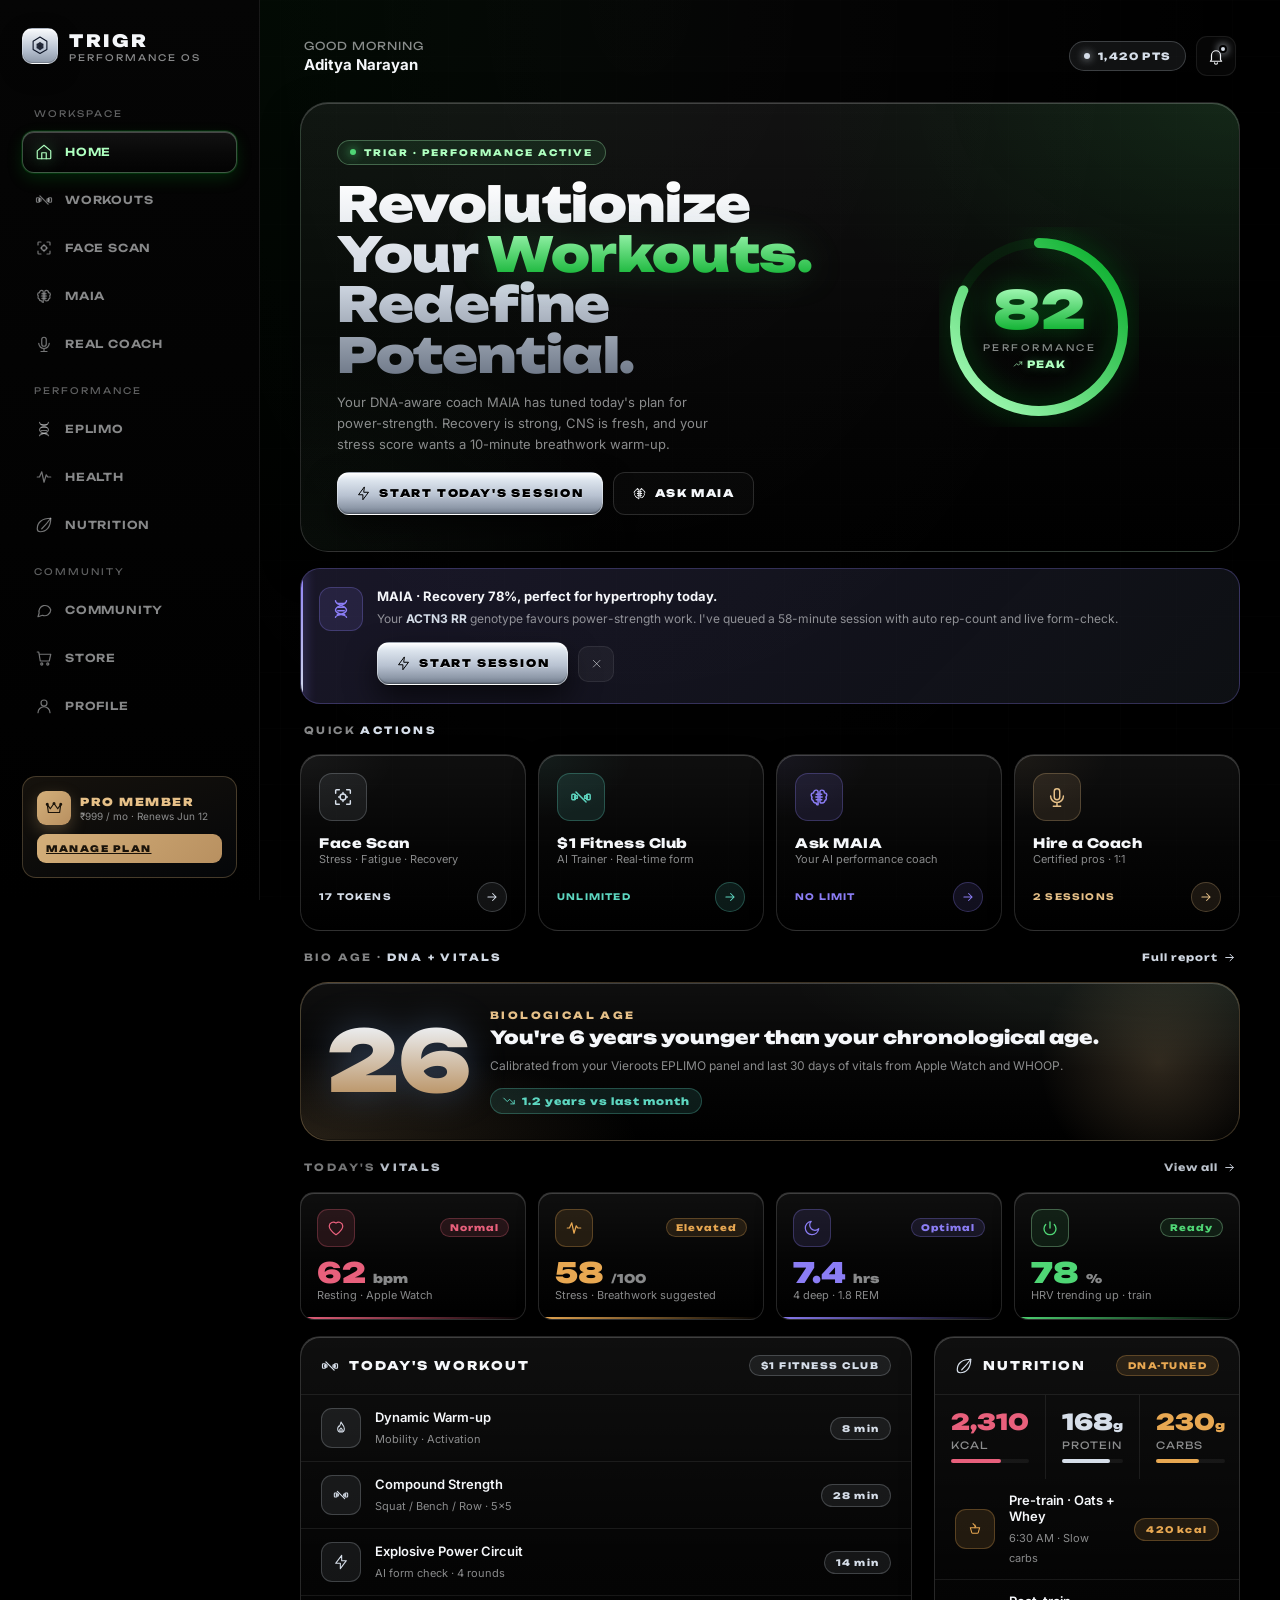
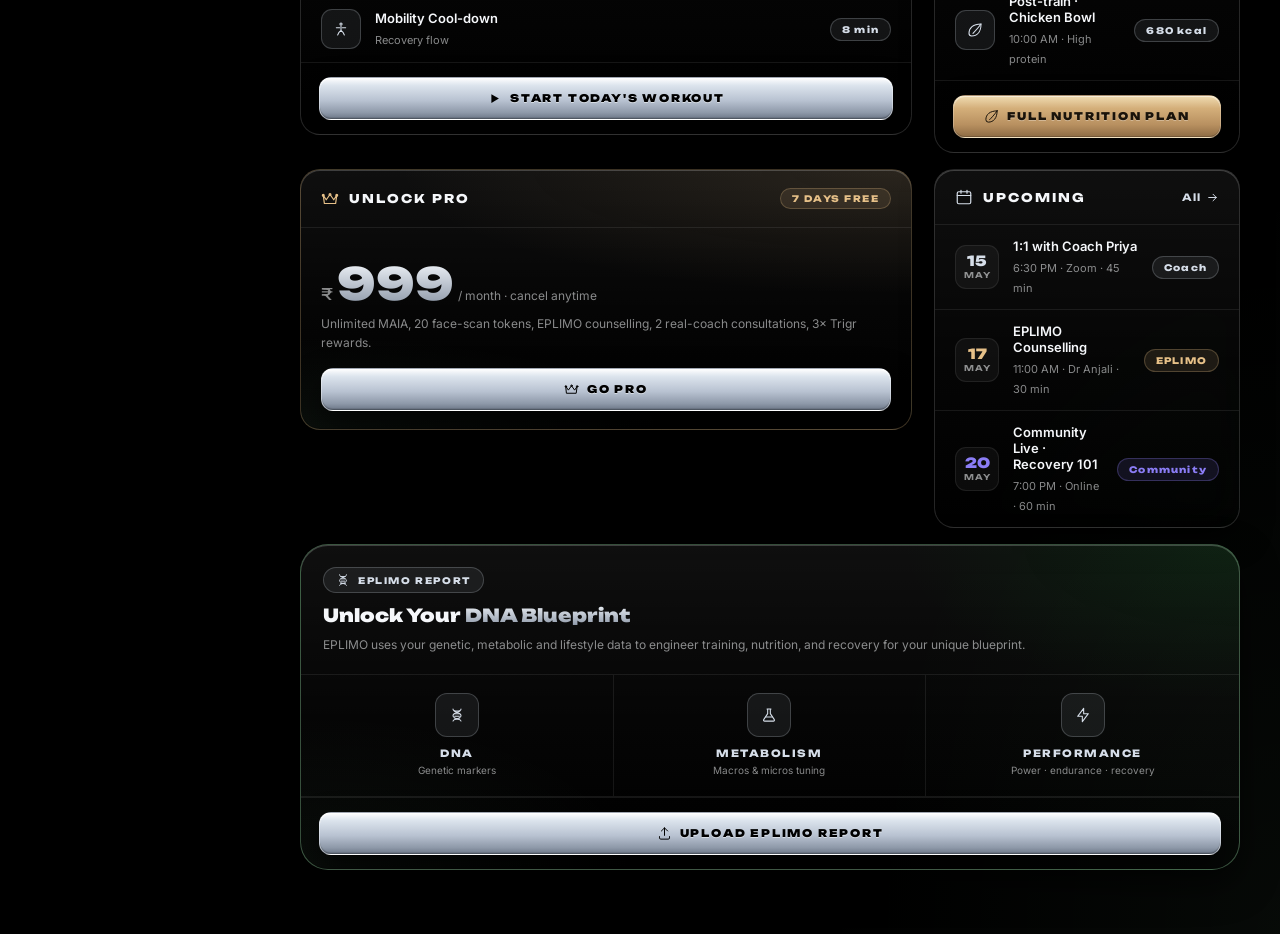
<file: index.html>
<!DOCTYPE html>
<html lang="en">
<head>
<meta charset="UTF-8"/>
<meta name="viewport" content="width=device-width, initial-scale=1.0"/>
<title>TRIGR — Home</title>
<link href="https://fonts.googleapis.com/css2?family=Unbounded:wght@300;400;500;600;700;800;900&family=Inter:wght@300;400;500;600;700;800&display=swap" rel="stylesheet"/>
<link rel="stylesheet" href="styles.css"/>
<script src="icons.js" defer></script>
</head>
<body>

<div class="app">

  <!-- SIDEBAR (desktop) -->
  <aside class="sidebar">
    <div class="sb-brand">
      <div class="sb-mark"><svg class="ic ic-22"><use href="#i-logo"/></svg></div>
      <div>
        <div class="sb-name">TRIGR</div>
        <div class="sb-sub">Performance OS</div>
      </div>
    </div>

    <div class="sb-section">Workspace</div>
    <a href="index.html"     class="sb-link active"><svg class="ic"><use href="#i-home"/></svg>Home</a>
    <a href="workout.html"   class="sb-link"><svg class="ic"><use href="#i-dumbbell"/></svg>Workouts</a>
    <a href="scan.html"      class="sb-link"><svg class="ic"><use href="#i-scan"/></svg>Face Scan</a>
    <a href="maia.html"      class="sb-link"><svg class="ic"><use href="#i-brain"/></svg>MAIA</a>
    <a href="coach.html"     class="sb-link"><svg class="ic"><use href="#i-mic"/></svg>Real Coach</a>

    <div class="sb-section">Performance</div>
    <a href="eplimo.html"    class="sb-link"><svg class="ic"><use href="#i-dna"/></svg>EPLIMO</a>
    <a href="health.html"    class="sb-link"><svg class="ic"><use href="#i-pulse"/></svg>Health</a>
    <a href="diet.html"      class="sb-link"><svg class="ic"><use href="#i-leaf"/></svg>Nutrition</a>

    <div class="sb-section">Community</div>
    <a href="community.html" class="sb-link"><svg class="ic"><use href="#i-message"/></svg>Community</a>
    <a href="store.html"     class="sb-link"><svg class="ic"><use href="#i-cart"/></svg>Store</a>
    <a href="profile.html"   class="sb-link"><svg class="ic"><use href="#i-user"/></svg>Profile</a>

    <div class="sb-plan">
      <div class="sb-plan-row">
        <div class="sb-plan-ic"><svg class="ic ic-18"><use href="#i-crown"/></svg></div>
        <div>
          <div class="sb-plan-name">PRO MEMBER</div>
          <div class="sb-plan-meta">₹999 / mo · Renews Jun 12</div>
        </div>
      </div>
      <a href="upgrade.html" class="sb-plan-btn">Manage Plan</a>
    </div>
  </aside>

  <!-- MAIN -->
  <main class="main">
  <div class="main-wrap">

    <!-- TOP BAR -->
    <div class="topbar">
      <div class="tb-left">
        <div class="tb-menu"><svg class="ic ic-18"><use href="#i-menu"/></svg></div>
        <div class="tb-mark">
          <div class="sb-mark"><svg class="ic ic-18"><use href="#i-logo"/></svg></div>
          <div class="tb-name">TRIGR</div>
        </div>
        <div class="tb-greet">
          <div class="tg-hey">Good morning</div>
          <div class="tg-name">Aditya Narayan</div>
        </div>
      </div>
      <div class="tb-right">
        <span class="pill"><span class="dot"></span>1,420 PTS</span>
        <button class="icon-btn"><svg class="ic ic-18"><use href="#i-bell"/></svg><span class="nd"></span></button>
      </div>
    </div>

    <div class="stack">

      <!-- HERO -->
      <section class="hero">
        <div class="hero-grid">
          <div>
            <div class="hero-eyebrow"><span class="dot"></span>Trigr · Performance Active</div>
            <h1 class="hero-title">Revolutionize Your <span>Workouts.</span><br/>Redefine Potential.</h1>
            <p class="hero-sub">Your DNA-aware coach MAIA has tuned today's plan for power-strength. Recovery is strong, CNS is fresh, and your stress score wants a 10-minute breathwork warm-up.</p>
            <div class="hero-cta-row">
              <a href="workout.html" class="btn btn-primary inline"><svg class="ic"><use href="#i-bolt"/></svg>Start Today's Session</a>
              <a href="maia.html"    class="btn btn-ghost inline"><svg class="ic"><use href="#i-brain"/></svg>Ask MAIA</a>
            </div>
          </div>

          <div class="ring-wrap">
            <div class="ring">
              <svg viewBox="0 0 200 200">
                <circle cx="100" cy="100" r="84" fill="none" stroke="rgba(0,170,36,.10)" stroke-width="10"/>
                <circle id="mRing" cx="100" cy="100" r="84" fill="none"
                  stroke="url(#g-ring)" stroke-width="10" stroke-linecap="round"
                  stroke-dasharray="528" stroke-dashoffset="528"
                  style="transition:stroke-dashoffset 1.4s cubic-bezier(.4,0,.2,1); filter: drop-shadow(0 0 14px rgba(0,170,36,.45))"/>
                <defs>
                  <linearGradient id="g-ring" x1="0" y1="0" x2="1" y2="1">
                    <stop offset="0%" stop-color="#AEFFBF"/>
                    <stop offset="100%" stop-color="#00AA24"/>
                  </linearGradient>
                </defs>
              </svg>
              <div class="ring-center">
                <div class="ring-val">82</div>
                <div class="ring-lbl">Performance</div>
                <div class="ring-sub"><svg class="ic"><use href="#i-trend-up"/></svg>Peak</div>
              </div>
            </div>
          </div>
        </div>
      </section>

      <!-- MAIA INSIGHT BANNER -->
      <div class="banner" id="banner">
        <div class="banner-ic"><svg class="ic"><use href="#i-dna"/></svg></div>
        <div class="banner-body">
          <strong>MAIA · Recovery 78%, perfect for hypertrophy today.</strong>
          <p>Your <b>ACTN3 RR</b> genotype favours power-strength work. I've queued a 58-minute session with auto rep-count and live form-check.</p>
          <div class="banner-cta">
            <a href="workout.html" class="btn btn-primary inline"><svg class="ic"><use href="#i-bolt"/></svg>Start Session</a>
            <button class="banner-x" onclick="document.getElementById('banner').style.display='none'"><svg class="ic"><use href="#i-close"/></svg></button>
          </div>
        </div>
      </div>

      <!-- QUICK ACTIONS -->
      <div class="sec-head"><div class="sec-eyebrow">Quick <b>Actions</b></div></div>
      <div class="actions">
        <a href="scan.html" class="action tone-trigr">
          <div class="action-head"><div class="action-ic"><svg class="ic"><use href="#i-scan"/></svg></div></div>
          <div><div class="action-title">Face Scan</div><div class="action-sub">Stress · Fatigue · Recovery</div></div>
          <div class="action-meta"><span class="action-pill">17 Tokens</span><span class="action-arr"><svg class="ic ic-14"><use href="#i-arrow-right"/></svg></span></div>
        </a>
        <a href="workout.html" class="action tone-teal">
          <div class="action-head"><div class="action-ic"><svg class="ic"><use href="#i-dumbbell"/></svg></div></div>
          <div><div class="action-title">$1 Fitness Club</div><div class="action-sub">AI Trainer · Real-time form</div></div>
          <div class="action-meta"><span class="action-pill">Unlimited</span><span class="action-arr"><svg class="ic ic-14"><use href="#i-arrow-right"/></svg></span></div>
        </a>
        <a href="maia.html" class="action tone-purple">
          <div class="action-head"><div class="action-ic"><svg class="ic"><use href="#i-brain"/></svg></div></div>
          <div><div class="action-title">Ask MAIA</div><div class="action-sub">Your AI performance coach</div></div>
          <div class="action-meta"><span class="action-pill">No Limit</span><span class="action-arr"><svg class="ic ic-14"><use href="#i-arrow-right"/></svg></span></div>
        </a>
        <a href="coach.html" class="action tone-gold">
          <div class="action-head"><div class="action-ic"><svg class="ic"><use href="#i-mic"/></svg></div></div>
          <div><div class="action-title">Hire a Coach</div><div class="action-sub">Certified pros · 1:1</div></div>
          <div class="action-meta"><span class="action-pill">2 Sessions</span><span class="action-arr"><svg class="ic ic-14"><use href="#i-arrow-right"/></svg></span></div>
        </a>
      </div>

      <!-- BIO AGE -->
      <div class="sec-head"><div class="sec-eyebrow">Bio Age · <b>DNA + Vitals</b></div><a href="health.html" class="sec-link">Full report<svg class="ic"><use href="#i-arrow-right"/></svg></a></div>
      <section class="bioage">
        <div class="bioage-row">
          <div class="bioage-num">26</div>
          <div class="bioage-info">
            <div class="bioage-eyebrow">Biological Age</div>
            <h3>You're 6 years younger than your chronological age.</h3>
            <p>Calibrated from your Vieroots EPLIMO panel and last 30 days of vitals from Apple Watch and WHOOP.</p>
            <span class="bioage-delta"><svg class="ic ic-14"><use href="#i-trend-down"/></svg>1.2 years vs last month</span>
          </div>
        </div>
      </section>

      <!-- VITALS TILES -->
      <div class="sec-head"><div class="sec-eyebrow">Today's <b>Vitals</b></div><a href="health.html" class="sec-link">View all<svg class="ic"><use href="#i-arrow-right"/></svg></a></div>
      <div class="tile-grid">
        <div class="tile tone-rose">
          <div class="tile-head"><div class="tile-ic"><svg class="ic"><use href="#i-heart"/></svg></div><span class="tile-badge">Normal</span></div>
          <div><div class="tile-val">62<small> bpm</small></div><div class="tile-hint">Resting · Apple Watch</div></div>
        </div>
        <div class="tile tone-amber">
          <div class="tile-head"><div class="tile-ic"><svg class="ic"><use href="#i-pulse"/></svg></div><span class="tile-badge">Elevated</span></div>
          <div><div class="tile-val">58<small> /100</small></div><div class="tile-hint">Stress · Breathwork suggested</div></div>
        </div>
        <div class="tile tone-purple">
          <div class="tile-head"><div class="tile-ic"><svg class="ic"><use href="#i-moon"/></svg></div><span class="tile-badge">Optimal</span></div>
          <div><div class="tile-val">7.4<small> hrs</small></div><div class="tile-hint">4 deep · 1.8 REM</div></div>
        </div>
        <div class="tile tone-green">
          <div class="tile-head"><div class="tile-ic"><svg class="ic"><use href="#i-power"/></svg></div><span class="tile-badge">Ready</span></div>
          <div><div class="tile-val">78<small> %</small></div><div class="tile-hint">HRV trending up · train</div></div>
        </div>
      </div>

      <!-- 2-COL: Today's workout + Diet -->
      <div class="layout-2col">
        <section class="card">
          <div class="card-head"><div class="ch-left"><svg class="ic ic-18"><use href="#i-dumbbell"/></svg><h3>Today's Workout</h3></div><span class="tag">$1 Fitness Club</span></div>
          <div class="rows">
            <div class="rrow"><div class="rrow-ic tone-trigr"><svg class="ic"><use href="#i-fire"/></svg></div><div class="rrow-info"><strong>Dynamic Warm-up</strong><span>Mobility · Activation</span></div><span class="rrow-pill">8 min</span></div>
            <div class="rrow"><div class="rrow-ic tone-trigr"><svg class="ic"><use href="#i-dumbbell"/></svg></div><div class="rrow-info"><strong>Compound Strength</strong><span>Squat / Bench / Row · 5×5</span></div><span class="rrow-pill">28 min</span></div>
            <div class="rrow"><div class="rrow-ic tone-trigr"><svg class="ic"><use href="#i-bolt"/></svg></div><div class="rrow-info"><strong>Explosive Power Circuit</strong><span>AI form check · 4 rounds</span></div><span class="rrow-pill">14 min</span></div>
            <div class="rrow"><div class="rrow-ic tone-trigr"><svg class="ic"><use href="#i-stretch"/></svg></div><div class="rrow-info"><strong>Mobility Cool-down</strong><span>Recovery flow</span></div><span class="rrow-pill">8 min</span></div>
          </div>
          <div class="card-foot"><a href="workout.html" class="btn btn-primary"><svg class="ic"><use href="#i-play"/></svg>Start Today's Workout</a></div>
        </section>

        <section class="card">
          <div class="card-head"><div class="ch-left"><svg class="ic ic-18"><use href="#i-leaf"/></svg><h3>Nutrition</h3></div><span class="tag amber">DNA-Tuned</span></div>
          <div class="macro-grid">
            <div class="macro">
              <div class="macro-val" style="color:var(--rose)">2,310</div>
              <div class="macro-lbl">Kcal</div>
              <div class="macro-bar"><div class="macro-fill" style="width:64%;background:var(--rose)"></div></div>
            </div>
            <div class="macro">
              <div class="macro-val" style="color:var(--trigr)">168<small style="font-size:12px">g</small></div>
              <div class="macro-lbl">Protein</div>
              <div class="macro-bar"><div class="macro-fill" style="width:78%;background:var(--trigr)"></div></div>
            </div>
            <div class="macro">
              <div class="macro-val" style="color:var(--amber)">230<small style="font-size:12px">g</small></div>
              <div class="macro-lbl">Carbs</div>
              <div class="macro-bar"><div class="macro-fill" style="width:62%;background:var(--amber)"></div></div>
            </div>
          </div>
          <div class="rows">
            <div class="rrow"><div class="rrow-ic tone-amber"><svg class="ic"><use href="#i-mortar"/></svg></div><div class="rrow-info"><strong>Pre-train · Oats + Whey</strong><span>6:30 AM · Slow carbs</span></div><span class="rrow-pill tone-amber">420 kcal</span></div>
            <div class="rrow"><div class="rrow-ic tone-trigr"><svg class="ic"><use href="#i-leaf"/></svg></div><div class="rrow-info"><strong>Post-train · Chicken Bowl</strong><span>10:00 AM · High protein</span></div><span class="rrow-pill">680 kcal</span></div>
          </div>
          <div class="card-foot"><a href="diet.html" class="btn btn-gold"><svg class="ic"><use href="#i-leaf"/></svg>Full Nutrition Plan</a></div>
        </section>
      </div>

      <!-- 2-COL: Upgrade + Upcoming -->
      <div class="layout-2col">
        <section class="card luxe">
          <div class="card-head"><div class="ch-left"><svg class="ic ic-18" style="color:var(--gold3)"><use href="#i-crown"/></svg><h3>Unlock Pro</h3></div><span class="tag gold">7 Days Free</span></div>
          <div class="card-pad">
            <div class="plan-price-row">
              <span class="plan-sym">₹</span>
              <span class="plan-amt">999</span>
              <span class="plan-per">/ month · cancel anytime</span>
            </div>
            <p style="font-size:12px;color:var(--muted);line-height:1.6;margin:8px 0 16px">Unlimited MAIA, 20 face-scan tokens, EPLIMO counselling, 2 real-coach consultations, 3× Trigr rewards.</p>
            <a href="upgrade.html" class="btn btn-primary"><svg class="ic"><use href="#i-crown"/></svg>Go Pro</a>
          </div>
        </section>

        <section class="card">
          <div class="card-head"><div class="ch-left"><svg class="ic ic-18"><use href="#i-calendar"/></svg><h3>Upcoming</h3></div><a href="#" class="sec-link">All<svg class="ic"><use href="#i-arrow-right"/></svg></a></div>
          <div class="rows">
            <div class="rrow"><div class="rrow-date"><div class="d">15</div><div class="m">MAY</div></div><div class="rrow-info"><strong>1:1 with Coach Priya</strong><span>6:30 PM · Zoom · 45 min</span></div><span class="rrow-pill">Coach</span></div>
            <div class="rrow"><div class="rrow-date"><div class="d" style="color:var(--gold3)">17</div><div class="m">MAY</div></div><div class="rrow-info"><strong>EPLIMO Counselling</strong><span>11:00 AM · Dr Anjali · 30 min</span></div><span class="rrow-pill tone-gold">EPLIMO</span></div>
            <div class="rrow"><div class="rrow-date"><div class="d" style="color:var(--purple)">20</div><div class="m">MAY</div></div><div class="rrow-info"><strong>Community Live · Recovery 101</strong><span>7:00 PM · Online · 60 min</span></div><span class="rrow-pill tone-purple">Community</span></div>
          </div>
        </section>
      </div>

      <!-- EPLIMO TEASER -->
      <section class="eplimo-card">
        <div class="eplimo-head">
          <div class="eplimo-vbadge"><svg class="ic ic-14"><use href="#i-dna"/></svg>EPLIMO Report</div>
          <h3>Unlock Your <span>DNA Blueprint</span></h3>
          <p>EPLIMO uses your genetic, metabolic and lifestyle data to engineer training, nutrition, and recovery for your unique blueprint.</p>
        </div>
        <div class="pillars">
          <div class="pillar"><div class="pillar-ic"><svg class="ic"><use href="#i-dna"/></svg></div><div class="pillar-name">DNA</div><div class="pillar-sub">Genetic markers</div></div>
          <div class="pillar"><div class="pillar-ic"><svg class="ic"><use href="#i-flask"/></svg></div><div class="pillar-name">Metabolism</div><div class="pillar-sub">Macros & micros tuning</div></div>
          <div class="pillar"><div class="pillar-ic"><svg class="ic"><use href="#i-bolt"/></svg></div><div class="pillar-name">Performance</div><div class="pillar-sub">Power · endurance · recovery</div></div>
        </div>
        <div class="card-foot"><a href="eplimo.html" class="btn btn-primary"><svg class="ic"><use href="#i-upload"/></svg>Upload EPLIMO Report</a></div>
      </section>

    </div>
  </div>
  </main>

  <!-- BOTTOM NAV (mobile) -->
  <nav class="bottom-nav">
    <a href="index.html"   class="bn-item on"><svg class="ic"><use href="#i-home"/></svg>Home</a>
    <a href="workout.html" class="bn-item"><svg class="ic"><use href="#i-dumbbell"/></svg>Move</a>
    <a href="scan.html"    class="bn-item"><svg class="ic"><use href="#i-scan"/></svg>Scan</a>
    <a href="maia.html"    class="bn-item"><svg class="ic"><use href="#i-brain"/></svg>MAIA</a>
    <a href="profile.html" class="bn-item"><svg class="ic"><use href="#i-user"/></svg>Profile</a>
  </nav>

</div>

<script>
window.addEventListener('load', () => {
  const r = document.getElementById('mRing');
  if (r) {
    const C = 2 * Math.PI * 84;
    setTimeout(() => { r.setAttribute('stroke-dashoffset', C * (1 - 0.82)); }, 400);
  }
});
</script>
</body>
</html>
</file>
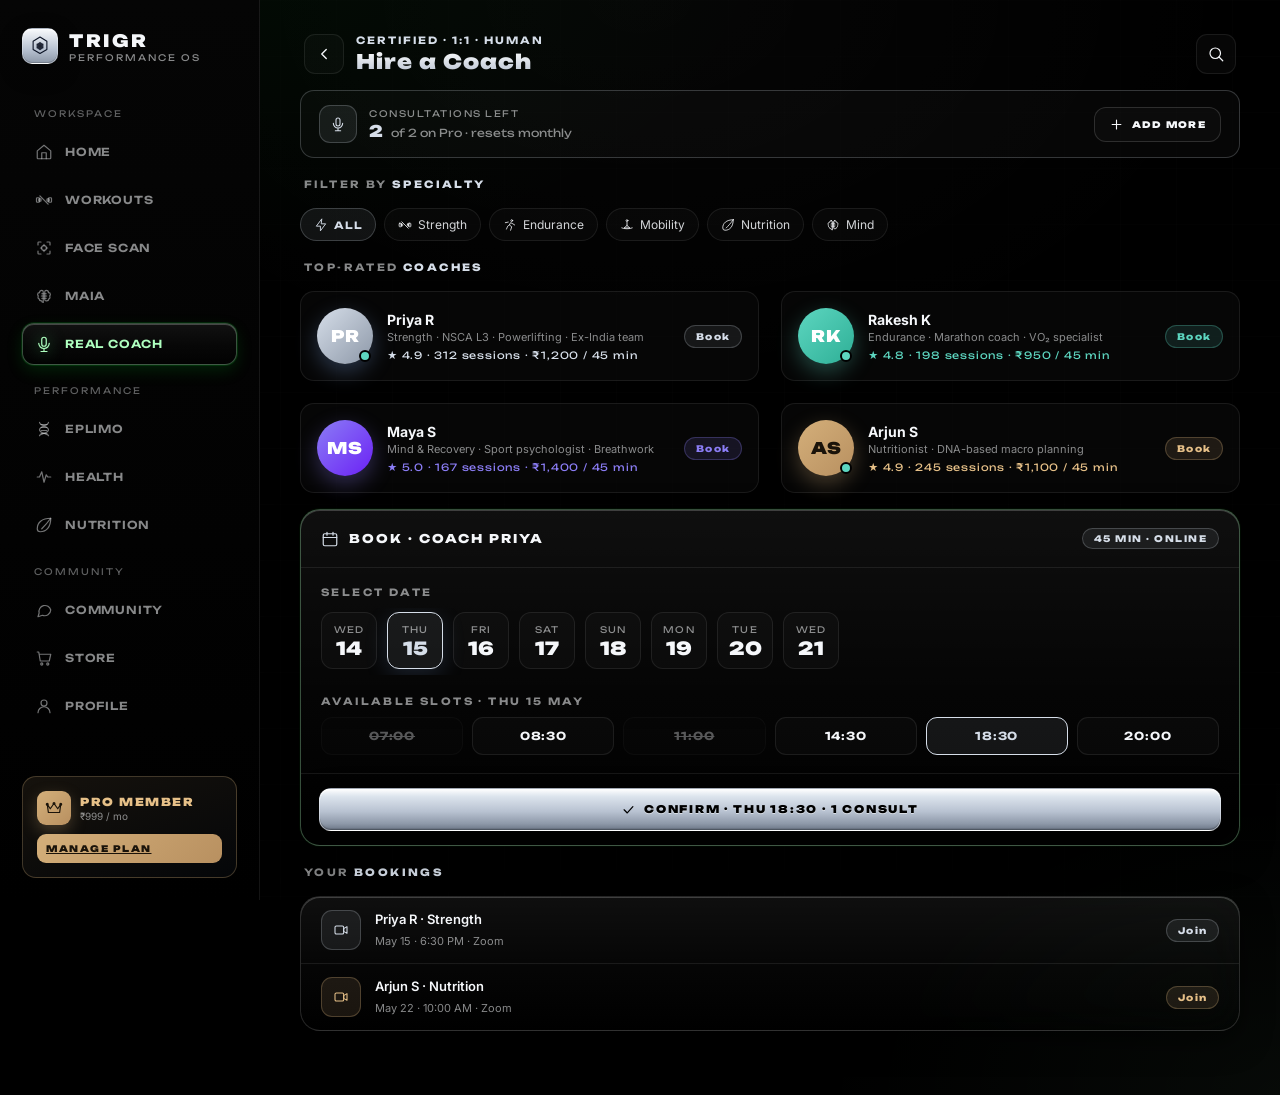
<file: coach.html>
<!DOCTYPE html>
<html lang="en">
<head>
<meta charset="UTF-8"/>
<meta name="viewport" content="width=device-width, initial-scale=1.0"/>
<title>TRIGR — Hire a Coach</title>
<link href="https://fonts.googleapis.com/css2?family=Unbounded:wght@300;400;500;600;700;800;900&family=Inter:wght@300;400;500;600;700;800&display=swap" rel="stylesheet"/>
<link rel="stylesheet" href="styles.css"/>
<script src="icons.js" defer></script>
</head>
<body>
<div class="app">

  <aside class="sidebar">
    <div class="sb-brand">
      <div class="sb-mark"><svg class="ic ic-22"><use href="#i-logo"/></svg></div>
      <div><div class="sb-name">TRIGR</div><div class="sb-sub">Performance OS</div></div>
    </div>
    <div class="sb-section">Workspace</div>
    <a href="index.html"     class="sb-link"><svg class="ic"><use href="#i-home"/></svg>Home</a>
    <a href="workout.html"   class="sb-link"><svg class="ic"><use href="#i-dumbbell"/></svg>Workouts</a>
    <a href="scan.html"      class="sb-link"><svg class="ic"><use href="#i-scan"/></svg>Face Scan</a>
    <a href="maia.html"      class="sb-link"><svg class="ic"><use href="#i-brain"/></svg>MAIA</a>
    <a href="coach.html"     class="sb-link active"><svg class="ic"><use href="#i-mic"/></svg>Real Coach</a>
    <div class="sb-section">Performance</div>
    <a href="eplimo.html"    class="sb-link"><svg class="ic"><use href="#i-dna"/></svg>EPLIMO</a>
    <a href="health.html"    class="sb-link"><svg class="ic"><use href="#i-pulse"/></svg>Health</a>
    <a href="diet.html"      class="sb-link"><svg class="ic"><use href="#i-leaf"/></svg>Nutrition</a>
    <div class="sb-section">Community</div>
    <a href="community.html" class="sb-link"><svg class="ic"><use href="#i-message"/></svg>Community</a>
    <a href="store.html"     class="sb-link"><svg class="ic"><use href="#i-cart"/></svg>Store</a>
    <a href="profile.html"   class="sb-link"><svg class="ic"><use href="#i-user"/></svg>Profile</a>
    <div class="sb-plan">
      <div class="sb-plan-row">
        <div class="sb-plan-ic"><svg class="ic ic-18"><use href="#i-crown"/></svg></div>
        <div><div class="sb-plan-name">PRO MEMBER</div><div class="sb-plan-meta">₹999 / mo</div></div>
      </div>
      <a href="upgrade.html" class="sb-plan-btn">Manage Plan</a>
    </div>
  </aside>

  <main class="main"><div class="main-wrap">

    <div class="page-header">
      <a href="index.html" class="back-btn"><svg class="ic ic-18"><use href="#i-chevron-left"/></svg></a>
      <div class="page-title"><div class="pt-eyebrow">Certified · 1:1 · Human</div><h1>Hire a Coach</h1></div>
      <button class="icon-btn"><svg class="ic ic-18"><use href="#i-search"/></svg></button>
    </div>

    <div class="stack">

      <!-- Consultations balance -->
      <div class="tokens-row">
        <div class="tr-left">
          <div class="tr-ic"><svg class="ic"><use href="#i-mic"/></svg></div>
          <div>
            <div class="tr-lbl">Consultations Left</div>
            <div class="tr-val">2 <small>of 2 on Pro · resets monthly</small></div>
          </div>
        </div>
        <a href="upgrade.html" class="btn btn-ghost btn-sm inline"><svg class="ic"><use href="#i-plus"/></svg>Add More</a>
      </div>

      <!-- Filters -->
      <div class="sec-head"><div class="sec-eyebrow">Filter by <b>Specialty</b></div></div>
      <div class="chip-row">
        <span class="chip active"><svg class="ic ic-14"><use href="#i-bolt"/></svg>All</span>
        <span class="chip"><svg class="ic ic-14"><use href="#i-dumbbell"/></svg>Strength</span>
        <span class="chip"><svg class="ic ic-14"><use href="#i-running"/></svg>Endurance</span>
        <span class="chip"><svg class="ic ic-14"><use href="#i-yoga"/></svg>Mobility</span>
        <span class="chip"><svg class="ic ic-14"><use href="#i-leaf"/></svg>Nutrition</span>
        <span class="chip"><svg class="ic ic-14"><use href="#i-brain"/></svg>Mind</span>
      </div>

      <!-- Coach grid -->
      <div class="sec-head"><div class="sec-eyebrow">Top-Rated <b>Coaches</b></div></div>
      <div class="layout-2col-equal">
        <div class="coach-card">
          <div class="coach-av online">PR</div>
          <div class="coach-info">
            <strong>Priya R</strong>
            <div class="role">Strength · NSCA L3 · Powerlifting · Ex-India team</div>
            <div class="stats">★ 4.9 · 312 sessions · ₹1,200 / 45 min</div>
          </div>
          <span class="rrow-pill">Book</span>
        </div>
        <div class="coach-card">
          <div class="coach-av online tone-teal">RK</div>
          <div class="coach-info">
            <strong>Rakesh K</strong>
            <div class="role">Endurance · Marathon coach · VO₂ specialist</div>
            <div class="stats" style="color:var(--teal)">★ 4.8 · 198 sessions · ₹950 / 45 min</div>
          </div>
          <span class="rrow-pill tone-teal">Book</span>
        </div>
        <div class="coach-card">
          <div class="coach-av tone-purple">MS</div>
          <div class="coach-info">
            <strong>Maya S</strong>
            <div class="role">Mind & Recovery · Sport psychologist · Breathwork</div>
            <div class="stats" style="color:var(--purple)">★ 5.0 · 167 sessions · ₹1,400 / 45 min</div>
          </div>
          <span class="rrow-pill tone-purple">Book</span>
        </div>
        <div class="coach-card">
          <div class="coach-av online tone-gold">AS</div>
          <div class="coach-info">
            <strong>Arjun S</strong>
            <div class="role">Nutritionist · DNA-based macro planning</div>
            <div class="stats" style="color:var(--gold3)">★ 4.9 · 245 sessions · ₹1,100 / 45 min</div>
          </div>
          <span class="rrow-pill tone-gold">Book</span>
        </div>
      </div>

      <!-- Booking UI -->
      <section class="card accent">
        <div class="card-head"><div class="ch-left"><svg class="ic ic-18"><use href="#i-calendar"/></svg><h3>Book · Coach Priya</h3></div><span class="tag">45 min · Online</span></div>
        <div class="card-pad" style="display:flex;flex-direction:column;gap:20px">
          <div>
            <div class="sec-eyebrow" style="margin-bottom:10px">Select Date</div>
            <div class="cal-strip">
              <div class="cal-day"><div class="cd">Wed</div><div class="cn">14</div></div>
              <div class="cal-day sel"><div class="cd">Thu</div><div class="cn">15</div></div>
              <div class="cal-day"><div class="cd">Fri</div><div class="cn">16</div></div>
              <div class="cal-day"><div class="cd">Sat</div><div class="cn">17</div></div>
              <div class="cal-day"><div class="cd">Sun</div><div class="cn">18</div></div>
              <div class="cal-day"><div class="cd">Mon</div><div class="cn">19</div></div>
              <div class="cal-day"><div class="cd">Tue</div><div class="cn">20</div></div>
              <div class="cal-day"><div class="cd">Wed</div><div class="cn">21</div></div>
            </div>
          </div>
          <div>
            <div class="sec-eyebrow" style="margin-bottom:10px">Available Slots · Thu 15 May</div>
            <div class="slots">
              <div class="slot gone">07:00</div>
              <div class="slot">08:30</div>
              <div class="slot gone">11:00</div>
              <div class="slot">14:30</div>
              <div class="slot sel">18:30</div>
              <div class="slot">20:00</div>
            </div>
          </div>
        </div>
        <div class="card-foot"><button class="btn btn-primary"><svg class="ic"><use href="#i-check"/></svg>Confirm · Thu 18:30 · 1 Consult</button></div>
      </section>

      <!-- Your bookings -->
      <div class="sec-head"><div class="sec-eyebrow">Your <b>Bookings</b></div></div>
      <section class="card">
        <div class="rows">
          <div class="rrow"><div class="rrow-ic tone-trigr"><svg class="ic"><use href="#i-video"/></svg></div><div class="rrow-info"><strong>Priya R · Strength</strong><span>May 15 · 6:30 PM · Zoom</span></div><span class="rrow-pill">Join</span></div>
          <div class="rrow"><div class="rrow-ic tone-gold"><svg class="ic"><use href="#i-video"/></svg></div><div class="rrow-info"><strong>Arjun S · Nutrition</strong><span>May 22 · 10:00 AM · Zoom</span></div><span class="rrow-pill tone-gold">Join</span></div>
        </div>
      </section>

    </div>

  </div></main>

  <nav class="bottom-nav">
    <a href="index.html"   class="bn-item"><svg class="ic"><use href="#i-home"/></svg>Home</a>
    <a href="workout.html" class="bn-item"><svg class="ic"><use href="#i-dumbbell"/></svg>Move</a>
    <a href="scan.html"    class="bn-item"><svg class="ic"><use href="#i-scan"/></svg>Scan</a>
    <a href="maia.html"    class="bn-item"><svg class="ic"><use href="#i-brain"/></svg>MAIA</a>
    <a href="profile.html" class="bn-item"><svg class="ic"><use href="#i-user"/></svg>Profile</a>
  </nav>

</div>
</body>
</html>
</file>
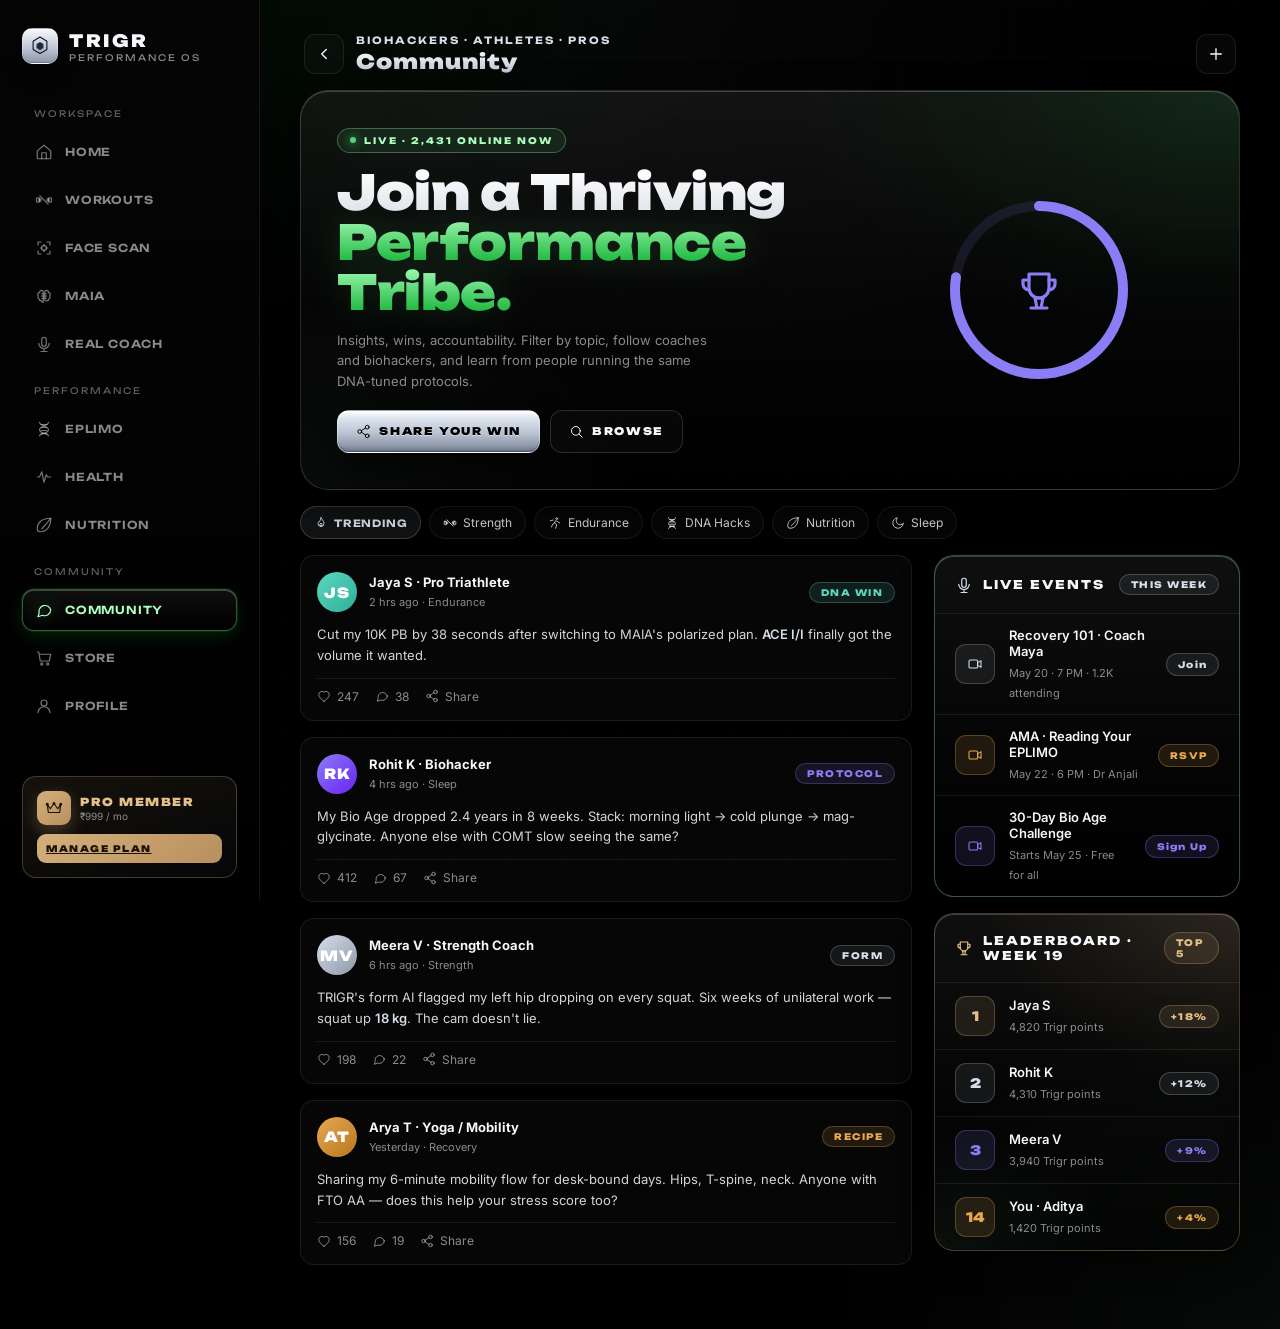
<file: community.html>
<!DOCTYPE html>
<html lang="en">
<head>
<meta charset="UTF-8"/>
<meta name="viewport" content="width=device-width, initial-scale=1.0"/>
<title>TRIGR — Community</title>
<link href="https://fonts.googleapis.com/css2?family=Unbounded:wght@300;400;500;600;700;800;900&family=Inter:wght@300;400;500;600;700;800&display=swap" rel="stylesheet"/>
<link rel="stylesheet" href="styles.css"/>
<script src="icons.js" defer></script>
</head>
<body>
<div class="app">

  <aside class="sidebar">
    <div class="sb-brand">
      <div class="sb-mark"><svg class="ic ic-22"><use href="#i-logo"/></svg></div>
      <div><div class="sb-name">TRIGR</div><div class="sb-sub">Performance OS</div></div>
    </div>
    <div class="sb-section">Workspace</div>
    <a href="index.html"     class="sb-link"><svg class="ic"><use href="#i-home"/></svg>Home</a>
    <a href="workout.html"   class="sb-link"><svg class="ic"><use href="#i-dumbbell"/></svg>Workouts</a>
    <a href="scan.html"      class="sb-link"><svg class="ic"><use href="#i-scan"/></svg>Face Scan</a>
    <a href="maia.html"      class="sb-link"><svg class="ic"><use href="#i-brain"/></svg>MAIA</a>
    <a href="coach.html"     class="sb-link"><svg class="ic"><use href="#i-mic"/></svg>Real Coach</a>
    <div class="sb-section">Performance</div>
    <a href="eplimo.html"    class="sb-link"><svg class="ic"><use href="#i-dna"/></svg>EPLIMO</a>
    <a href="health.html"    class="sb-link"><svg class="ic"><use href="#i-pulse"/></svg>Health</a>
    <a href="diet.html"      class="sb-link"><svg class="ic"><use href="#i-leaf"/></svg>Nutrition</a>
    <div class="sb-section">Community</div>
    <a href="community.html" class="sb-link active"><svg class="ic"><use href="#i-message"/></svg>Community</a>
    <a href="store.html"     class="sb-link"><svg class="ic"><use href="#i-cart"/></svg>Store</a>
    <a href="profile.html"   class="sb-link"><svg class="ic"><use href="#i-user"/></svg>Profile</a>
    <div class="sb-plan">
      <div class="sb-plan-row">
        <div class="sb-plan-ic"><svg class="ic ic-18"><use href="#i-crown"/></svg></div>
        <div><div class="sb-plan-name">PRO MEMBER</div><div class="sb-plan-meta">₹999 / mo</div></div>
      </div>
      <a href="upgrade.html" class="sb-plan-btn">Manage Plan</a>
    </div>
  </aside>

  <main class="main"><div class="main-wrap">

    <div class="page-header">
      <a href="index.html" class="back-btn"><svg class="ic ic-18"><use href="#i-chevron-left"/></svg></a>
      <div class="page-title"><div class="pt-eyebrow">Biohackers · Athletes · Pros</div><h1>Community</h1></div>
      <button class="icon-btn"><svg class="ic ic-18"><use href="#i-plus"/></svg></button>
    </div>

    <div class="stack">

      <!-- Hero -->
      <section class="hero">
        <div class="hero-grid">
          <div>
            <div class="hero-eyebrow"><span class="dot"></span>Live · 2,431 online now</div>
            <h1 class="hero-title">Join a Thriving<br/><span>Performance Tribe.</span></h1>
            <p class="hero-sub">Insights, wins, accountability. Filter by topic, follow coaches and biohackers, and learn from people running the same DNA-tuned protocols.</p>
            <div class="hero-cta-row">
              <button class="btn btn-primary inline"><svg class="ic"><use href="#i-share"/></svg>Share Your Win</button>
              <button class="btn btn-ghost inline"><svg class="ic"><use href="#i-search"/></svg>Browse</button>
            </div>
          </div>
          <div class="ring-wrap">
            <div class="ring">
              <svg viewBox="0 0 200 200">
                <circle cx="100" cy="100" r="84" fill="none" stroke="rgba(139,125,245,.12)" stroke-width="10"/>
                <circle cx="100" cy="100" r="84" fill="none" stroke="#8B7DF5" stroke-width="10" stroke-linecap="round" stroke-dasharray="528" stroke-dashoffset="120"/>
              </svg>
              <div class="ring-center"><svg class="ic ic-48" style="color:var(--purple)"><use href="#i-trophy"/></svg></div>
            </div>
          </div>
        </div>
      </section>

      <!-- Filter -->
      <div class="chip-row">
        <span class="chip active"><svg class="ic ic-14"><use href="#i-fire"/></svg>Trending</span>
        <span class="chip"><svg class="ic ic-14"><use href="#i-dumbbell"/></svg>Strength</span>
        <span class="chip"><svg class="ic ic-14"><use href="#i-running"/></svg>Endurance</span>
        <span class="chip"><svg class="ic ic-14"><use href="#i-dna"/></svg>DNA Hacks</span>
        <span class="chip"><svg class="ic ic-14"><use href="#i-leaf"/></svg>Nutrition</span>
        <span class="chip"><svg class="ic ic-14"><use href="#i-moon"/></svg>Sleep</span>
      </div>

      <div class="layout-2col">

        <!-- Feed -->
        <div class="stack">

          <div class="post">
            <div class="post-head">
              <div class="post-av tone-teal">JS</div>
              <div class="post-meta"><strong>Jaya S · Pro Triathlete</strong><span>2 hrs ago · Endurance</span></div>
              <span class="tag teal">DNA Win</span>
            </div>
            <div class="post-body">Cut my 10K PB by 38 seconds after switching to MAIA's polarized plan. <b>ACE I/I</b> finally got the volume it wanted.</div>
            <div class="post-foot"><span><svg class="ic ic-14"><use href="#i-heart"/></svg>247</span><span><svg class="ic ic-14"><use href="#i-message"/></svg>38</span><span><svg class="ic ic-14"><use href="#i-share"/></svg>Share</span></div>
          </div>

          <div class="post">
            <div class="post-head">
              <div class="post-av">RK</div>
              <div class="post-meta"><strong>Rohit K · Biohacker</strong><span>4 hrs ago · Sleep</span></div>
              <span class="tag purple">Protocol</span>
            </div>
            <div class="post-body">My Bio Age dropped 2.4 years in 8 weeks. Stack: morning light → cold plunge → mag-glycinate. Anyone else with COMT slow seeing the same?</div>
            <div class="post-foot"><span><svg class="ic ic-14"><use href="#i-heart"/></svg>412</span><span><svg class="ic ic-14"><use href="#i-message"/></svg>67</span><span><svg class="ic ic-14"><use href="#i-share"/></svg>Share</span></div>
          </div>

          <div class="post">
            <div class="post-head">
              <div class="post-av tone-trigr">MV</div>
              <div class="post-meta"><strong>Meera V · Strength Coach</strong><span>6 hrs ago · Strength</span></div>
              <span class="tag">Form</span>
            </div>
            <div class="post-body">TRIGR's form AI flagged my left hip dropping on every squat. Six weeks of unilateral work — squat up <b>18 kg</b>. The cam doesn't lie.</div>
            <div class="post-foot"><span><svg class="ic ic-14"><use href="#i-heart"/></svg>198</span><span><svg class="ic ic-14"><use href="#i-message"/></svg>22</span><span><svg class="ic ic-14"><use href="#i-share"/></svg>Share</span></div>
          </div>

          <div class="post">
            <div class="post-head">
              <div class="post-av tone-amber">AT</div>
              <div class="post-meta"><strong>Arya T · Yoga / Mobility</strong><span>Yesterday · Recovery</span></div>
              <span class="tag amber">Recipe</span>
            </div>
            <div class="post-body">Sharing my 6-minute mobility flow for desk-bound days. Hips, T-spine, neck. Anyone with FTO AA — does this help your stress score too?</div>
            <div class="post-foot"><span><svg class="ic ic-14"><use href="#i-heart"/></svg>156</span><span><svg class="ic ic-14"><use href="#i-message"/></svg>19</span><span><svg class="ic ic-14"><use href="#i-share"/></svg>Share</span></div>
          </div>

        </div>

        <div class="stack">

          <!-- Live events -->
          <section class="card accent">
            <div class="card-head"><div class="ch-left"><svg class="ic ic-18"><use href="#i-mic"/></svg><h3>Live Events</h3></div><span class="tag">This week</span></div>
            <div class="rows">
              <div class="rrow"><div class="rrow-ic tone-trigr"><svg class="ic"><use href="#i-video"/></svg></div><div class="rrow-info"><strong>Recovery 101 · Coach Maya</strong><span>May 20 · 7 PM · 1.2K attending</span></div><span class="rrow-pill">Join</span></div>
              <div class="rrow"><div class="rrow-ic tone-amber"><svg class="ic"><use href="#i-video"/></svg></div><div class="rrow-info"><strong>AMA · Reading Your EPLIMO</strong><span>May 22 · 6 PM · Dr Anjali</span></div><span class="rrow-pill tone-amber">RSVP</span></div>
              <div class="rrow"><div class="rrow-ic tone-purple"><svg class="ic"><use href="#i-video"/></svg></div><div class="rrow-info"><strong>30-Day Bio Age Challenge</strong><span>Starts May 25 · Free for all</span></div><span class="rrow-pill tone-purple">Sign Up</span></div>
            </div>
          </section>

          <!-- Leaderboard -->
          <section class="card luxe">
            <div class="card-head"><div class="ch-left"><svg class="ic ic-18" style="color:var(--gold3)"><use href="#i-trophy"/></svg><h3>Leaderboard · Week 19</h3></div><span class="tag gold">Top 5</span></div>
            <div class="rows">
              <div class="rrow"><div class="rrow-ic tone-gold"><span style="font-family:var(--f-display);font-weight:900;font-size:13px">1</span></div><div class="rrow-info"><strong>Jaya S</strong><span>4,820 Trigr points</span></div><span class="rrow-pill tone-gold">+18%</span></div>
              <div class="rrow"><div class="rrow-ic tone-trigr"><span style="font-family:var(--f-display);font-weight:900;font-size:13px">2</span></div><div class="rrow-info"><strong>Rohit K</strong><span>4,310 Trigr points</span></div><span class="rrow-pill">+12%</span></div>
              <div class="rrow"><div class="rrow-ic tone-purple"><span style="font-family:var(--f-display);font-weight:900;font-size:13px">3</span></div><div class="rrow-info"><strong>Meera V</strong><span>3,940 Trigr points</span></div><span class="rrow-pill tone-purple">+9%</span></div>
              <div class="rrow"><div class="rrow-ic tone-amber"><span style="font-family:var(--f-display);font-weight:900;font-size:13px">14</span></div><div class="rrow-info"><strong>You · Aditya</strong><span>1,420 Trigr points</span></div><span class="rrow-pill tone-amber">+4%</span></div>
            </div>
          </section>

        </div>
      </div>

    </div>

  </div></main>

  <nav class="bottom-nav">
    <a href="index.html"   class="bn-item"><svg class="ic"><use href="#i-home"/></svg>Home</a>
    <a href="workout.html" class="bn-item"><svg class="ic"><use href="#i-dumbbell"/></svg>Move</a>
    <a href="scan.html"    class="bn-item"><svg class="ic"><use href="#i-scan"/></svg>Scan</a>
    <a href="maia.html"    class="bn-item"><svg class="ic"><use href="#i-brain"/></svg>MAIA</a>
    <a href="profile.html" class="bn-item"><svg class="ic"><use href="#i-user"/></svg>Profile</a>
  </nav>

</div>
</body>
</html>
</file>
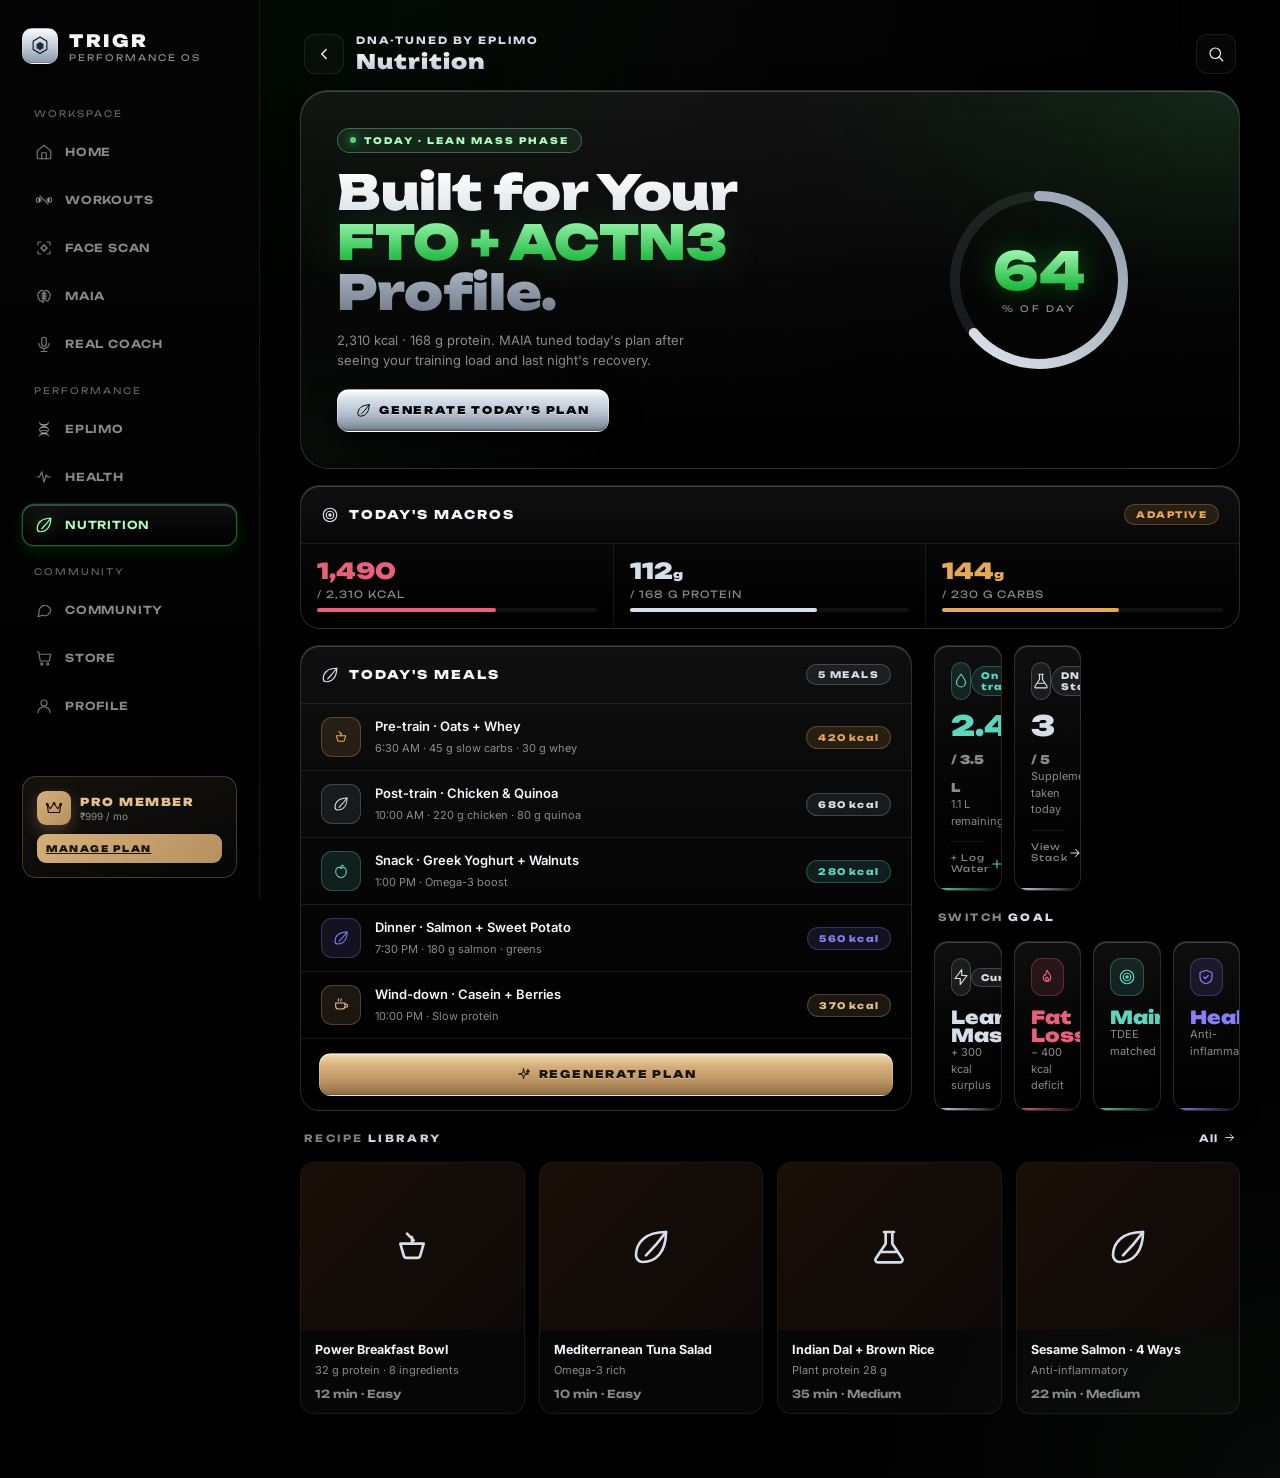
<file: diet.html>
<!DOCTYPE html>
<html lang="en">
<head>
<meta charset="UTF-8"/>
<meta name="viewport" content="width=device-width, initial-scale=1.0"/>
<title>TRIGR — Nutrition</title>
<link href="https://fonts.googleapis.com/css2?family=Unbounded:wght@300;400;500;600;700;800;900&family=Inter:wght@300;400;500;600;700;800&display=swap" rel="stylesheet"/>
<link rel="stylesheet" href="styles.css"/>
<script src="icons.js" defer></script>
</head>
<body>
<div class="app">

  <aside class="sidebar">
    <div class="sb-brand">
      <div class="sb-mark"><svg class="ic ic-22"><use href="#i-logo"/></svg></div>
      <div><div class="sb-name">TRIGR</div><div class="sb-sub">Performance OS</div></div>
    </div>
    <div class="sb-section">Workspace</div>
    <a href="index.html"     class="sb-link"><svg class="ic"><use href="#i-home"/></svg>Home</a>
    <a href="workout.html"   class="sb-link"><svg class="ic"><use href="#i-dumbbell"/></svg>Workouts</a>
    <a href="scan.html"      class="sb-link"><svg class="ic"><use href="#i-scan"/></svg>Face Scan</a>
    <a href="maia.html"      class="sb-link"><svg class="ic"><use href="#i-brain"/></svg>MAIA</a>
    <a href="coach.html"     class="sb-link"><svg class="ic"><use href="#i-mic"/></svg>Real Coach</a>
    <div class="sb-section">Performance</div>
    <a href="eplimo.html"    class="sb-link"><svg class="ic"><use href="#i-dna"/></svg>EPLIMO</a>
    <a href="health.html"    class="sb-link"><svg class="ic"><use href="#i-pulse"/></svg>Health</a>
    <a href="diet.html"      class="sb-link active"><svg class="ic"><use href="#i-leaf"/></svg>Nutrition</a>
    <div class="sb-section">Community</div>
    <a href="community.html" class="sb-link"><svg class="ic"><use href="#i-message"/></svg>Community</a>
    <a href="store.html"     class="sb-link"><svg class="ic"><use href="#i-cart"/></svg>Store</a>
    <a href="profile.html"   class="sb-link"><svg class="ic"><use href="#i-user"/></svg>Profile</a>
    <div class="sb-plan">
      <div class="sb-plan-row">
        <div class="sb-plan-ic"><svg class="ic ic-18"><use href="#i-crown"/></svg></div>
        <div><div class="sb-plan-name">PRO MEMBER</div><div class="sb-plan-meta">₹999 / mo</div></div>
      </div>
      <a href="upgrade.html" class="sb-plan-btn">Manage Plan</a>
    </div>
  </aside>

  <main class="main"><div class="main-wrap">

    <div class="page-header">
      <a href="index.html" class="back-btn"><svg class="ic ic-18"><use href="#i-chevron-left"/></svg></a>
      <div class="page-title"><div class="pt-eyebrow">DNA-Tuned by EPLIMO</div><h1>Nutrition</h1></div>
      <button class="icon-btn"><svg class="ic ic-18"><use href="#i-search"/></svg></button>
    </div>

    <div class="stack">

      <!-- Hero -->
      <section class="hero">
        <div class="hero-grid">
          <div>
            <div class="hero-eyebrow"><span class="dot"></span>Today · Lean Mass Phase</div>
            <h1 class="hero-title">Built for Your <span>FTO + ACTN3</span> Profile.</h1>
            <p class="hero-sub">2,310 kcal · 168 g protein. MAIA tuned today's plan after seeing your training load and last night's recovery.</p>
            <div class="hero-cta-row">
              <button class="btn btn-primary inline"><svg class="ic"><use href="#i-leaf"/></svg>Generate Today's Plan</button>
            </div>
          </div>
          <div class="ring-wrap">
            <div class="ring">
              <svg viewBox="0 0 200 200">
                <circle cx="100" cy="100" r="84" fill="none" stroke="rgba(214,222,233,.10)" stroke-width="10"/>
                <circle cx="100" cy="100" r="84" fill="none" stroke="url(#dg)" stroke-width="10" stroke-linecap="round" stroke-dasharray="528" stroke-dashoffset="190"/>
                <defs><linearGradient id="dg" x1="0" y1="0" x2="1" y2="1"><stop offset="0%" stop-color="#E2E8F0"/><stop offset="100%" stop-color="#8D98A8"/></linearGradient></defs>
              </svg>
              <div class="ring-center">
                <div class="ring-val">64</div>
                <div class="ring-lbl">% of day</div>
              </div>
            </div>
          </div>
        </div>
      </section>

      <!-- Macros -->
      <section class="card">
        <div class="card-head"><div class="ch-left"><svg class="ic ic-18"><use href="#i-target"/></svg><h3>Today's Macros</h3></div><span class="tag amber">Adaptive</span></div>
        <div class="macro-grid">
          <div class="macro">
            <div class="macro-val" style="color:var(--rose)">1,490</div>
            <div class="macro-lbl">/ 2,310 kcal</div>
            <div class="macro-bar"><div class="macro-fill" style="width:64%;background:var(--rose)"></div></div>
          </div>
          <div class="macro">
            <div class="macro-val" style="color:var(--trigr)">112<small style="font-size:12px">g</small></div>
            <div class="macro-lbl">/ 168 g Protein</div>
            <div class="macro-bar"><div class="macro-fill" style="width:67%;background:var(--trigr)"></div></div>
          </div>
          <div class="macro">
            <div class="macro-val" style="color:var(--amber)">144<small style="font-size:12px">g</small></div>
            <div class="macro-lbl">/ 230 g Carbs</div>
            <div class="macro-bar"><div class="macro-fill" style="width:63%;background:var(--amber)"></div></div>
          </div>
        </div>
      </section>

      <div class="layout-2col">

        <!-- Today's meals -->
        <section class="card">
          <div class="card-head"><div class="ch-left"><svg class="ic ic-18"><use href="#i-leaf"/></svg><h3>Today's Meals</h3></div><span class="tag">5 meals</span></div>
          <div class="rows">
            <div class="rrow"><div class="rrow-ic tone-amber"><svg class="ic"><use href="#i-mortar"/></svg></div><div class="rrow-info"><strong>Pre-train · Oats + Whey</strong><span>6:30 AM · 45 g slow carbs · 30 g whey</span></div><span class="rrow-pill tone-amber">420 kcal</span></div>
            <div class="rrow"><div class="rrow-ic tone-trigr"><svg class="ic"><use href="#i-leaf"/></svg></div><div class="rrow-info"><strong>Post-train · Chicken & Quinoa</strong><span>10:00 AM · 220 g chicken · 80 g quinoa</span></div><span class="rrow-pill">680 kcal</span></div>
            <div class="rrow"><div class="rrow-ic tone-teal"><svg class="ic"><use href="#i-apple"/></svg></div><div class="rrow-info"><strong>Snack · Greek Yoghurt + Walnuts</strong><span>1:00 PM · Omega-3 boost</span></div><span class="rrow-pill tone-teal">280 kcal</span></div>
            <div class="rrow"><div class="rrow-ic tone-purple"><svg class="ic"><use href="#i-leaf"/></svg></div><div class="rrow-info"><strong>Dinner · Salmon + Sweet Potato</strong><span>7:30 PM · 180 g salmon · greens</span></div><span class="rrow-pill tone-purple">560 kcal</span></div>
            <div class="rrow"><div class="rrow-ic tone-gold"><svg class="ic"><use href="#i-coffee"/></svg></div><div class="rrow-info"><strong>Wind-down · Casein + Berries</strong><span>10:00 PM · Slow protein</span></div><span class="rrow-pill tone-gold">370 kcal</span></div>
          </div>
          <div class="card-foot"><button class="btn btn-gold"><svg class="ic"><use href="#i-sparkle"/></svg>Regenerate Plan</button></div>
        </section>

        <div class="stack">
          <!-- Hydration + supplements -->
          <div class="tile-grid">
            <div class="tile tone-teal">
              <div class="tile-head"><div class="tile-ic"><svg class="ic"><use href="#i-droplet"/></svg></div><span class="tile-badge">On track</span></div>
              <div><div class="tile-val">2.4<small> / 3.5 L</small></div><div class="tile-hint">1.1 L remaining</div></div>
              <div class="tile-foot"><span style="font-family:var(--f-display);font-size:9px;color:var(--muted);letter-spacing:1px">+ Log Water</span><span class="arr"><svg class="ic ic-14"><use href="#i-plus"/></svg></span></div>
            </div>
            <div class="tile tone-trigr">
              <div class="tile-head"><div class="tile-ic"><svg class="ic"><use href="#i-flask"/></svg></div><span class="tile-badge">DNA Stack</span></div>
              <div><div class="tile-val">3<small> / 5</small></div><div class="tile-hint">Supplements taken today</div></div>
              <div class="tile-foot"><span style="font-family:var(--f-display);font-size:9px;color:var(--muted);letter-spacing:1px">View Stack</span><span class="arr"><svg class="ic ic-14"><use href="#i-arrow-right"/></svg></span></div>
            </div>
          </div>

          <!-- Switch goal -->
          <div class="sec-head"><div class="sec-eyebrow">Switch <b>Goal</b></div></div>
          <div class="tile-grid">
            <div class="tile tone-trigr"><div class="tile-head"><div class="tile-ic"><svg class="ic"><use href="#i-bolt"/></svg></div><span class="tile-badge">Current</span></div><div><div class="tile-val" style="font-size:18px">Lean Mass</div><div class="tile-hint">+ 300 kcal surplus</div></div></div>
            <div class="tile tone-rose"><div class="tile-head"><div class="tile-ic"><svg class="ic"><use href="#i-fire"/></svg></div></div><div><div class="tile-val" style="font-size:18px">Fat Loss</div><div class="tile-hint">− 400 kcal deficit</div></div></div>
            <div class="tile tone-teal"><div class="tile-head"><div class="tile-ic"><svg class="ic"><use href="#i-target"/></svg></div></div><div><div class="tile-val" style="font-size:18px">Maintain</div><div class="tile-hint">TDEE matched</div></div></div>
            <div class="tile tone-purple"><div class="tile-head"><div class="tile-ic"><svg class="ic"><use href="#i-shield"/></svg></div></div><div><div class="tile-val" style="font-size:18px">Healing</div><div class="tile-hint">Anti-inflammatory</div></div></div>
          </div>
        </div>
      </div>

      <!-- Recipe library -->
      <div class="sec-head"><div class="sec-eyebrow">Recipe <b>Library</b></div><a href="#" class="sec-link">All<svg class="ic"><use href="#i-arrow-right"/></svg></a></div>
      <div class="store-grid">
        <div class="store-card">
          <div class="store-img"><svg class="ic ic-40"><use href="#i-mortar"/></svg></div>
          <div class="store-info"><div class="nm">Power Breakfast Bowl</div><div class="ty">32 g protein · 8 ingredients</div><div class="pr" style="font-size:11px;color:var(--muted);font-weight:600">12 min · Easy</div></div>
        </div>
        <div class="store-card">
          <div class="store-img"><svg class="ic ic-40"><use href="#i-leaf"/></svg></div>
          <div class="store-info"><div class="nm">Mediterranean Tuna Salad</div><div class="ty">Omega-3 rich</div><div class="pr" style="font-size:11px;color:var(--muted);font-weight:600">10 min · Easy</div></div>
        </div>
        <div class="store-card">
          <div class="store-img"><svg class="ic ic-40"><use href="#i-flask"/></svg></div>
          <div class="store-info"><div class="nm">Indian Dal + Brown Rice</div><div class="ty">Plant protein 28 g</div><div class="pr" style="font-size:11px;color:var(--muted);font-weight:600">35 min · Medium</div></div>
        </div>
        <div class="store-card">
          <div class="store-img"><svg class="ic ic-40"><use href="#i-leaf"/></svg></div>
          <div class="store-info"><div class="nm">Sesame Salmon · 4 Ways</div><div class="ty">Anti-inflammatory</div><div class="pr" style="font-size:11px;color:var(--muted);font-weight:600">22 min · Medium</div></div>
        </div>
      </div>

    </div>

  </div></main>

  <nav class="bottom-nav">
    <a href="index.html"   class="bn-item"><svg class="ic"><use href="#i-home"/></svg>Home</a>
    <a href="workout.html" class="bn-item"><svg class="ic"><use href="#i-dumbbell"/></svg>Move</a>
    <a href="scan.html"    class="bn-item"><svg class="ic"><use href="#i-scan"/></svg>Scan</a>
    <a href="maia.html"    class="bn-item"><svg class="ic"><use href="#i-brain"/></svg>MAIA</a>
    <a href="profile.html" class="bn-item"><svg class="ic"><use href="#i-user"/></svg>Profile</a>
  </nav>

</div>
</body>
</html>
</file>
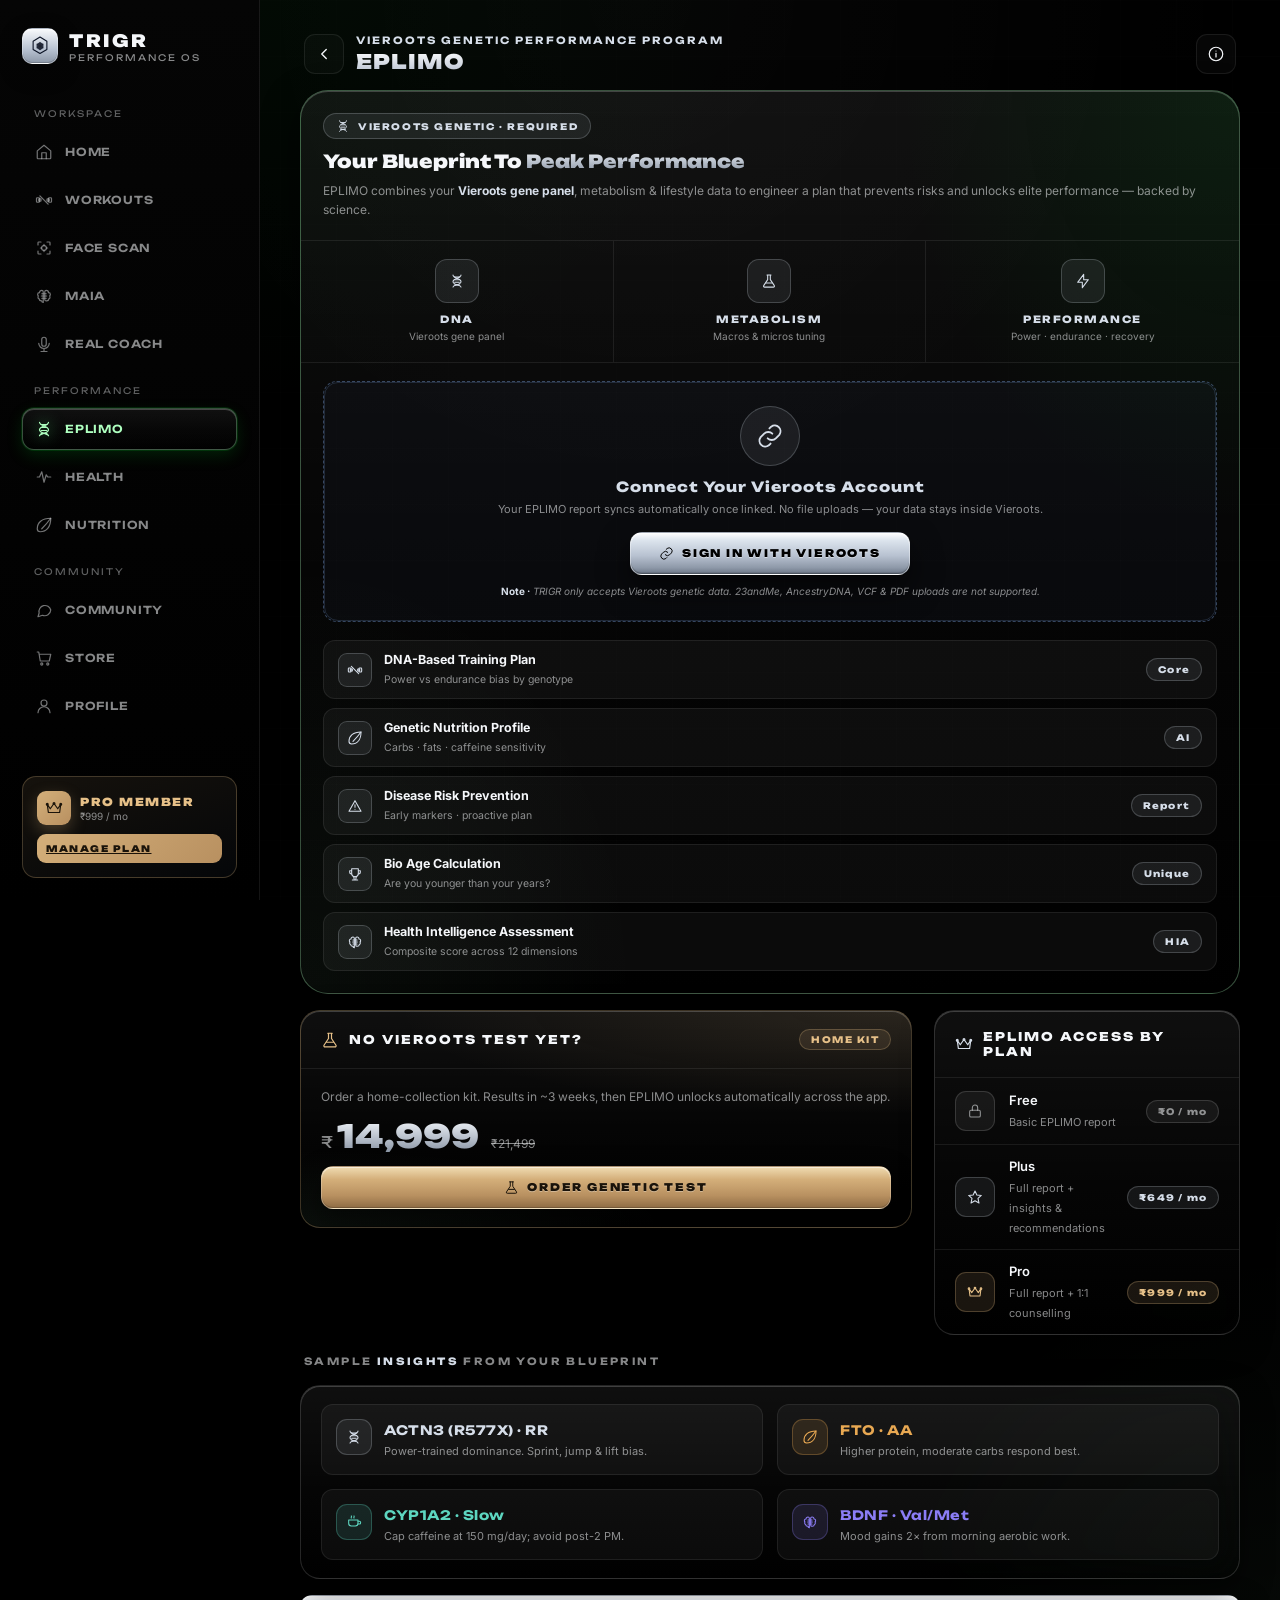
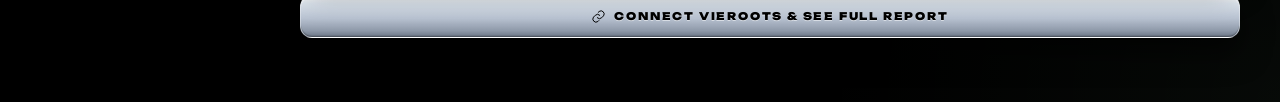
<file: eplimo.html>
<!DOCTYPE html>
<html lang="en">
<head>
<meta charset="UTF-8"/>
<meta name="viewport" content="width=device-width, initial-scale=1.0"/>
<title>TRIGR — EPLIMO</title>
<link href="https://fonts.googleapis.com/css2?family=Unbounded:wght@300;400;500;600;700;800;900&family=Inter:wght@300;400;500;600;700;800&display=swap" rel="stylesheet"/>
<link rel="stylesheet" href="styles.css"/>
<script src="icons.js" defer></script>
</head>
<body>
<div class="app">

  <aside class="sidebar">
    <div class="sb-brand">
      <div class="sb-mark"><svg class="ic ic-22"><use href="#i-logo"/></svg></div>
      <div><div class="sb-name">TRIGR</div><div class="sb-sub">Performance OS</div></div>
    </div>
    <div class="sb-section">Workspace</div>
    <a href="index.html"     class="sb-link"><svg class="ic"><use href="#i-home"/></svg>Home</a>
    <a href="workout.html"   class="sb-link"><svg class="ic"><use href="#i-dumbbell"/></svg>Workouts</a>
    <a href="scan.html"      class="sb-link"><svg class="ic"><use href="#i-scan"/></svg>Face Scan</a>
    <a href="maia.html"      class="sb-link"><svg class="ic"><use href="#i-brain"/></svg>MAIA</a>
    <a href="coach.html"     class="sb-link"><svg class="ic"><use href="#i-mic"/></svg>Real Coach</a>
    <div class="sb-section">Performance</div>
    <a href="eplimo.html"    class="sb-link active"><svg class="ic"><use href="#i-dna"/></svg>EPLIMO</a>
    <a href="health.html"    class="sb-link"><svg class="ic"><use href="#i-pulse"/></svg>Health</a>
    <a href="diet.html"      class="sb-link"><svg class="ic"><use href="#i-leaf"/></svg>Nutrition</a>
    <div class="sb-section">Community</div>
    <a href="community.html" class="sb-link"><svg class="ic"><use href="#i-message"/></svg>Community</a>
    <a href="store.html"     class="sb-link"><svg class="ic"><use href="#i-cart"/></svg>Store</a>
    <a href="profile.html"   class="sb-link"><svg class="ic"><use href="#i-user"/></svg>Profile</a>
    <div class="sb-plan">
      <div class="sb-plan-row">
        <div class="sb-plan-ic"><svg class="ic ic-18"><use href="#i-crown"/></svg></div>
        <div><div class="sb-plan-name">PRO MEMBER</div><div class="sb-plan-meta">₹999 / mo</div></div>
      </div>
      <a href="upgrade.html" class="sb-plan-btn">Manage Plan</a>
    </div>
  </aside>

  <main class="main"><div class="main-wrap">

    <div class="page-header">
      <a href="index.html" class="back-btn"><svg class="ic ic-18"><use href="#i-chevron-left"/></svg></a>
      <div class="page-title"><div class="pt-eyebrow">Vieroots Genetic Performance Program</div><h1>EPLIMO</h1></div>
      <button class="icon-btn"><svg class="ic ic-18"><use href="#i-info"/></svg></button>
    </div>

    <div class="stack">

      <!-- Main EPLIMO card -->
      <section class="eplimo-card">
        <div class="eplimo-head">
          <div class="eplimo-vbadge"><svg class="ic ic-14"><use href="#i-dna"/></svg>Vieroots Genetic · Required</div>
          <h3>Your Blueprint To <span>Peak Performance</span></h3>
          <p>EPLIMO combines your <b>Vieroots gene panel</b>, metabolism & lifestyle data to engineer a plan that prevents risks and unlocks elite performance — backed by science.</p>
        </div>

        <div class="pillars">
          <div class="pillar"><div class="pillar-ic"><svg class="ic"><use href="#i-dna"/></svg></div><div class="pillar-name">DNA</div><div class="pillar-sub">Vieroots gene panel</div></div>
          <div class="pillar"><div class="pillar-ic"><svg class="ic"><use href="#i-flask"/></svg></div><div class="pillar-name">Metabolism</div><div class="pillar-sub">Macros & micros tuning</div></div>
          <div class="pillar"><div class="pillar-ic"><svg class="ic"><use href="#i-bolt"/></svg></div><div class="pillar-name">Performance</div><div class="pillar-sub">Power · endurance · recovery</div></div>
        </div>

        <!-- Vieroots-only connect zone -->
        <div class="connect-zone">
          <div class="cz-ic"><svg class="ic ic-28"><use href="#i-link"/></svg></div>
          <div class="cz-title">Connect Your Vieroots Account</div>
          <div class="cz-sub">Your EPLIMO report syncs automatically once linked. No file uploads — your data stays inside Vieroots.</div>
          <div style="margin-top:14px;max-width:280px;margin-left:auto;margin-right:auto"><button class="btn btn-primary"><svg class="ic"><use href="#i-link"/></svg>Sign In With Vieroots</button></div>
          <div class="cz-note"><b>Note ·</b> TRIGR only accepts Vieroots genetic data. 23andMe, AncestryDNA, VCF & PDF uploads are not supported.</div>
        </div>

        <div class="unlock-list">
          <div class="unlock-item"><div class="unlock-ic"><svg class="ic"><use href="#i-dumbbell"/></svg></div><div class="unlock-info"><strong>DNA-Based Training Plan</strong><span>Power vs endurance bias by genotype</span></div><span class="rrow-pill">Core</span></div>
          <div class="unlock-item"><div class="unlock-ic"><svg class="ic"><use href="#i-leaf"/></svg></div><div class="unlock-info"><strong>Genetic Nutrition Profile</strong><span>Carbs · fats · caffeine sensitivity</span></div><span class="rrow-pill">AI</span></div>
          <div class="unlock-item"><div class="unlock-ic"><svg class="ic"><use href="#i-warn"/></svg></div><div class="unlock-info"><strong>Disease Risk Prevention</strong><span>Early markers · proactive plan</span></div><span class="rrow-pill">Report</span></div>
          <div class="unlock-item"><div class="unlock-ic"><svg class="ic"><use href="#i-trophy"/></svg></div><div class="unlock-info"><strong>Bio Age Calculation</strong><span>Are you younger than your years?</span></div><span class="rrow-pill">Unique</span></div>
          <div class="unlock-item"><div class="unlock-ic"><svg class="ic"><use href="#i-brain"/></svg></div><div class="unlock-info"><strong>Health Intelligence Assessment</strong><span>Composite score across 12 dimensions</span></div><span class="rrow-pill">HIA</span></div>
        </div>
      </section>

      <div class="layout-2col">

        <!-- No Vieroots test? -->
        <section class="card luxe">
          <div class="card-head"><div class="ch-left"><svg class="ic ic-18" style="color:var(--gold3)"><use href="#i-flask"/></svg><h3>No Vieroots Test Yet?</h3></div><span class="tag gold">Home Kit</span></div>
          <div class="card-pad" style="display:flex;flex-direction:column;gap:14px">
            <p style="font-size:12px;color:var(--muted);line-height:1.6">Order a home-collection kit. Results in ~3 weeks, then EPLIMO unlocks automatically across the app.</p>
            <div style="display:flex;align-items:baseline;gap:4px">
              <span class="plan-sym">₹</span><span class="plan-amt" style="font-size:32px">14,999</span>
              <span class="plan-per" style="text-decoration:line-through;margin-left:8px">₹21,499</span>
            </div>
            <a href="store.html" class="btn btn-gold"><svg class="ic"><use href="#i-flask"/></svg>Order Genetic Test</a>
          </div>
        </section>

        <!-- Plan access -->
        <section class="card">
          <div class="card-head"><div class="ch-left"><svg class="ic ic-18"><use href="#i-crown"/></svg><h3>EPLIMO Access by Plan</h3></div></div>
          <div class="rows">
            <div class="rrow"><div class="rrow-ic" style="--c1:var(--muted);--c-dim:rgba(255,255,255,.06);--c-b:var(--hairline2)"><svg class="ic"><use href="#i-lock"/></svg></div><div class="rrow-info"><strong>Free</strong><span>Basic EPLIMO report</span></div><span class="rrow-pill" style="--c1:var(--muted);--c-dim:rgba(255,255,255,.06);--c-b:var(--hairline2)">₹0 / mo</span></div>
            <div class="rrow"><div class="rrow-ic tone-trigr"><svg class="ic"><use href="#i-star"/></svg></div><div class="rrow-info"><strong>Plus</strong><span>Full report + insights & recommendations</span></div><span class="rrow-pill">₹649 / mo</span></div>
            <div class="rrow"><div class="rrow-ic tone-gold"><svg class="ic"><use href="#i-crown"/></svg></div><div class="rrow-info"><strong>Pro</strong><span>Full report + 1:1 counselling</span></div><span class="rrow-pill tone-gold">₹999 / mo</span></div>
          </div>
        </section>

      </div>

      <!-- Sample insights -->
      <div class="sec-head"><div class="sec-eyebrow">Sample <b>Insights</b> from Your Blueprint</div></div>
      <section class="card card-pad">
        <div class="layout-2col-equal" style="display:grid;grid-template-columns:1fr 1fr;gap:14px">
          <div style="display:flex;align-items:flex-start;gap:12px;padding:14px;background:var(--surface2);border:1px solid var(--hairline);border-radius:12px">
            <div class="rrow-ic tone-trigr" style="width:36px;height:36px"><svg class="ic"><use href="#i-dna"/></svg></div>
            <div><strong style="font-family:var(--f-display);font-size:13px;color:var(--trigr);letter-spacing:.5px">ACTN3 (R577X) · RR</strong><div style="font-size:11px;color:var(--muted);margin-top:4px;line-height:1.55">Power-trained dominance. Sprint, jump & lift bias.</div></div>
          </div>
          <div style="display:flex;align-items:flex-start;gap:12px;padding:14px;background:var(--surface2);border:1px solid var(--hairline);border-radius:12px">
            <div class="rrow-ic tone-amber" style="width:36px;height:36px"><svg class="ic"><use href="#i-leaf"/></svg></div>
            <div><strong style="font-family:var(--f-display);font-size:13px;color:var(--amber);letter-spacing:.5px">FTO · AA</strong><div style="font-size:11px;color:var(--muted);margin-top:4px;line-height:1.55">Higher protein, moderate carbs respond best.</div></div>
          </div>
          <div style="display:flex;align-items:flex-start;gap:12px;padding:14px;background:var(--surface2);border:1px solid var(--hairline);border-radius:12px">
            <div class="rrow-ic tone-teal" style="width:36px;height:36px"><svg class="ic"><use href="#i-coffee"/></svg></div>
            <div><strong style="font-family:var(--f-display);font-size:13px;color:var(--teal);letter-spacing:.5px">CYP1A2 · Slow</strong><div style="font-size:11px;color:var(--muted);margin-top:4px;line-height:1.55">Cap caffeine at 150 mg/day; avoid post-2 PM.</div></div>
          </div>
          <div style="display:flex;align-items:flex-start;gap:12px;padding:14px;background:var(--surface2);border:1px solid var(--hairline);border-radius:12px">
            <div class="rrow-ic tone-purple" style="width:36px;height:36px"><svg class="ic"><use href="#i-brain"/></svg></div>
            <div><strong style="font-family:var(--f-display);font-size:13px;color:var(--purple);letter-spacing:.5px">BDNF · Val/Met</strong><div style="font-size:11px;color:var(--muted);margin-top:4px;line-height:1.55">Mood gains 2× from morning aerobic work.</div></div>
          </div>
        </div>
      </section>

      <button class="btn btn-primary"><svg class="ic"><use href="#i-link"/></svg>Connect Vieroots & See Full Report</button>

    </div>

  </div></main>

  <nav class="bottom-nav">
    <a href="index.html"   class="bn-item"><svg class="ic"><use href="#i-home"/></svg>Home</a>
    <a href="workout.html" class="bn-item"><svg class="ic"><use href="#i-dumbbell"/></svg>Move</a>
    <a href="scan.html"    class="bn-item"><svg class="ic"><use href="#i-scan"/></svg>Scan</a>
    <a href="maia.html"    class="bn-item"><svg class="ic"><use href="#i-brain"/></svg>MAIA</a>
    <a href="profile.html" class="bn-item"><svg class="ic"><use href="#i-user"/></svg>Profile</a>
  </nav>

</div>
</body>
</html>
</file>
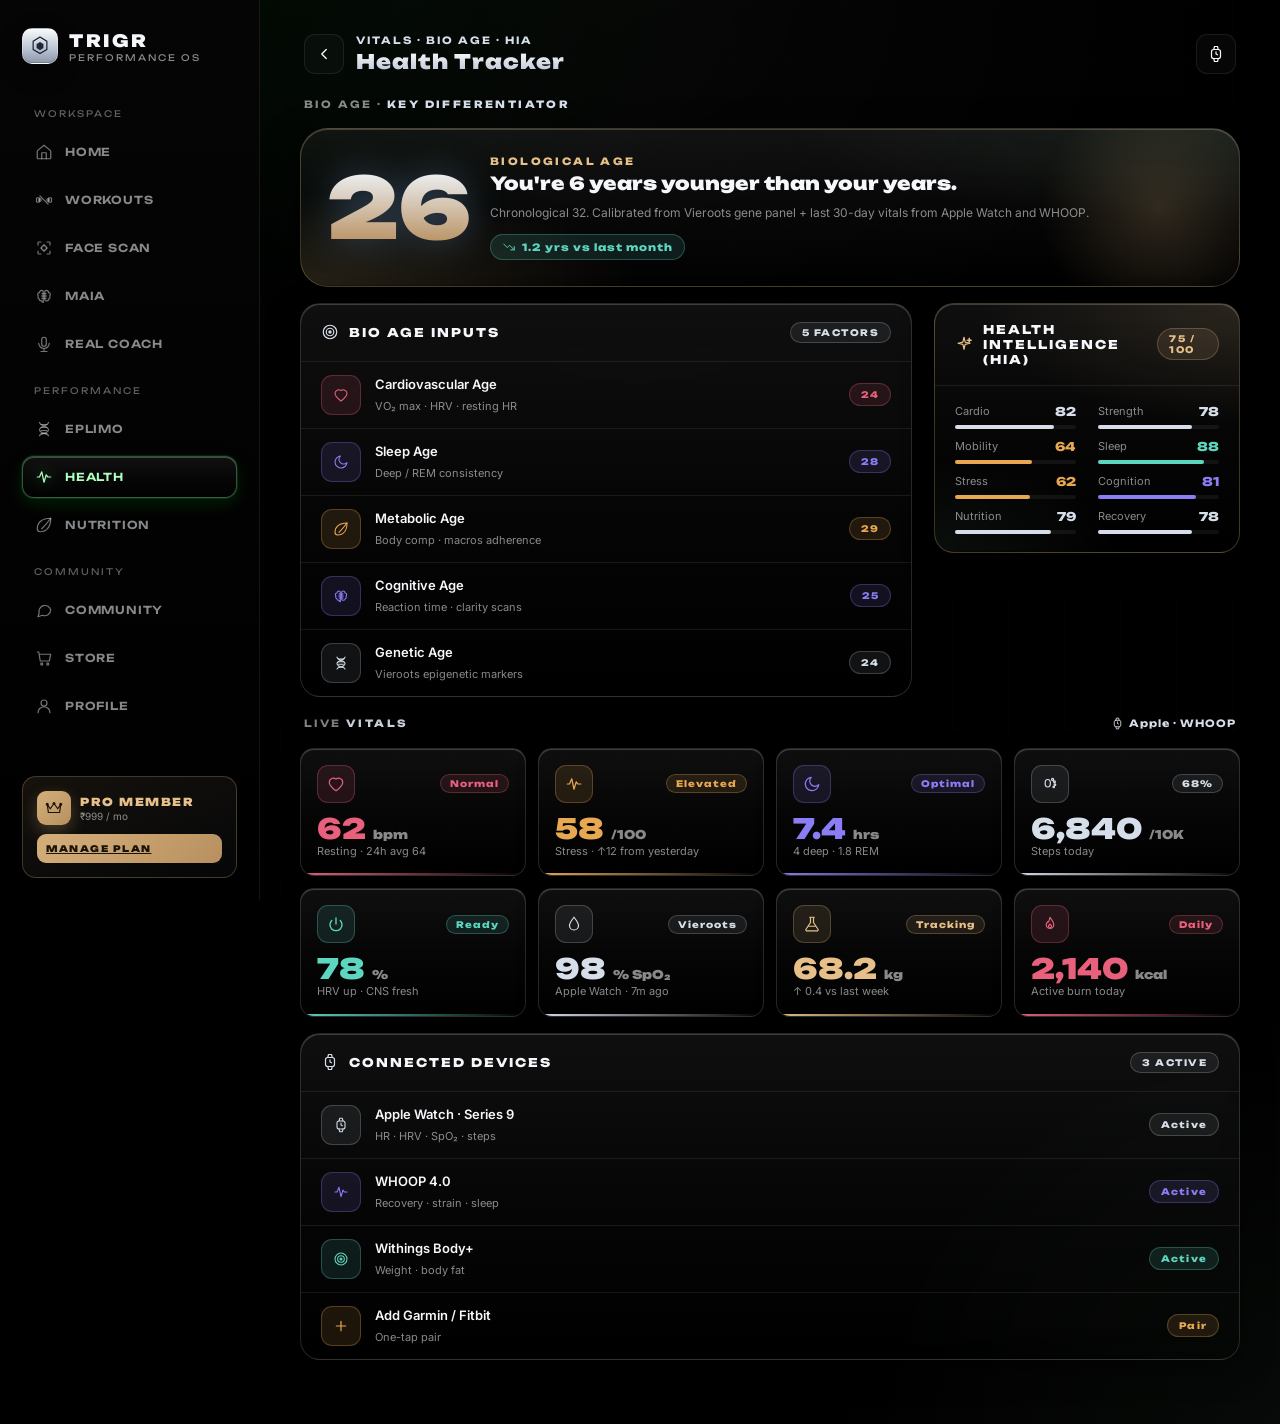
<file: health.html>
<!DOCTYPE html>
<html lang="en">
<head>
<meta charset="UTF-8"/>
<meta name="viewport" content="width=device-width, initial-scale=1.0"/>
<title>TRIGR — Health Tracker</title>
<link href="https://fonts.googleapis.com/css2?family=Unbounded:wght@300;400;500;600;700;800;900&family=Inter:wght@300;400;500;600;700;800&display=swap" rel="stylesheet"/>
<link rel="stylesheet" href="styles.css"/>
<script src="icons.js" defer></script>
</head>
<body>
<div class="app">

  <aside class="sidebar">
    <div class="sb-brand">
      <div class="sb-mark"><svg class="ic ic-22"><use href="#i-logo"/></svg></div>
      <div><div class="sb-name">TRIGR</div><div class="sb-sub">Performance OS</div></div>
    </div>
    <div class="sb-section">Workspace</div>
    <a href="index.html"     class="sb-link"><svg class="ic"><use href="#i-home"/></svg>Home</a>
    <a href="workout.html"   class="sb-link"><svg class="ic"><use href="#i-dumbbell"/></svg>Workouts</a>
    <a href="scan.html"      class="sb-link"><svg class="ic"><use href="#i-scan"/></svg>Face Scan</a>
    <a href="maia.html"      class="sb-link"><svg class="ic"><use href="#i-brain"/></svg>MAIA</a>
    <a href="coach.html"     class="sb-link"><svg class="ic"><use href="#i-mic"/></svg>Real Coach</a>
    <div class="sb-section">Performance</div>
    <a href="eplimo.html"    class="sb-link"><svg class="ic"><use href="#i-dna"/></svg>EPLIMO</a>
    <a href="health.html"    class="sb-link active"><svg class="ic"><use href="#i-pulse"/></svg>Health</a>
    <a href="diet.html"      class="sb-link"><svg class="ic"><use href="#i-leaf"/></svg>Nutrition</a>
    <div class="sb-section">Community</div>
    <a href="community.html" class="sb-link"><svg class="ic"><use href="#i-message"/></svg>Community</a>
    <a href="store.html"     class="sb-link"><svg class="ic"><use href="#i-cart"/></svg>Store</a>
    <a href="profile.html"   class="sb-link"><svg class="ic"><use href="#i-user"/></svg>Profile</a>
    <div class="sb-plan">
      <div class="sb-plan-row">
        <div class="sb-plan-ic"><svg class="ic ic-18"><use href="#i-crown"/></svg></div>
        <div><div class="sb-plan-name">PRO MEMBER</div><div class="sb-plan-meta">₹999 / mo</div></div>
      </div>
      <a href="upgrade.html" class="sb-plan-btn">Manage Plan</a>
    </div>
  </aside>

  <main class="main"><div class="main-wrap">

    <div class="page-header">
      <a href="index.html" class="back-btn"><svg class="ic ic-18"><use href="#i-chevron-left"/></svg></a>
      <div class="page-title"><div class="pt-eyebrow">Vitals · Bio Age · HIA</div><h1>Health Tracker</h1></div>
      <button class="icon-btn"><svg class="ic ic-18"><use href="#i-watch"/></svg></button>
    </div>

    <div class="stack">

      <!-- BIO AGE (prominent — instruction 11) -->
      <div class="sec-head"><div class="sec-eyebrow">Bio Age · <b>Key Differentiator</b></div></div>
      <section class="bioage">
        <div class="bioage-row">
          <div class="bioage-num">26</div>
          <div class="bioage-info">
            <div class="bioage-eyebrow">Biological Age</div>
            <h3>You're 6 years younger than your years.</h3>
            <p>Chronological 32. Calibrated from Vieroots gene panel + last 30-day vitals from Apple Watch and WHOOP.</p>
            <span class="bioage-delta"><svg class="ic ic-14"><use href="#i-trend-down"/></svg>1.2 yrs vs last month</span>
          </div>
        </div>
      </section>

      <div class="layout-2col">
        <!-- BIO AGE BREAKDOWN -->
        <section class="card">
          <div class="card-head"><div class="ch-left"><svg class="ic ic-18"><use href="#i-target"/></svg><h3>Bio Age Inputs</h3></div><span class="tag">5 Factors</span></div>
          <div class="rows">
            <div class="rrow"><div class="rrow-ic tone-rose"><svg class="ic"><use href="#i-heart"/></svg></div><div class="rrow-info"><strong>Cardiovascular Age</strong><span>VO₂ max · HRV · resting HR</span></div><span class="rrow-pill tone-rose">24</span></div>
            <div class="rrow"><div class="rrow-ic tone-purple"><svg class="ic"><use href="#i-moon"/></svg></div><div class="rrow-info"><strong>Sleep Age</strong><span>Deep / REM consistency</span></div><span class="rrow-pill tone-purple">28</span></div>
            <div class="rrow"><div class="rrow-ic tone-amber"><svg class="ic"><use href="#i-leaf"/></svg></div><div class="rrow-info"><strong>Metabolic Age</strong><span>Body comp · macros adherence</span></div><span class="rrow-pill tone-amber">29</span></div>
            <div class="rrow"><div class="rrow-ic tone-purple"><svg class="ic"><use href="#i-brain"/></svg></div><div class="rrow-info"><strong>Cognitive Age</strong><span>Reaction time · clarity scans</span></div><span class="rrow-pill tone-purple">25</span></div>
            <div class="rrow"><div class="rrow-ic tone-trigr"><svg class="ic"><use href="#i-dna"/></svg></div><div class="rrow-info"><strong>Genetic Age</strong><span>Vieroots epigenetic markers</span></div><span class="rrow-pill">24</span></div>
          </div>
        </section>

        <!-- HIA -->
        <section class="card luxe">
          <div class="card-head"><div class="ch-left"><svg class="ic ic-18" style="color:var(--gold3)"><use href="#i-sparkle"/></svg><h3>Health Intelligence (HIA)</h3></div><span class="tag gold">75 / 100</span></div>
          <div class="hia-grid">
            <div class="hia-row"><div class="hia-top"><span>Cardio</span><b style="color:var(--trigr)">82</b></div><div class="macro-bar"><div class="macro-fill" style="width:82%;background:var(--trigr)"></div></div></div>
            <div class="hia-row"><div class="hia-top"><span>Strength</span><b style="color:var(--trigr)">78</b></div><div class="macro-bar"><div class="macro-fill" style="width:78%;background:var(--trigr)"></div></div></div>
            <div class="hia-row"><div class="hia-top"><span>Mobility</span><b style="color:var(--amber)">64</b></div><div class="macro-bar"><div class="macro-fill" style="width:64%;background:var(--amber)"></div></div></div>
            <div class="hia-row"><div class="hia-top"><span>Sleep</span><b style="color:var(--teal)">88</b></div><div class="macro-bar"><div class="macro-fill" style="width:88%;background:var(--teal)"></div></div></div>
            <div class="hia-row"><div class="hia-top"><span>Stress</span><b style="color:var(--amber)">62</b></div><div class="macro-bar"><div class="macro-fill" style="width:62%;background:var(--amber)"></div></div></div>
            <div class="hia-row"><div class="hia-top"><span>Cognition</span><b style="color:var(--purple)">81</b></div><div class="macro-bar"><div class="macro-fill" style="width:81%;background:var(--purple)"></div></div></div>
            <div class="hia-row"><div class="hia-top"><span>Nutrition</span><b style="color:var(--trigr)">79</b></div><div class="macro-bar"><div class="macro-fill" style="width:79%;background:var(--trigr)"></div></div></div>
            <div class="hia-row"><div class="hia-top"><span>Recovery</span><b style="color:var(--trigr)">78</b></div><div class="macro-bar"><div class="macro-fill" style="width:78%;background:var(--trigr)"></div></div></div>
          </div>
        </section>
      </div>

      <!-- VITALS GRID -->
      <div class="sec-head"><div class="sec-eyebrow">Live <b>Vitals</b></div><span class="sec-link"><svg class="ic"><use href="#i-watch"/></svg>Apple · WHOOP</span></div>
      <div class="tile-grid">
        <div class="tile tone-rose">
          <div class="tile-head"><div class="tile-ic"><svg class="ic"><use href="#i-heart"/></svg></div><span class="tile-badge">Normal</span></div>
          <div><div class="tile-val">62<small> bpm</small></div><div class="tile-hint">Resting · 24h avg 64</div></div>
        </div>
        <div class="tile tone-amber">
          <div class="tile-head"><div class="tile-ic"><svg class="ic"><use href="#i-pulse"/></svg></div><span class="tile-badge">Elevated</span></div>
          <div><div class="tile-val">58<small> /100</small></div><div class="tile-hint">Stress · ↑12 from yesterday</div></div>
        </div>
        <div class="tile tone-purple">
          <div class="tile-head"><div class="tile-ic"><svg class="ic"><use href="#i-moon"/></svg></div><span class="tile-badge">Optimal</span></div>
          <div><div class="tile-val">7.4<small> hrs</small></div><div class="tile-hint">4 deep · 1.8 REM</div></div>
        </div>
        <div class="tile tone-trigr">
          <div class="tile-head"><div class="tile-ic"><svg class="ic"><use href="#i-footprint"/></svg></div><span class="tile-badge">68%</span></div>
          <div><div class="tile-val">6,840<small> /10K</small></div><div class="tile-hint">Steps today</div></div>
        </div>
        <div class="tile tone-teal">
          <div class="tile-head"><div class="tile-ic"><svg class="ic"><use href="#i-power"/></svg></div><span class="tile-badge">Ready</span></div>
          <div><div class="tile-val">78<small> %</small></div><div class="tile-hint">HRV up · CNS fresh</div></div>
        </div>
        <div class="tile tone-trigr">
          <div class="tile-head"><div class="tile-ic"><svg class="ic"><use href="#i-droplet"/></svg></div><span class="tile-badge">Vieroots</span></div>
          <div><div class="tile-val">98<small> % SpO₂</small></div><div class="tile-hint">Apple Watch · 7m ago</div></div>
        </div>
        <div class="tile tone-gold">
          <div class="tile-head"><div class="tile-ic"><svg class="ic"><use href="#i-flask"/></svg></div><span class="tile-badge">Tracking</span></div>
          <div><div class="tile-val">68.2<small> kg</small></div><div class="tile-hint">↑ 0.4 vs last week</div></div>
        </div>
        <div class="tile tone-rose">
          <div class="tile-head"><div class="tile-ic"><svg class="ic"><use href="#i-fire"/></svg></div><span class="tile-badge">Daily</span></div>
          <div><div class="tile-val">2,140<small> kcal</small></div><div class="tile-hint">Active burn today</div></div>
        </div>
      </div>

      <!-- DEVICES -->
      <section class="card">
        <div class="card-head"><div class="ch-left"><svg class="ic ic-18"><use href="#i-watch"/></svg><h3>Connected Devices</h3></div><span class="tag">3 active</span></div>
        <div class="rows">
          <div class="rrow"><div class="rrow-ic tone-trigr"><svg class="ic"><use href="#i-watch"/></svg></div><div class="rrow-info"><strong>Apple Watch · Series 9</strong><span>HR · HRV · SpO₂ · steps</span></div><span class="rrow-pill">Active</span></div>
          <div class="rrow"><div class="rrow-ic tone-purple"><svg class="ic"><use href="#i-pulse"/></svg></div><div class="rrow-info"><strong>WHOOP 4.0</strong><span>Recovery · strain · sleep</span></div><span class="rrow-pill tone-purple">Active</span></div>
          <div class="rrow"><div class="rrow-ic tone-teal"><svg class="ic"><use href="#i-target"/></svg></div><div class="rrow-info"><strong>Withings Body+</strong><span>Weight · body fat</span></div><span class="rrow-pill tone-teal">Active</span></div>
          <div class="rrow"><div class="rrow-ic tone-amber"><svg class="ic"><use href="#i-plus"/></svg></div><div class="rrow-info"><strong>Add Garmin / Fitbit</strong><span>One-tap pair</span></div><span class="rrow-pill tone-amber">Pair</span></div>
        </div>
      </section>

    </div>

  </div></main>

  <nav class="bottom-nav">
    <a href="index.html"   class="bn-item"><svg class="ic"><use href="#i-home"/></svg>Home</a>
    <a href="workout.html" class="bn-item"><svg class="ic"><use href="#i-dumbbell"/></svg>Move</a>
    <a href="scan.html"    class="bn-item"><svg class="ic"><use href="#i-scan"/></svg>Scan</a>
    <a href="maia.html"    class="bn-item"><svg class="ic"><use href="#i-brain"/></svg>MAIA</a>
    <a href="profile.html" class="bn-item"><svg class="ic"><use href="#i-user"/></svg>Profile</a>
  </nav>

</div>
</body>
</html>
</file>
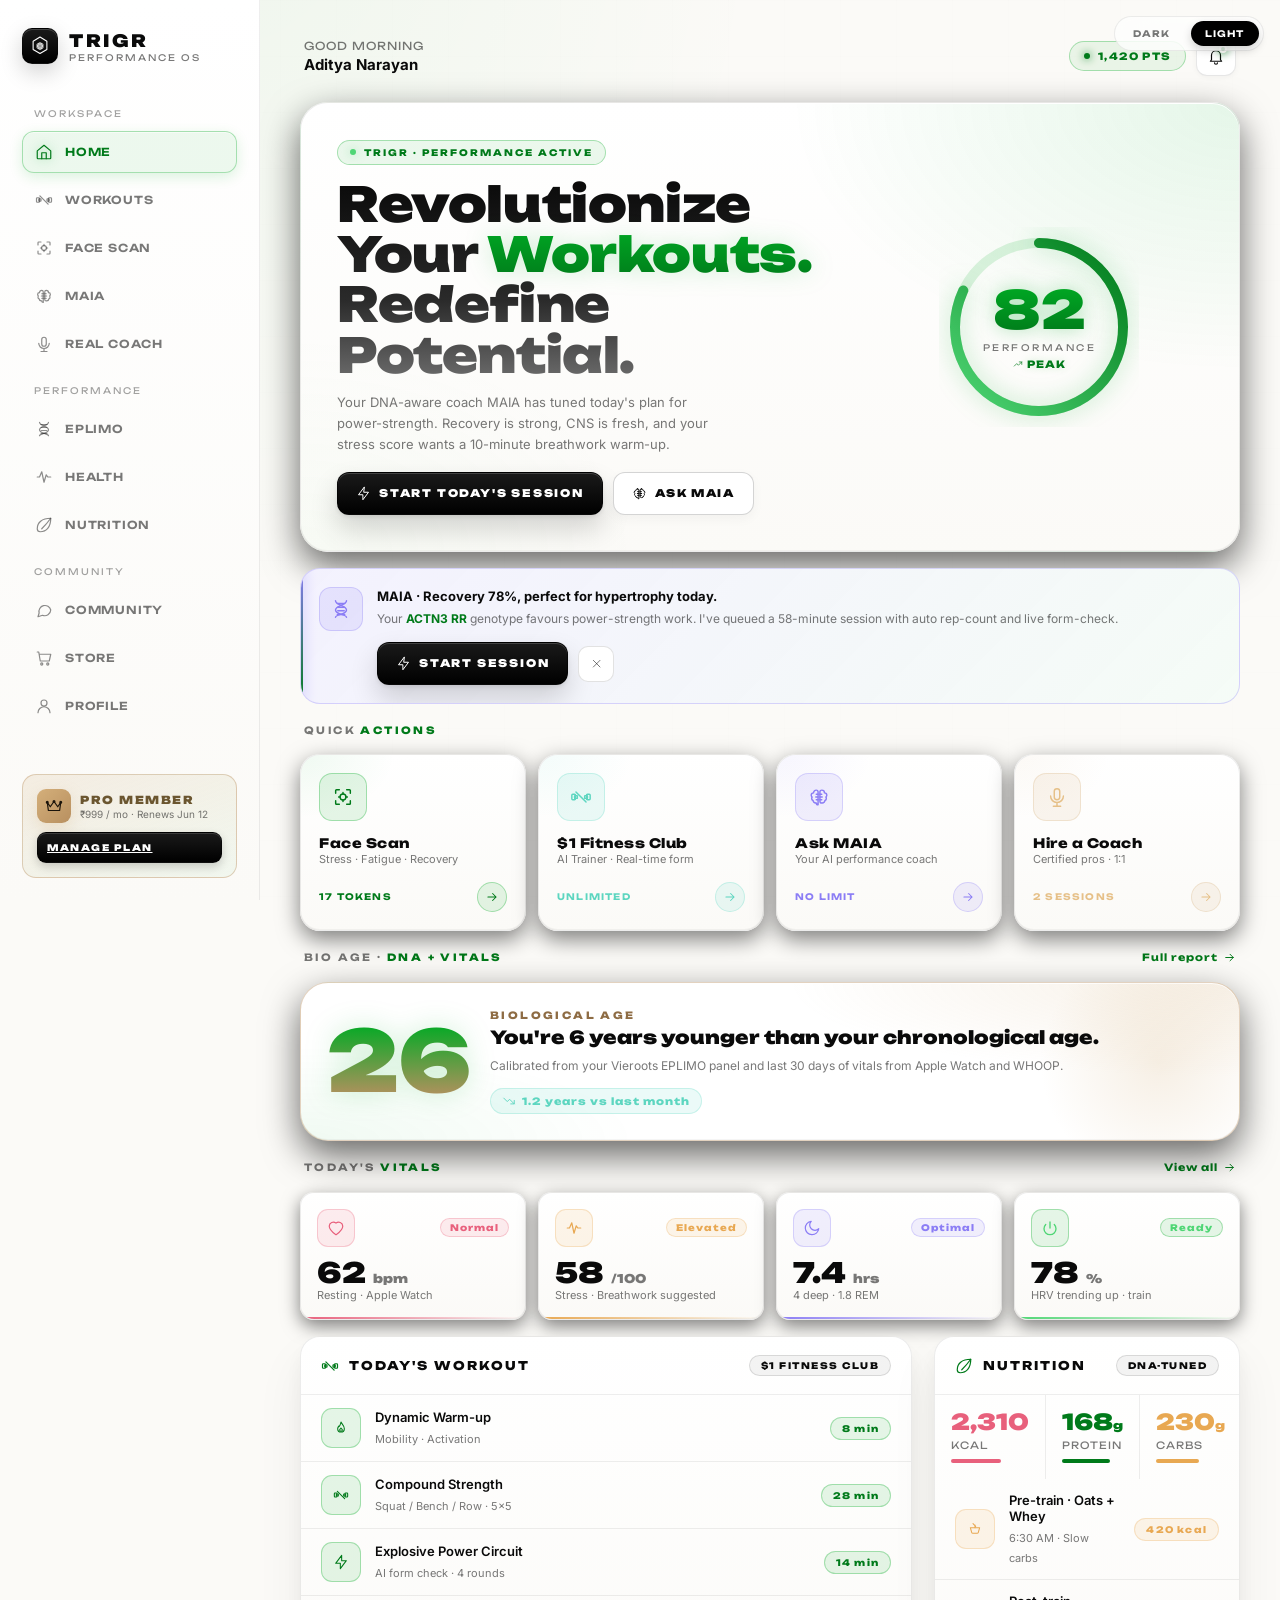
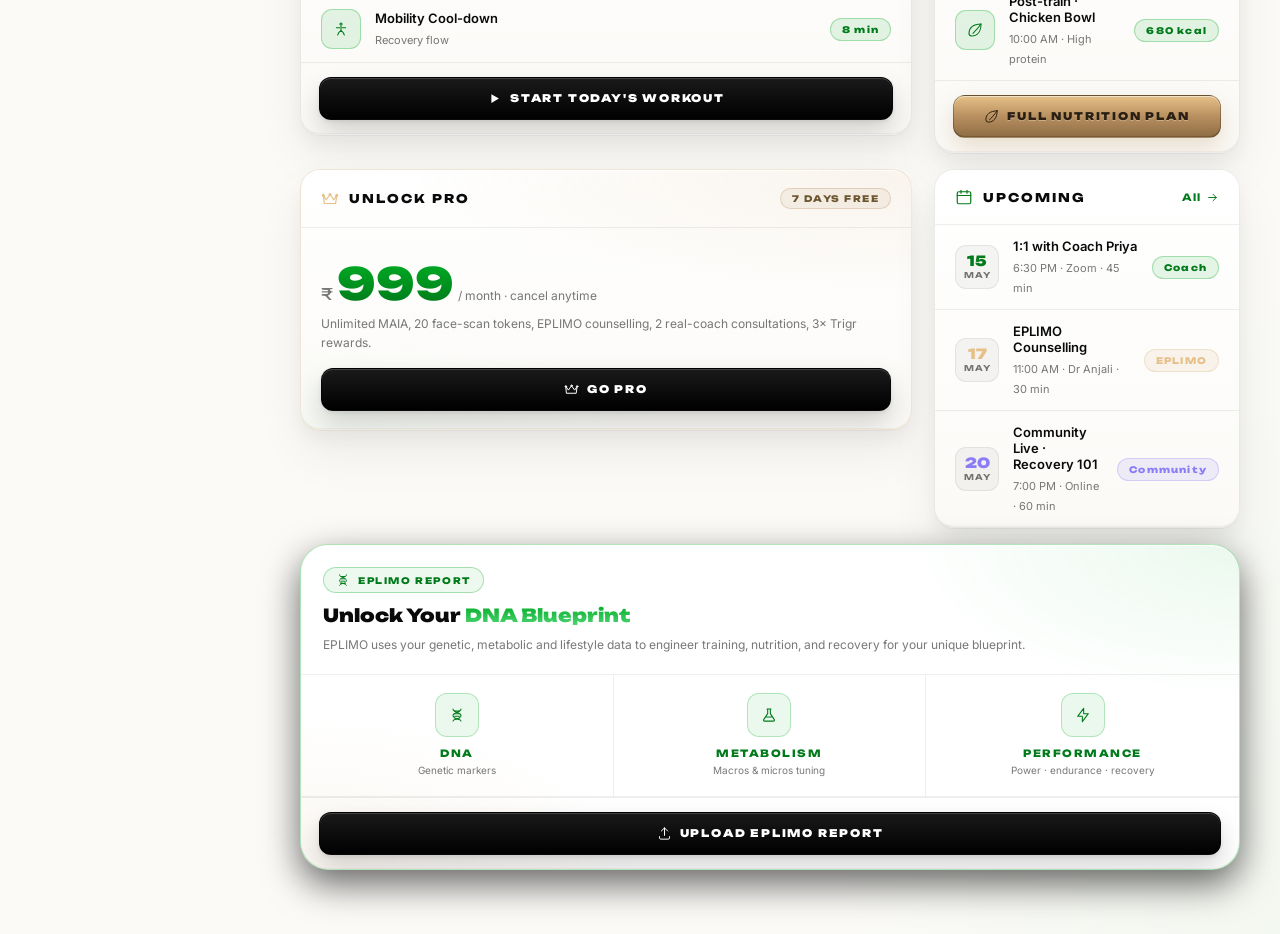
<file: light.html>
<!DOCTYPE html>
<html lang="en">
<head>
<meta charset="UTF-8"/>
<meta name="viewport" content="width=device-width, initial-scale=1.0"/>
<title>TRIGR — Home · Light</title>
<link href="https://fonts.googleapis.com/css2?family=Unbounded:wght@300;400;500;600;700;800;900&family=Inter:wght@300;400;500;600;700;800&display=swap" rel="stylesheet"/>
<link rel="stylesheet" href="styles.css"/>
<script src="icons.js" defer></script>
<style>
/* TRIGR · LIGHT THEME — warm off-white luxury */
html { background: #FBFAF7; }
body.theme-light {
  --bg:        #FBFAF7;
  --bg2:       #F4F2EC;
  --bg3:       #FFFFFF;
  --surface:   #FFFFFF;
  --surface2:  rgba(255,255,255,.65);
  --glass:     rgba(255,255,255,.85);
  --hairline:  rgba(20,20,20,.07);
  --hairline2: rgba(20,20,20,.12);
  --hairline3: rgba(20,20,20,.22);

  --plate:         linear-gradient(180deg, #FFFFFF 0%, #FBFAF7 100%);
  --plate-hover:   linear-gradient(180deg, #FFFFFF 0%, #F8F6F0 100%);
  --plate-pressed: linear-gradient(180deg, #F4F2EC 0%, #F8F6F0 100%);
  --plate-edge:   rgba(20,20,20,.08);
  --plate-edge-2: rgba(20,20,20,.18);
  --plate-shine:
    inset 0 1px 0 rgba(255,255,255,1),
    inset 0 -1px 0 rgba(20,20,20,.04);
  --plate-lift:
    0 1px 0 rgba(20,20,20,.04),
    0 10px 22px rgba(20,20,20,.05),
    0 24px 50px rgba(20,20,20,.06);

  --text:   #0A0A0A;
  --text2:  rgba(10,10,10,.86);
  --muted:  rgba(10,10,10,.55);
  --muted2: rgba(10,10,10,.38);

  --green-1: #00AA24;
  --green-2: #4FD675;
  --green-3: #007A1A;
  --green-dim: rgba(0,170,36,.10);
  --green-b:   rgba(0,170,36,.30);

  /* Primary brand tone — was silver in dark theme; flip to deep emerald
     so tone-trigr defaults (icons, plates, badges) are visible on white */
  --trigr:    #007A1A;
  --trigr2:   #00AA24;
  --trigr3:   #4FD675;
  --tr-dim:   rgba(0,170,36,.10);
  --tr-dim2:  rgba(0,170,36,.05);
  --tr-b:     rgba(0,170,36,.30);
  --tr-b2:    rgba(0,170,36,.45);

  background:
    radial-gradient(ellipse 70% 50% at 18% -6%, rgba(0,170,36,.05), transparent 60%),
    radial-gradient(ellipse 60% 50% at 100% 100%, rgba(0,170,36,.03), transparent 60%),
    var(--bg);
}

body.theme-light .app::before {
  background-image:
    linear-gradient(rgba(0,0,0,.018) 1px, transparent 1px),
    linear-gradient(90deg, rgba(0,0,0,.018) 1px, transparent 1px);
  opacity: .35;
}

/* SIDEBAR */
body.theme-light .sidebar {
  background: linear-gradient(180deg, #FFFFFF, #FBFAF7);
  border-right: 1px solid var(--hairline);
}
body.theme-light .sb-mark {
  background: linear-gradient(180deg, #1A1A1A, #000000);
  color: #FFFFFF;
  border: 1px solid rgba(0,0,0,.25);
  box-shadow:
    inset 0 1px 0 rgba(255,255,255,.18),
    inset 0 -1px 0 rgba(0,0,0,.4),
    0 8px 22px rgba(0,0,0,.18);
}
body.theme-light .sb-link:hover {
  background: rgba(20,20,20,.04);
  border-color: transparent;
  box-shadow: none;
  color: var(--text);
}
body.theme-light .sb-link.active {
  background: rgba(0,170,36,.07);
  border-color: rgba(0,170,36,.30);
  color: var(--green-3);
  box-shadow:
    inset 0 1px 0 rgba(255,255,255,.5),
    0 4px 14px rgba(0,170,36,.14);
}
body.theme-light .sb-link.active .ic {
  filter: drop-shadow(0 0 6px rgba(0,170,36,.4));
}
body.theme-light .sb-section { color: var(--muted2); }
body.theme-light .sb-plan {
  background: linear-gradient(160deg, rgba(212,175,122,.18), rgba(0,170,36,.04));
  border-color: rgba(184,144,96,.40);
}
body.theme-light .sb-plan-name { color: #6B5630; }
body.theme-light .sb-plan-btn {
  background: linear-gradient(180deg, #1A1A1A, #000000);
  color: #FFFFFF;
  border: 1px solid rgba(0,0,0,.4);
  box-shadow: inset 0 1px 0 rgba(255,255,255,.15), 0 4px 10px rgba(0,0,0,.18);
}

/* TOPBAR */
body.theme-light .tb-menu,
body.theme-light .icon-btn,
body.theme-light .back-btn {
  background: #FFFFFF;
  border-color: rgba(20,20,20,.10);
  color: var(--text);
  box-shadow:
    inset 0 1px 0 rgba(255,255,255,1),
    0 2px 6px rgba(20,20,20,.04);
}
body.theme-light .tb-greet .tg-hey { color: var(--muted); }
body.theme-light .pill {
  background: rgba(0,170,36,.07);
  border-color: rgba(0,170,36,.30);
  color: var(--green-3);
}
body.theme-light .icon-btn .nd { border-color: var(--bg); }

/* HERO */
body.theme-light .hero-eyebrow {
  background: rgba(0,170,36,.08);
  border-color: rgba(0,170,36,.30);
  color: var(--green-3);
}
body.theme-light .hero-eyebrow .dot {
  background: var(--green-2);
  box-shadow: 0 0 10px rgba(79,214,117,.5);
}
body.theme-light .hero-title {
  background: linear-gradient(180deg, #0A0A0A 0%, #2A2A2A 60%, #6B6B6B 100%);
  -webkit-background-clip: text;
  -webkit-text-fill-color: transparent;
  background-clip: text;
}
body.theme-light .hero-title span {
  background: linear-gradient(180deg, #00AA24, #007A1A);
  -webkit-background-clip: text;
  -webkit-text-fill-color: transparent;
  background-clip: text;
  filter: drop-shadow(0 0 12px rgba(0,170,36,.18));
}
body.theme-light .hero-sub { color: var(--muted); }
body.theme-light .hero::after { display: none; }

/* PAGE TITLE */
body.theme-light .page-title h1 {
  background: linear-gradient(180deg, #0A0A0A, #4A4A4A);
  -webkit-background-clip: text;
  -webkit-text-fill-color: transparent;
  background-clip: text;
}
body.theme-light .pt-eyebrow { color: var(--green-3); }

/* RING */
body.theme-light .ring-val {
  background: linear-gradient(180deg, #00AA24, #007A1A);
  -webkit-background-clip: text;
  -webkit-text-fill-color: transparent;
  background-clip: text;
  filter: drop-shadow(0 0 10px rgba(0,170,36,.30));
}
body.theme-light .ring-sub {
  color: var(--green-3);
  text-shadow: 0 0 8px rgba(0,170,36,.20);
}
body.theme-light .ring-lbl { color: var(--muted); }

/* BUTTONS */
body.theme-light .btn-primary {
  background: linear-gradient(180deg, #1A1A1A 0%, #000000 100%);
  color: #FFFFFF;
  border: 1px solid rgba(0,0,0,.6);
  box-shadow:
    inset 0 1px 0 rgba(255,255,255,.18),
    inset 0 -1px 0 rgba(0,0,0,.4),
    0 14px 28px rgba(0,0,0,.16),
    0 2px 4px rgba(0,0,0,.08);
  text-shadow: none;
  letter-spacing: 1.8px;
}
body.theme-light .btn-primary:hover {
  background: linear-gradient(180deg, #2A2A2A, #0A0A0A);
  box-shadow:
    inset 0 1px 0 rgba(255,255,255,.22),
    inset 0 -1px 0 rgba(0,0,0,.4),
    0 18px 36px rgba(0,0,0,.22);
}
body.theme-light .btn-primary:active {
  background: #000000;
  box-shadow: inset 0 2px 4px rgba(0,0,0,.5), 0 2px 4px rgba(0,0,0,.08);
}
body.theme-light .btn-ghost {
  background: #FFFFFF;
  color: var(--text);
  border-color: rgba(20,20,20,.18);
  box-shadow:
    inset 0 1px 0 rgba(255,255,255,1),
    0 4px 12px rgba(20,20,20,.04);
}
body.theme-light .btn-ghost:hover {
  background: rgba(0,170,36,.06);
  border-color: var(--green-3);
  color: var(--green-3);
}
body.theme-light .btn-gold {
  background: linear-gradient(180deg, #E6C088 0%, #B89060 50%, #8E6C44 100%);
  color: #2A1F10;
  border: 1px solid rgba(0,0,0,.28);
  box-shadow:
    inset 0 1px 0 rgba(255,255,255,.55),
    inset 0 -1px 0 rgba(0,0,0,.18),
    0 10px 24px rgba(184,144,96,.28);
}
body.theme-light .btn-quiet {
  background: transparent;
  color: var(--muted);
  border-color: var(--hairline2);
}

/* BANNER (MAIA insight) */
body.theme-light .banner {
  background:
    linear-gradient(135deg, rgba(139,125,245,.10), rgba(0,170,36,.04)),
    #FFFFFF;
  border-color: rgba(139,125,245,.30);
}
body.theme-light .banner-body strong { color: var(--text); }
body.theme-light .banner-body p { color: var(--muted); }
body.theme-light .banner-ic {
  background: rgba(139,125,245,.14);
  border-color: rgba(139,125,245,.30);
}
body.theme-light .banner-x {
  background: #FFFFFF;
  border-color: var(--hairline2);
  color: var(--muted);
}

/* CARDS / HEADS / TAGS */
body.theme-light .card-head h3 { color: var(--text); }
body.theme-light .card-head .ch-left .ic { color: var(--green-3); }
body.theme-light .card.accent { border-color: rgba(0,170,36,.30); }
body.theme-light .tag {
  background: rgba(20,20,20,.05);
  color: var(--text);
  border-color: rgba(20,20,20,.12);
}
body.theme-light .tag.gold {
  background: rgba(184,144,96,.10);
  color: #6B5630;
  border-color: rgba(184,144,96,.30);
}

/* TILES */
body.theme-light .tile-val { color: var(--text); }
body.theme-light .tile-val small { color: var(--muted); }
body.theme-light .tile-hint { color: var(--muted); }
body.theme-light .tile-foot { border-top-color: var(--hairline); }
body.theme-light .tile-foot .arr { color: var(--c1, var(--green-3)); }

/* SECTION */
body.theme-light .sec-eyebrow { color: var(--muted); }
body.theme-light .sec-eyebrow b { color: var(--green-3); }
body.theme-light .sec-link { color: var(--green-3); }

/* ROWS */
body.theme-light .rrow { border-bottom-color: var(--hairline); }
body.theme-light .rrow:hover { background: rgba(0,170,36,.03); }
body.theme-light .rrow-info strong { color: var(--text); }
body.theme-light .rrow-info span { color: var(--muted); }
body.theme-light .rrow-date {
  background: rgba(20,20,20,.04);
  border-color: var(--hairline);
}
body.theme-light .rrow-date .d { color: var(--green-3); }
body.theme-light .rrow-date .m { color: var(--muted); }
body.theme-light .card-foot { border-top-color: var(--hairline); }

/* BIOAGE */
body.theme-light .bioage {
  background:
    radial-gradient(ellipse 80% 100% at 100% 0%, rgba(212,175,122,.18), transparent 60%),
    radial-gradient(ellipse 60% 100% at 0% 100%, rgba(0,170,36,.06), transparent 60%),
    #FFFFFF;
  border-color: rgba(184,144,96,.40);
}
body.theme-light .bioage-num {
  background: linear-gradient(180deg, #00AA24, #B89060);
  -webkit-background-clip: text;
  -webkit-text-fill-color: transparent;
  background-clip: text;
  filter: drop-shadow(0 0 14px rgba(0,170,36,.18));
}
body.theme-light .bioage-info h3 { color: var(--text); }
body.theme-light .bioage-info p { color: var(--muted); }
body.theme-light .bioage-eyebrow { color: #8E6C44; }

/* EPLIMO */
body.theme-light .eplimo-card {
  background:
    radial-gradient(ellipse 60% 80% at 100% 0%, rgba(0,170,36,.08), transparent 60%),
    radial-gradient(ellipse 60% 80% at 0% 100%, rgba(212,175,122,.10), transparent 60%),
    #FFFFFF;
  border-color: rgba(0,170,36,.30);
}
body.theme-light .eplimo-head h3 { color: var(--text); }
body.theme-light .eplimo-head p { color: var(--muted); }
body.theme-light .eplimo-vbadge {
  background: rgba(0,170,36,.07);
  border-color: rgba(0,170,36,.30);
  color: var(--green-3);
}
body.theme-light .pillar { border-right-color: var(--hairline); }
body.theme-light .pillar-name { color: var(--green-3); }
body.theme-light .pillar-sub { color: var(--muted); }
body.theme-light .pillar-ic {
  background: rgba(0,170,36,.08);
  border-color: rgba(0,170,36,.25);
  color: var(--green-3);
}

/* Hardcoded-silver icon fallbacks (face-scan glyph, etc.) */
body.theme-light .face-glyph { color: var(--green-3); }
body.theme-light .face-frame { border-color: rgba(0,170,36,.4); }

/* BOTTOM NAV (mobile) */
body.theme-light .bottom-nav {
  background: rgba(255,255,255,.96);
  border-top: 1px solid var(--hairline);
}
body.theme-light .bn-item { color: var(--muted); }
body.theme-light .bn-item.on {
  background: rgba(0,170,36,.07);
  border-color: rgba(0,170,36,.30);
  color: var(--green-3);
  box-shadow:
    inset 0 1px 0 rgba(255,255,255,1),
    0 4px 12px rgba(0,170,36,.14);
}

/* Banner CTA inline buttons inside black banner */
body.theme-light .banner-cta .btn-primary { width: auto; }

/* Plan amt in upgrade teaser */
body.theme-light .plan-amt {
  background: linear-gradient(180deg, #00AA24, #007A1A);
  -webkit-background-clip: text;
  -webkit-text-fill-color: transparent;
  background-clip: text;
}
body.theme-light .plan-per { color: var(--muted); }
body.theme-light .p-save { color: var(--green-3); }

/* Floating theme switcher */
.theme-switch {
  position: fixed; top: 16px; right: 16px; z-index: 200;
  display: flex; gap: 6px;
  background: rgba(255,255,255,.7);
  backdrop-filter: blur(20px);
  border: 1px solid rgba(20,20,20,.08);
  border-radius: 99px;
  padding: 4px;
  font-family: 'Unbounded', sans-serif;
  font-size: 9px; font-weight: 700; letter-spacing: 1.2px;
}
.theme-switch a {
  padding: 7px 14px; border-radius: 99px;
  color: rgba(10,10,10,.55); text-decoration: none;
  text-transform: uppercase;
  transition: all .2s;
}
.theme-switch a.on {
  background: #000000;
  color: #FFFFFF;
  box-shadow: 0 4px 10px rgba(0,0,0,.18);
}
@media (max-width: 1023px) {
  .theme-switch {
    top: auto; right: 50%; transform: translateX(50%);
    bottom: calc(96px + env(safe-area-inset-bottom));
  }
}
</style>
</head>
<body class="theme-light">

<nav class="theme-switch">
  <a href="index.html">Dark</a>
  <a href="light.html" class="on">Light</a>
</nav>

<div class="app">

  <!-- SIDEBAR (desktop) -->
  <aside class="sidebar">
    <div class="sb-brand">
      <div class="sb-mark"><svg class="ic ic-22"><use href="#i-logo"/></svg></div>
      <div>
        <div class="sb-name">TRIGR</div>
        <div class="sb-sub">Performance OS</div>
      </div>
    </div>

    <div class="sb-section">Workspace</div>
    <a href="index.html"     class="sb-link active"><svg class="ic"><use href="#i-home"/></svg>Home</a>
    <a href="workout.html"   class="sb-link"><svg class="ic"><use href="#i-dumbbell"/></svg>Workouts</a>
    <a href="scan.html"      class="sb-link"><svg class="ic"><use href="#i-scan"/></svg>Face Scan</a>
    <a href="maia.html"      class="sb-link"><svg class="ic"><use href="#i-brain"/></svg>MAIA</a>
    <a href="coach.html"     class="sb-link"><svg class="ic"><use href="#i-mic"/></svg>Real Coach</a>

    <div class="sb-section">Performance</div>
    <a href="eplimo.html"    class="sb-link"><svg class="ic"><use href="#i-dna"/></svg>EPLIMO</a>
    <a href="health.html"    class="sb-link"><svg class="ic"><use href="#i-pulse"/></svg>Health</a>
    <a href="diet.html"      class="sb-link"><svg class="ic"><use href="#i-leaf"/></svg>Nutrition</a>

    <div class="sb-section">Community</div>
    <a href="community.html" class="sb-link"><svg class="ic"><use href="#i-message"/></svg>Community</a>
    <a href="store.html"     class="sb-link"><svg class="ic"><use href="#i-cart"/></svg>Store</a>
    <a href="profile.html"   class="sb-link"><svg class="ic"><use href="#i-user"/></svg>Profile</a>

    <div class="sb-plan">
      <div class="sb-plan-row">
        <div class="sb-plan-ic"><svg class="ic ic-18"><use href="#i-crown"/></svg></div>
        <div>
          <div class="sb-plan-name">PRO MEMBER</div>
          <div class="sb-plan-meta">₹999 / mo · Renews Jun 12</div>
        </div>
      </div>
      <a href="upgrade.html" class="sb-plan-btn">Manage Plan</a>
    </div>
  </aside>

  <!-- MAIN -->
  <main class="main">
  <div class="main-wrap">

    <!-- TOP BAR -->
    <div class="topbar">
      <div class="tb-left">
        <div class="tb-menu"><svg class="ic ic-18"><use href="#i-menu"/></svg></div>
        <div class="tb-mark">
          <div class="sb-mark"><svg class="ic ic-18"><use href="#i-logo"/></svg></div>
          <div class="tb-name">TRIGR</div>
        </div>
        <div class="tb-greet">
          <div class="tg-hey">Good morning</div>
          <div class="tg-name">Aditya Narayan</div>
        </div>
      </div>
      <div class="tb-right">
        <span class="pill"><span class="dot"></span>1,420 PTS</span>
        <button class="icon-btn"><svg class="ic ic-18"><use href="#i-bell"/></svg><span class="nd"></span></button>
      </div>
    </div>

    <div class="stack">

      <!-- HERO -->
      <section class="hero">
        <div class="hero-grid">
          <div>
            <div class="hero-eyebrow"><span class="dot"></span>Trigr · Performance Active</div>
            <h1 class="hero-title">Revolutionize Your <span>Workouts.</span><br/>Redefine Potential.</h1>
            <p class="hero-sub">Your DNA-aware coach MAIA has tuned today's plan for power-strength. Recovery is strong, CNS is fresh, and your stress score wants a 10-minute breathwork warm-up.</p>
            <div class="hero-cta-row">
              <a href="workout.html" class="btn btn-primary inline"><svg class="ic"><use href="#i-bolt"/></svg>Start Today's Session</a>
              <a href="maia.html"    class="btn btn-ghost inline"><svg class="ic"><use href="#i-brain"/></svg>Ask MAIA</a>
            </div>
          </div>

          <div class="ring-wrap">
            <div class="ring">
              <svg viewBox="0 0 200 200">
                <circle cx="100" cy="100" r="84" fill="none" stroke="rgba(0,170,36,.14)" stroke-width="10"/>
                <circle id="mRing" cx="100" cy="100" r="84" fill="none"
                  stroke="url(#g-ring)" stroke-width="10" stroke-linecap="round"
                  stroke-dasharray="528" stroke-dashoffset="528"
                  style="transition:stroke-dashoffset 1.4s cubic-bezier(.4,0,.2,1); filter: drop-shadow(0 0 12px rgba(0,170,36,.28))"/>
                <defs>
                  <linearGradient id="g-ring" x1="0" y1="0" x2="1" y2="1">
                    <stop offset="0%" stop-color="#4FD675"/>
                    <stop offset="100%" stop-color="#007A1A"/>
                  </linearGradient>
                </defs>
              </svg>
              <div class="ring-center">
                <div class="ring-val">82</div>
                <div class="ring-lbl">Performance</div>
                <div class="ring-sub"><svg class="ic"><use href="#i-trend-up"/></svg>Peak</div>
              </div>
            </div>
          </div>
        </div>
      </section>

      <!-- MAIA INSIGHT BANNER -->
      <div class="banner" id="banner">
        <div class="banner-ic"><svg class="ic"><use href="#i-dna"/></svg></div>
        <div class="banner-body">
          <strong>MAIA · Recovery 78%, perfect for hypertrophy today.</strong>
          <p>Your <b>ACTN3 RR</b> genotype favours power-strength work. I've queued a 58-minute session with auto rep-count and live form-check.</p>
          <div class="banner-cta">
            <a href="workout.html" class="btn btn-primary inline"><svg class="ic"><use href="#i-bolt"/></svg>Start Session</a>
            <button class="banner-x" onclick="document.getElementById('banner').style.display='none'"><svg class="ic"><use href="#i-close"/></svg></button>
          </div>
        </div>
      </div>

      <!-- QUICK ACTIONS -->
      <div class="sec-head"><div class="sec-eyebrow">Quick <b>Actions</b></div></div>
      <div class="actions">
        <a href="scan.html" class="action tone-trigr">
          <div class="action-head"><div class="action-ic"><svg class="ic"><use href="#i-scan"/></svg></div></div>
          <div><div class="action-title">Face Scan</div><div class="action-sub">Stress · Fatigue · Recovery</div></div>
          <div class="action-meta"><span class="action-pill">17 Tokens</span><span class="action-arr"><svg class="ic ic-14"><use href="#i-arrow-right"/></svg></span></div>
        </a>
        <a href="workout.html" class="action tone-teal">
          <div class="action-head"><div class="action-ic"><svg class="ic"><use href="#i-dumbbell"/></svg></div></div>
          <div><div class="action-title">$1 Fitness Club</div><div class="action-sub">AI Trainer · Real-time form</div></div>
          <div class="action-meta"><span class="action-pill">Unlimited</span><span class="action-arr"><svg class="ic ic-14"><use href="#i-arrow-right"/></svg></span></div>
        </a>
        <a href="maia.html" class="action tone-purple">
          <div class="action-head"><div class="action-ic"><svg class="ic"><use href="#i-brain"/></svg></div></div>
          <div><div class="action-title">Ask MAIA</div><div class="action-sub">Your AI performance coach</div></div>
          <div class="action-meta"><span class="action-pill">No Limit</span><span class="action-arr"><svg class="ic ic-14"><use href="#i-arrow-right"/></svg></span></div>
        </a>
        <a href="coach.html" class="action tone-gold">
          <div class="action-head"><div class="action-ic"><svg class="ic"><use href="#i-mic"/></svg></div></div>
          <div><div class="action-title">Hire a Coach</div><div class="action-sub">Certified pros · 1:1</div></div>
          <div class="action-meta"><span class="action-pill">2 Sessions</span><span class="action-arr"><svg class="ic ic-14"><use href="#i-arrow-right"/></svg></span></div>
        </a>
      </div>

      <!-- BIO AGE -->
      <div class="sec-head"><div class="sec-eyebrow">Bio Age · <b>DNA + Vitals</b></div><a href="health.html" class="sec-link">Full report<svg class="ic"><use href="#i-arrow-right"/></svg></a></div>
      <section class="bioage">
        <div class="bioage-row">
          <div class="bioage-num">26</div>
          <div class="bioage-info">
            <div class="bioage-eyebrow">Biological Age</div>
            <h3>You're 6 years younger than your chronological age.</h3>
            <p>Calibrated from your Vieroots EPLIMO panel and last 30 days of vitals from Apple Watch and WHOOP.</p>
            <span class="bioage-delta"><svg class="ic ic-14"><use href="#i-trend-down"/></svg>1.2 years vs last month</span>
          </div>
        </div>
      </section>

      <!-- VITALS TILES -->
      <div class="sec-head"><div class="sec-eyebrow">Today's <b>Vitals</b></div><a href="health.html" class="sec-link">View all<svg class="ic"><use href="#i-arrow-right"/></svg></a></div>
      <div class="tile-grid">
        <div class="tile tone-rose">
          <div class="tile-head"><div class="tile-ic"><svg class="ic"><use href="#i-heart"/></svg></div><span class="tile-badge">Normal</span></div>
          <div><div class="tile-val">62<small> bpm</small></div><div class="tile-hint">Resting · Apple Watch</div></div>
        </div>
        <div class="tile tone-amber">
          <div class="tile-head"><div class="tile-ic"><svg class="ic"><use href="#i-pulse"/></svg></div><span class="tile-badge">Elevated</span></div>
          <div><div class="tile-val">58<small> /100</small></div><div class="tile-hint">Stress · Breathwork suggested</div></div>
        </div>
        <div class="tile tone-purple">
          <div class="tile-head"><div class="tile-ic"><svg class="ic"><use href="#i-moon"/></svg></div><span class="tile-badge">Optimal</span></div>
          <div><div class="tile-val">7.4<small> hrs</small></div><div class="tile-hint">4 deep · 1.8 REM</div></div>
        </div>
        <div class="tile tone-green">
          <div class="tile-head"><div class="tile-ic"><svg class="ic"><use href="#i-power"/></svg></div><span class="tile-badge">Ready</span></div>
          <div><div class="tile-val">78<small> %</small></div><div class="tile-hint">HRV trending up · train</div></div>
        </div>
      </div>

      <!-- 2-COL: Today's workout + Diet -->
      <div class="layout-2col">
        <section class="card">
          <div class="card-head"><div class="ch-left"><svg class="ic ic-18"><use href="#i-dumbbell"/></svg><h3>Today's Workout</h3></div><span class="tag">$1 Fitness Club</span></div>
          <div class="rows">
            <div class="rrow"><div class="rrow-ic tone-trigr"><svg class="ic"><use href="#i-fire"/></svg></div><div class="rrow-info"><strong>Dynamic Warm-up</strong><span>Mobility · Activation</span></div><span class="rrow-pill">8 min</span></div>
            <div class="rrow"><div class="rrow-ic tone-trigr"><svg class="ic"><use href="#i-dumbbell"/></svg></div><div class="rrow-info"><strong>Compound Strength</strong><span>Squat / Bench / Row · 5×5</span></div><span class="rrow-pill">28 min</span></div>
            <div class="rrow"><div class="rrow-ic tone-trigr"><svg class="ic"><use href="#i-bolt"/></svg></div><div class="rrow-info"><strong>Explosive Power Circuit</strong><span>AI form check · 4 rounds</span></div><span class="rrow-pill">14 min</span></div>
            <div class="rrow"><div class="rrow-ic tone-trigr"><svg class="ic"><use href="#i-stretch"/></svg></div><div class="rrow-info"><strong>Mobility Cool-down</strong><span>Recovery flow</span></div><span class="rrow-pill">8 min</span></div>
          </div>
          <div class="card-foot"><a href="workout.html" class="btn btn-primary"><svg class="ic"><use href="#i-play"/></svg>Start Today's Workout</a></div>
        </section>

        <section class="card">
          <div class="card-head"><div class="ch-left"><svg class="ic ic-18"><use href="#i-leaf"/></svg><h3>Nutrition</h3></div><span class="tag amber">DNA-Tuned</span></div>
          <div class="macro-grid">
            <div class="macro">
              <div class="macro-val" style="color:var(--rose)">2,310</div>
              <div class="macro-lbl">Kcal</div>
              <div class="macro-bar"><div class="macro-fill" style="width:64%;background:var(--rose)"></div></div>
            </div>
            <div class="macro">
              <div class="macro-val" style="color:var(--trigr)">168<small style="font-size:12px">g</small></div>
              <div class="macro-lbl">Protein</div>
              <div class="macro-bar"><div class="macro-fill" style="width:78%;background:var(--trigr)"></div></div>
            </div>
            <div class="macro">
              <div class="macro-val" style="color:var(--amber)">230<small style="font-size:12px">g</small></div>
              <div class="macro-lbl">Carbs</div>
              <div class="macro-bar"><div class="macro-fill" style="width:62%;background:var(--amber)"></div></div>
            </div>
          </div>
          <div class="rows">
            <div class="rrow"><div class="rrow-ic tone-amber"><svg class="ic"><use href="#i-mortar"/></svg></div><div class="rrow-info"><strong>Pre-train · Oats + Whey</strong><span>6:30 AM · Slow carbs</span></div><span class="rrow-pill tone-amber">420 kcal</span></div>
            <div class="rrow"><div class="rrow-ic tone-trigr"><svg class="ic"><use href="#i-leaf"/></svg></div><div class="rrow-info"><strong>Post-train · Chicken Bowl</strong><span>10:00 AM · High protein</span></div><span class="rrow-pill">680 kcal</span></div>
          </div>
          <div class="card-foot"><a href="diet.html" class="btn btn-gold"><svg class="ic"><use href="#i-leaf"/></svg>Full Nutrition Plan</a></div>
        </section>
      </div>

      <!-- 2-COL: Upgrade + Upcoming -->
      <div class="layout-2col">
        <section class="card luxe">
          <div class="card-head"><div class="ch-left"><svg class="ic ic-18" style="color:var(--gold3)"><use href="#i-crown"/></svg><h3>Unlock Pro</h3></div><span class="tag gold">7 Days Free</span></div>
          <div class="card-pad">
            <div class="plan-price-row">
              <span class="plan-sym">₹</span>
              <span class="plan-amt">999</span>
              <span class="plan-per">/ month · cancel anytime</span>
            </div>
            <p style="font-size:12px;color:var(--muted);line-height:1.6;margin:8px 0 16px">Unlimited MAIA, 20 face-scan tokens, EPLIMO counselling, 2 real-coach consultations, 3× Trigr rewards.</p>
            <a href="upgrade.html" class="btn btn-primary"><svg class="ic"><use href="#i-crown"/></svg>Go Pro</a>
          </div>
        </section>

        <section class="card">
          <div class="card-head"><div class="ch-left"><svg class="ic ic-18"><use href="#i-calendar"/></svg><h3>Upcoming</h3></div><a href="#" class="sec-link">All<svg class="ic"><use href="#i-arrow-right"/></svg></a></div>
          <div class="rows">
            <div class="rrow"><div class="rrow-date"><div class="d">15</div><div class="m">MAY</div></div><div class="rrow-info"><strong>1:1 with Coach Priya</strong><span>6:30 PM · Zoom · 45 min</span></div><span class="rrow-pill">Coach</span></div>
            <div class="rrow"><div class="rrow-date"><div class="d" style="color:var(--gold3)">17</div><div class="m">MAY</div></div><div class="rrow-info"><strong>EPLIMO Counselling</strong><span>11:00 AM · Dr Anjali · 30 min</span></div><span class="rrow-pill tone-gold">EPLIMO</span></div>
            <div class="rrow"><div class="rrow-date"><div class="d" style="color:var(--purple)">20</div><div class="m">MAY</div></div><div class="rrow-info"><strong>Community Live · Recovery 101</strong><span>7:00 PM · Online · 60 min</span></div><span class="rrow-pill tone-purple">Community</span></div>
          </div>
        </section>
      </div>

      <!-- EPLIMO TEASER -->
      <section class="eplimo-card">
        <div class="eplimo-head">
          <div class="eplimo-vbadge"><svg class="ic ic-14"><use href="#i-dna"/></svg>EPLIMO Report</div>
          <h3>Unlock Your <span>DNA Blueprint</span></h3>
          <p>EPLIMO uses your genetic, metabolic and lifestyle data to engineer training, nutrition, and recovery for your unique blueprint.</p>
        </div>
        <div class="pillars">
          <div class="pillar"><div class="pillar-ic"><svg class="ic"><use href="#i-dna"/></svg></div><div class="pillar-name">DNA</div><div class="pillar-sub">Genetic markers</div></div>
          <div class="pillar"><div class="pillar-ic"><svg class="ic"><use href="#i-flask"/></svg></div><div class="pillar-name">Metabolism</div><div class="pillar-sub">Macros & micros tuning</div></div>
          <div class="pillar"><div class="pillar-ic"><svg class="ic"><use href="#i-bolt"/></svg></div><div class="pillar-name">Performance</div><div class="pillar-sub">Power · endurance · recovery</div></div>
        </div>
        <div class="card-foot"><a href="eplimo.html" class="btn btn-primary"><svg class="ic"><use href="#i-upload"/></svg>Upload EPLIMO Report</a></div>
      </section>

    </div>
  </div>
  </main>

  <!-- BOTTOM NAV (mobile) -->
  <nav class="bottom-nav">
    <a href="index.html"   class="bn-item on"><svg class="ic"><use href="#i-home"/></svg>Home</a>
    <a href="workout.html" class="bn-item"><svg class="ic"><use href="#i-dumbbell"/></svg>Move</a>
    <a href="scan.html"    class="bn-item"><svg class="ic"><use href="#i-scan"/></svg>Scan</a>
    <a href="maia.html"    class="bn-item"><svg class="ic"><use href="#i-brain"/></svg>MAIA</a>
    <a href="profile.html" class="bn-item"><svg class="ic"><use href="#i-user"/></svg>Profile</a>
  </nav>

</div>

<script>
window.addEventListener('load', () => {
  const r = document.getElementById('mRing');
  if (r) {
    const C = 2 * Math.PI * 84;
    setTimeout(() => { r.setAttribute('stroke-dashoffset', C * (1 - 0.82)); }, 400);
  }
});
</script>
</body>
</html>
</file>
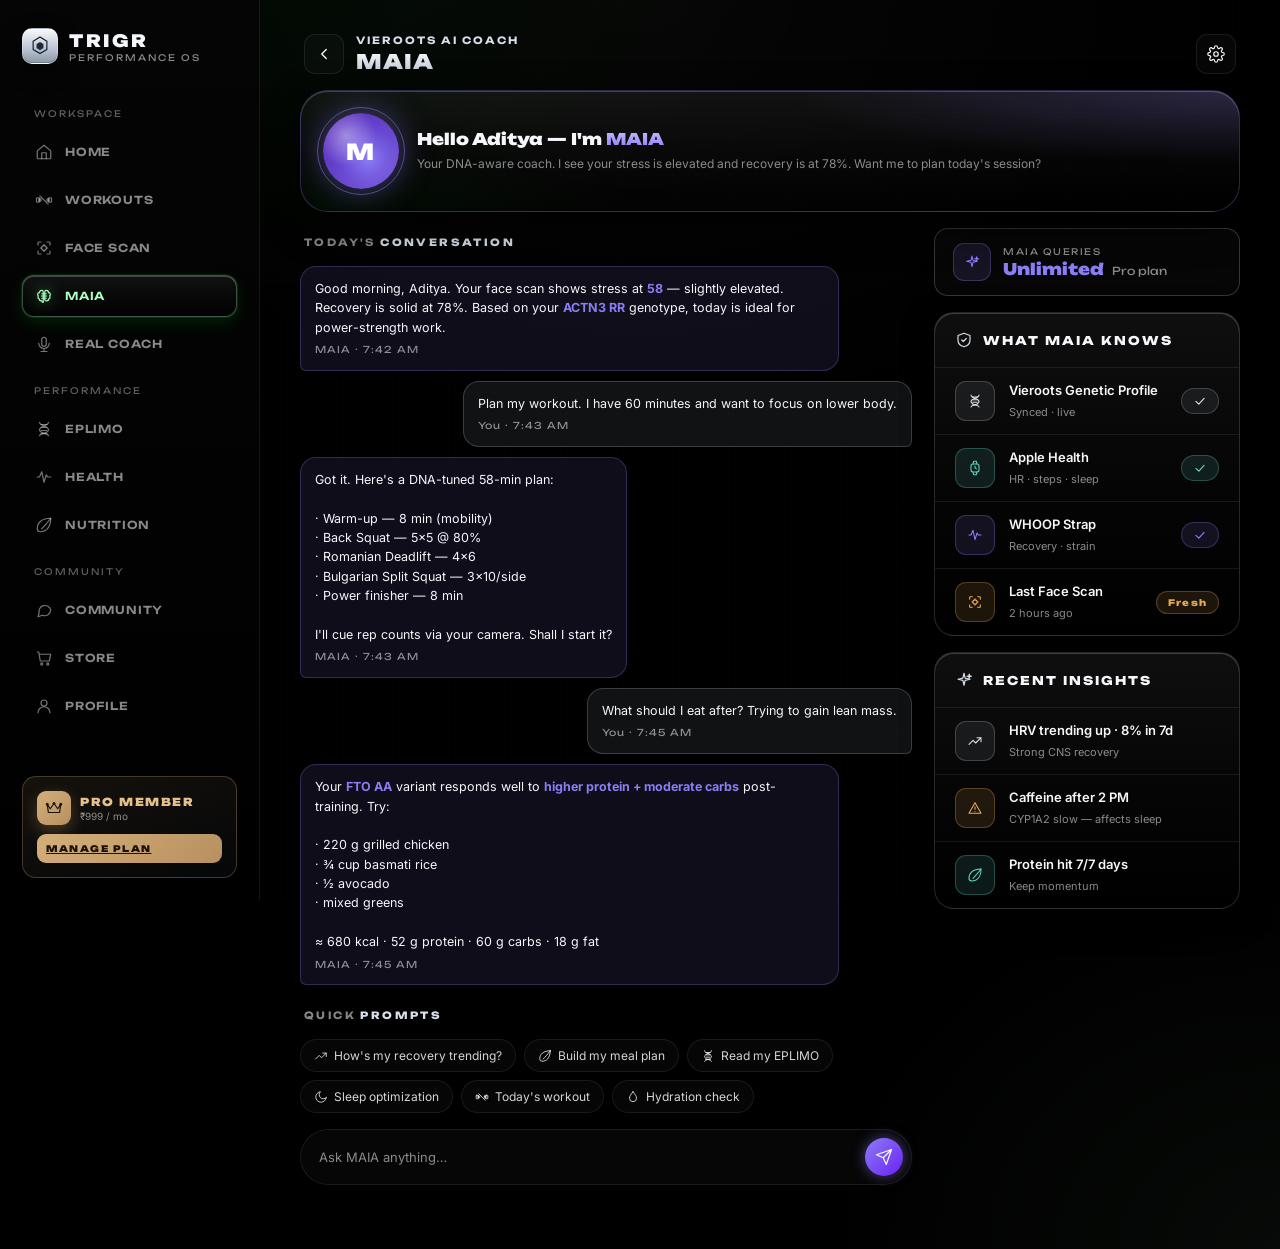
<file: maia.html>
<!DOCTYPE html>
<html lang="en">
<head>
<meta charset="UTF-8"/>
<meta name="viewport" content="width=device-width, initial-scale=1.0"/>
<title>TRIGR — MAIA</title>
<link href="https://fonts.googleapis.com/css2?family=Unbounded:wght@300;400;500;600;700;800;900&family=Inter:wght@300;400;500;600;700;800&display=swap" rel="stylesheet"/>
<link rel="stylesheet" href="styles.css"/>
<script src="icons.js" defer></script>
</head>
<body>
<div class="app">

  <aside class="sidebar">
    <div class="sb-brand">
      <div class="sb-mark"><svg class="ic ic-22"><use href="#i-logo"/></svg></div>
      <div><div class="sb-name">TRIGR</div><div class="sb-sub">Performance OS</div></div>
    </div>
    <div class="sb-section">Workspace</div>
    <a href="index.html"     class="sb-link"><svg class="ic"><use href="#i-home"/></svg>Home</a>
    <a href="workout.html"   class="sb-link"><svg class="ic"><use href="#i-dumbbell"/></svg>Workouts</a>
    <a href="scan.html"      class="sb-link"><svg class="ic"><use href="#i-scan"/></svg>Face Scan</a>
    <a href="maia.html"      class="sb-link active"><svg class="ic"><use href="#i-brain"/></svg>MAIA</a>
    <a href="coach.html"     class="sb-link"><svg class="ic"><use href="#i-mic"/></svg>Real Coach</a>
    <div class="sb-section">Performance</div>
    <a href="eplimo.html"    class="sb-link"><svg class="ic"><use href="#i-dna"/></svg>EPLIMO</a>
    <a href="health.html"    class="sb-link"><svg class="ic"><use href="#i-pulse"/></svg>Health</a>
    <a href="diet.html"      class="sb-link"><svg class="ic"><use href="#i-leaf"/></svg>Nutrition</a>
    <div class="sb-section">Community</div>
    <a href="community.html" class="sb-link"><svg class="ic"><use href="#i-message"/></svg>Community</a>
    <a href="store.html"     class="sb-link"><svg class="ic"><use href="#i-cart"/></svg>Store</a>
    <a href="profile.html"   class="sb-link"><svg class="ic"><use href="#i-user"/></svg>Profile</a>
    <div class="sb-plan">
      <div class="sb-plan-row">
        <div class="sb-plan-ic"><svg class="ic ic-18"><use href="#i-crown"/></svg></div>
        <div><div class="sb-plan-name">PRO MEMBER</div><div class="sb-plan-meta">₹999 / mo</div></div>
      </div>
      <a href="upgrade.html" class="sb-plan-btn">Manage Plan</a>
    </div>
  </aside>

  <main class="main"><div class="main-wrap">

    <div class="page-header">
      <a href="index.html" class="back-btn"><svg class="ic ic-18"><use href="#i-chevron-left"/></svg></a>
      <div class="page-title"><div class="pt-eyebrow">Vieroots AI Coach</div><h1>MAIA</h1></div>
      <button class="icon-btn"><svg class="ic ic-18"><use href="#i-settings"/></svg></button>
    </div>

    <div class="stack">

      <!-- MAIA hero -->
      <section class="maia-hero">
        <div class="maia-orb">M</div>
        <div class="maia-hi">
          <h3>Hello Aditya — I'm <span>MAIA</span></h3>
          <p>Your DNA-aware coach. I see your stress is elevated and recovery is at 78%. Want me to plan today's session?</p>
        </div>
      </section>

      <div class="layout-2col">
        <div class="stack">

          <!-- Chat thread -->
          <div class="sec-head"><div class="sec-eyebrow">Today's <b>Conversation</b></div></div>
          <div class="chat-thread">
            <div class="bubble maia">
              Good morning, Aditya. Your face scan shows stress at <b>58</b> — slightly elevated. Recovery is solid at 78%. Based on your <b>ACTN3 RR</b> genotype, today is ideal for power-strength work.
              <small>MAIA · 7:42 AM</small>
            </div>
            <div class="bubble user">
              Plan my workout. I have 60 minutes and want to focus on lower body.
              <small>You · 7:43 AM</small>
            </div>
            <div class="bubble maia">
              Got it. Here's a DNA-tuned 58-min plan:<br/><br/>
              · Warm-up — 8 min (mobility)<br/>
              · Back Squat — 5×5 @ 80%<br/>
              · Romanian Deadlift — 4×6<br/>
              · Bulgarian Split Squat — 3×10/side<br/>
              · Power finisher — 8 min<br/><br/>
              I'll cue rep counts via your camera. Shall I start it?
              <small>MAIA · 7:43 AM</small>
            </div>
            <div class="bubble user">
              What should I eat after? Trying to gain lean mass.
              <small>You · 7:45 AM</small>
            </div>
            <div class="bubble maia">
              Your <b>FTO AA</b> variant responds well to <b>higher protein + moderate carbs</b> post-training. Try:<br/><br/>
              · 220 g grilled chicken<br/>
              · ¾ cup basmati rice<br/>
              · ½ avocado<br/>
              · mixed greens<br/><br/>
              ≈ 680 kcal · 52 g protein · 60 g carbs · 18 g fat
              <small>MAIA · 7:45 AM</small>
            </div>
          </div>

          <div class="sec-head" style="margin-top:8px"><div class="sec-eyebrow">Quick <b>Prompts</b></div></div>
          <div class="chip-row">
            <span class="chip"><svg class="ic ic-14"><use href="#i-trend-up"/></svg>How's my recovery trending?</span>
            <span class="chip"><svg class="ic ic-14"><use href="#i-leaf"/></svg>Build my meal plan</span>
            <span class="chip"><svg class="ic ic-14"><use href="#i-dna"/></svg>Read my EPLIMO</span>
            <span class="chip"><svg class="ic ic-14"><use href="#i-moon"/></svg>Sleep optimization</span>
            <span class="chip"><svg class="ic ic-14"><use href="#i-dumbbell"/></svg>Today's workout</span>
            <span class="chip"><svg class="ic ic-14"><use href="#i-droplet"/></svg>Hydration check</span>
          </div>

          <!-- Input -->
          <div class="chat-input">
            <input type="text" placeholder="Ask MAIA anything…"/>
            <button class="chat-send"><svg class="ic ic-18"><use href="#i-send"/></svg></button>
          </div>

        </div>

        <div class="stack">
          <!-- Usage -->
          <div class="tokens-row">
            <div class="tr-left">
              <div class="tr-ic" style="background:var(--pur-dim);border-color:var(--pur-b);color:var(--purple)"><svg class="ic"><use href="#i-sparkle"/></svg></div>
              <div>
                <div class="tr-lbl">MAIA Queries</div>
                <div class="tr-val" style="color:var(--purple)">Unlimited <small>Pro plan</small></div>
              </div>
            </div>
          </div>

          <!-- Context -->
          <section class="card">
            <div class="card-head"><div class="ch-left"><svg class="ic ic-18"><use href="#i-shield"/></svg><h3>What MAIA Knows</h3></div></div>
            <div class="rows">
              <div class="rrow"><div class="rrow-ic tone-trigr"><svg class="ic"><use href="#i-dna"/></svg></div><div class="rrow-info"><strong>Vieroots Genetic Profile</strong><span>Synced · live</span></div><span class="rrow-pill"><svg class="ic ic-14"><use href="#i-check"/></svg></span></div>
              <div class="rrow"><div class="rrow-ic tone-teal"><svg class="ic"><use href="#i-watch"/></svg></div><div class="rrow-info"><strong>Apple Health</strong><span>HR · steps · sleep</span></div><span class="rrow-pill tone-teal"><svg class="ic ic-14"><use href="#i-check"/></svg></span></div>
              <div class="rrow"><div class="rrow-ic tone-purple"><svg class="ic"><use href="#i-pulse"/></svg></div><div class="rrow-info"><strong>WHOOP Strap</strong><span>Recovery · strain</span></div><span class="rrow-pill tone-purple"><svg class="ic ic-14"><use href="#i-check"/></svg></span></div>
              <div class="rrow"><div class="rrow-ic tone-amber"><svg class="ic"><use href="#i-scan"/></svg></div><div class="rrow-info"><strong>Last Face Scan</strong><span>2 hours ago</span></div><span class="rrow-pill tone-amber">Fresh</span></div>
            </div>
          </section>

          <section class="card">
            <div class="card-head"><div class="ch-left"><svg class="ic ic-18"><use href="#i-sparkle"/></svg><h3>Recent Insights</h3></div></div>
            <div class="rows">
              <div class="rrow"><div class="rrow-ic tone-trigr"><svg class="ic"><use href="#i-trend-up"/></svg></div><div class="rrow-info"><strong>HRV trending up · 8% in 7d</strong><span>Strong CNS recovery</span></div></div>
              <div class="rrow"><div class="rrow-ic tone-amber"><svg class="ic"><use href="#i-warn"/></svg></div><div class="rrow-info"><strong>Caffeine after 2 PM</strong><span>CYP1A2 slow — affects sleep</span></div></div>
              <div class="rrow"><div class="rrow-ic tone-teal"><svg class="ic"><use href="#i-leaf"/></svg></div><div class="rrow-info"><strong>Protein hit 7/7 days</strong><span>Keep momentum</span></div></div>
            </div>
          </section>
        </div>
      </div>

    </div>

  </div></main>

  <nav class="bottom-nav">
    <a href="index.html"   class="bn-item"><svg class="ic"><use href="#i-home"/></svg>Home</a>
    <a href="workout.html" class="bn-item"><svg class="ic"><use href="#i-dumbbell"/></svg>Move</a>
    <a href="scan.html"    class="bn-item"><svg class="ic"><use href="#i-scan"/></svg>Scan</a>
    <a href="maia.html"    class="bn-item on"><svg class="ic"><use href="#i-brain"/></svg>MAIA</a>
    <a href="profile.html" class="bn-item"><svg class="ic"><use href="#i-user"/></svg>Profile</a>
  </nav>

</div>
</body>
</html>
</file>
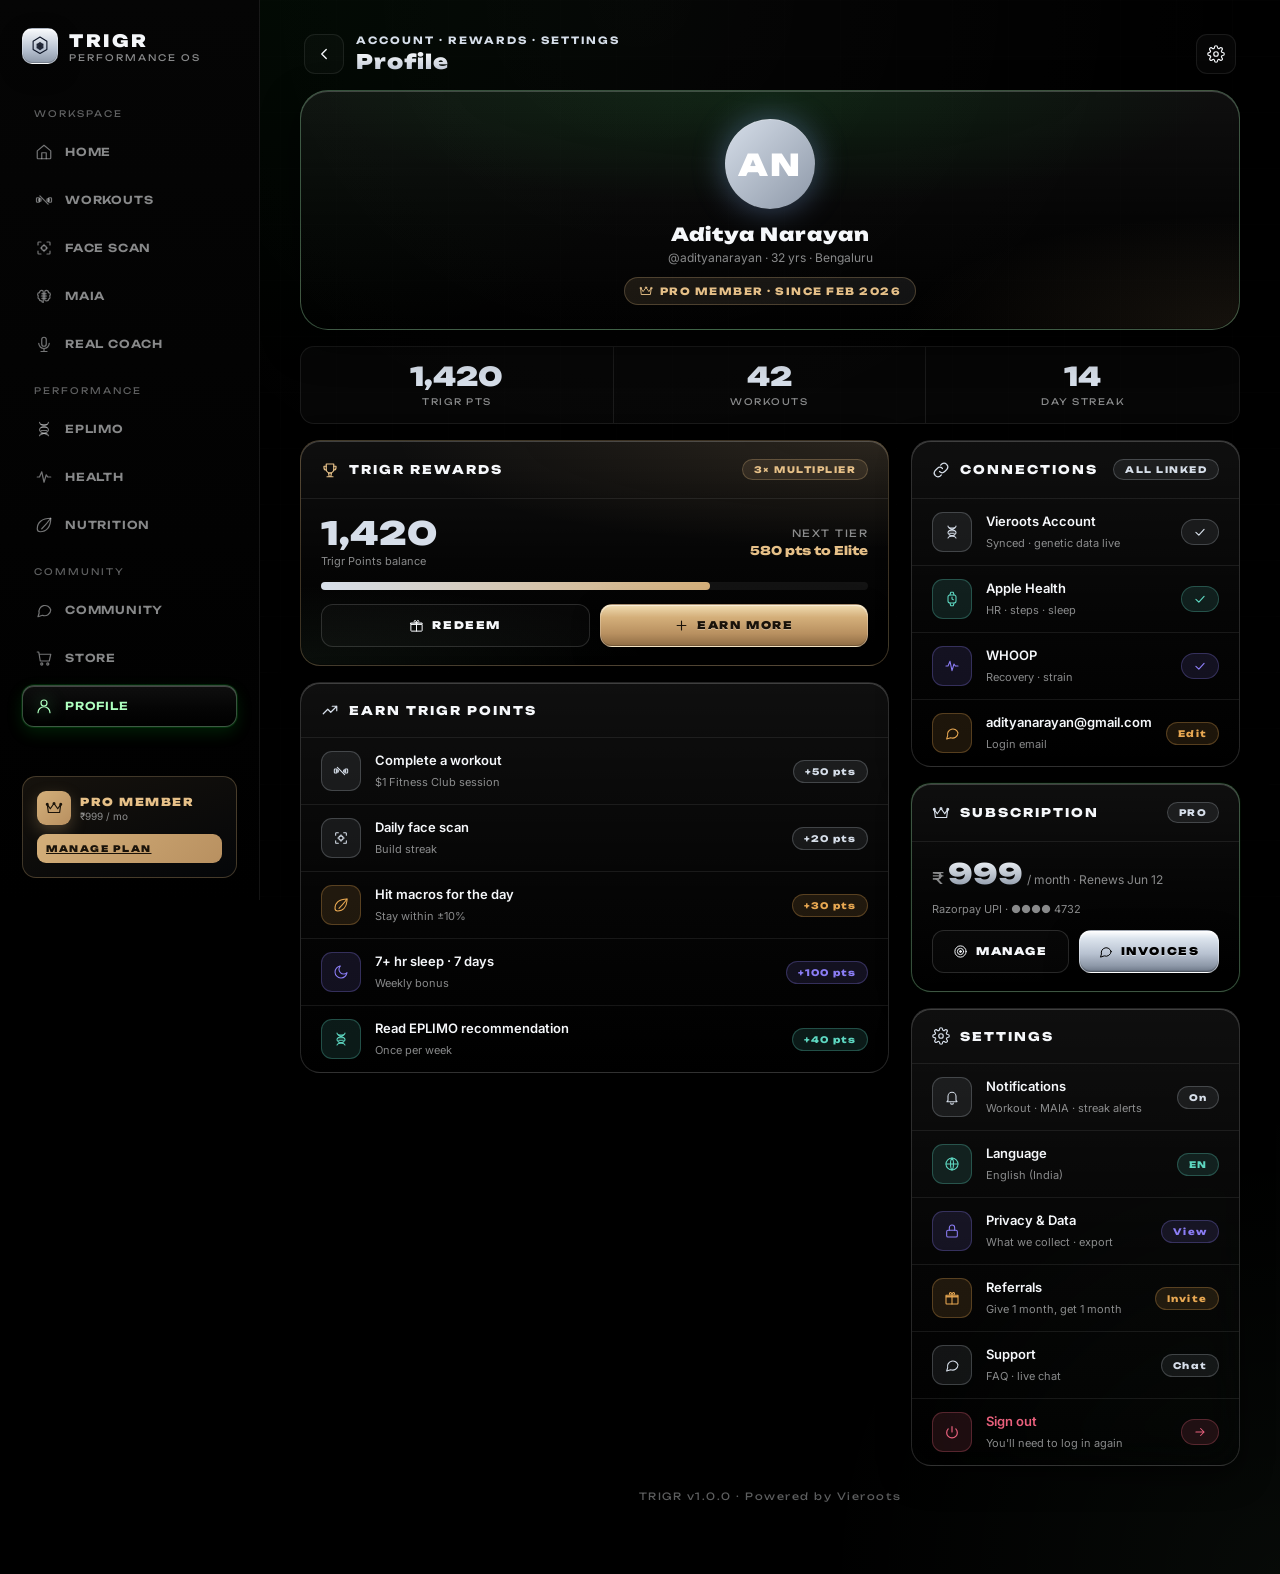
<file: profile.html>
<!DOCTYPE html>
<html lang="en">
<head>
<meta charset="UTF-8"/>
<meta name="viewport" content="width=device-width, initial-scale=1.0"/>
<title>TRIGR — Profile</title>
<link href="https://fonts.googleapis.com/css2?family=Unbounded:wght@300;400;500;600;700;800;900&family=Inter:wght@300;400;500;600;700;800&display=swap" rel="stylesheet"/>
<link rel="stylesheet" href="styles.css"/>
<script src="icons.js" defer></script>
</head>
<body>
<div class="app">

  <aside class="sidebar">
    <div class="sb-brand">
      <div class="sb-mark"><svg class="ic ic-22"><use href="#i-logo"/></svg></div>
      <div><div class="sb-name">TRIGR</div><div class="sb-sub">Performance OS</div></div>
    </div>
    <div class="sb-section">Workspace</div>
    <a href="index.html"     class="sb-link"><svg class="ic"><use href="#i-home"/></svg>Home</a>
    <a href="workout.html"   class="sb-link"><svg class="ic"><use href="#i-dumbbell"/></svg>Workouts</a>
    <a href="scan.html"      class="sb-link"><svg class="ic"><use href="#i-scan"/></svg>Face Scan</a>
    <a href="maia.html"      class="sb-link"><svg class="ic"><use href="#i-brain"/></svg>MAIA</a>
    <a href="coach.html"     class="sb-link"><svg class="ic"><use href="#i-mic"/></svg>Real Coach</a>
    <div class="sb-section">Performance</div>
    <a href="eplimo.html"    class="sb-link"><svg class="ic"><use href="#i-dna"/></svg>EPLIMO</a>
    <a href="health.html"    class="sb-link"><svg class="ic"><use href="#i-pulse"/></svg>Health</a>
    <a href="diet.html"      class="sb-link"><svg class="ic"><use href="#i-leaf"/></svg>Nutrition</a>
    <div class="sb-section">Community</div>
    <a href="community.html" class="sb-link"><svg class="ic"><use href="#i-message"/></svg>Community</a>
    <a href="store.html"     class="sb-link"><svg class="ic"><use href="#i-cart"/></svg>Store</a>
    <a href="profile.html"   class="sb-link active"><svg class="ic"><use href="#i-user"/></svg>Profile</a>
    <div class="sb-plan">
      <div class="sb-plan-row">
        <div class="sb-plan-ic"><svg class="ic ic-18"><use href="#i-crown"/></svg></div>
        <div><div class="sb-plan-name">PRO MEMBER</div><div class="sb-plan-meta">₹999 / mo</div></div>
      </div>
      <a href="upgrade.html" class="sb-plan-btn">Manage Plan</a>
    </div>
  </aside>

  <main class="main"><div class="main-wrap">

    <div class="page-header">
      <a href="index.html" class="back-btn"><svg class="ic ic-18"><use href="#i-chevron-left"/></svg></a>
      <div class="page-title"><div class="pt-eyebrow">Account · Rewards · Settings</div><h1>Profile</h1></div>
      <button class="icon-btn"><svg class="ic ic-18"><use href="#i-settings"/></svg></button>
    </div>

    <div class="stack">

      <!-- Profile hero -->
      <section class="profile-hero">
        <div class="profile-av">AN</div>
        <div class="profile-name">Aditya Narayan</div>
        <div class="profile-handle">@adityanarayan · 32 yrs · Bengaluru</div>
        <div class="profile-plan"><svg class="ic ic-14"><use href="#i-crown"/></svg>Pro Member · since Feb 2026</div>
      </section>

      <!-- Stats -->
      <div class="stat-row">
        <div class="stat-cell"><div class="stat-val">1,420</div><div class="stat-lbl">Trigr Pts</div></div>
        <div class="stat-cell"><div class="stat-val">42</div><div class="stat-lbl">Workouts</div></div>
        <div class="stat-cell"><div class="stat-val">14</div><div class="stat-lbl">Day Streak</div></div>
      </div>

      <div class="layout-2col">

        <div class="stack">
          <!-- Rewards -->
          <section class="card luxe">
            <div class="card-head"><div class="ch-left"><svg class="ic ic-18" style="color:var(--gold3)"><use href="#i-trophy"/></svg><h3>Trigr Rewards</h3></div><span class="tag gold">3× Multiplier</span></div>
            <div class="card-pad" style="display:flex;flex-direction:column;gap:14px">
              <div style="display:flex;align-items:center;justify-content:space-between">
                <div>
                  <div style="font-family:var(--f-display);font-size:32px;font-weight:900;color:var(--trigr);line-height:1">1,420</div>
                  <div style="font-size:11px;color:var(--muted);margin-top:5px">Trigr Points balance</div>
                </div>
                <div style="text-align:right">
                  <div style="font-family:var(--f-display);font-size:10px;color:var(--muted);letter-spacing:1.5px;text-transform:uppercase">Next Tier</div>
                  <div style="font-family:var(--f-display);font-size:12px;color:var(--gold3);font-weight:800;margin-top:4px">580 pts to Elite</div>
                </div>
              </div>
              <div class="macro-bar" style="height:8px"><div class="macro-fill" style="width:71%;background:linear-gradient(90deg,var(--trigr),var(--gold))"></div></div>
              <div style="display:grid;grid-template-columns:1fr 1fr;gap:10px">
                <button class="btn btn-ghost"><svg class="ic"><use href="#i-gift"/></svg>Redeem</button>
                <button class="btn btn-gold"><svg class="ic"><use href="#i-plus"/></svg>Earn More</button>
              </div>
            </div>
          </section>

          <!-- Earn routes -->
          <section class="card">
            <div class="card-head"><div class="ch-left"><svg class="ic ic-18"><use href="#i-trend-up"/></svg><h3>Earn Trigr Points</h3></div></div>
            <div class="rows">
              <div class="rrow"><div class="rrow-ic tone-trigr"><svg class="ic"><use href="#i-dumbbell"/></svg></div><div class="rrow-info"><strong>Complete a workout</strong><span>$1 Fitness Club session</span></div><span class="rrow-pill">+50 pts</span></div>
              <div class="rrow"><div class="rrow-ic tone-trigr"><svg class="ic"><use href="#i-scan"/></svg></div><div class="rrow-info"><strong>Daily face scan</strong><span>Build streak</span></div><span class="rrow-pill">+20 pts</span></div>
              <div class="rrow"><div class="rrow-ic tone-amber"><svg class="ic"><use href="#i-leaf"/></svg></div><div class="rrow-info"><strong>Hit macros for the day</strong><span>Stay within ±10%</span></div><span class="rrow-pill tone-amber">+30 pts</span></div>
              <div class="rrow"><div class="rrow-ic tone-purple"><svg class="ic"><use href="#i-moon"/></svg></div><div class="rrow-info"><strong>7+ hr sleep · 7 days</strong><span>Weekly bonus</span></div><span class="rrow-pill tone-purple">+100 pts</span></div>
              <div class="rrow"><div class="rrow-ic tone-teal"><svg class="ic"><use href="#i-dna"/></svg></div><div class="rrow-info"><strong>Read EPLIMO recommendation</strong><span>Once per week</span></div><span class="rrow-pill tone-teal">+40 pts</span></div>
            </div>
          </section>
        </div>

        <div class="stack">

          <!-- Connections -->
          <section class="card">
            <div class="card-head"><div class="ch-left"><svg class="ic ic-18"><use href="#i-link"/></svg><h3>Connections</h3></div><span class="tag">All linked</span></div>
            <div class="rows">
              <div class="rrow"><div class="rrow-ic tone-trigr"><svg class="ic"><use href="#i-dna"/></svg></div><div class="rrow-info"><strong>Vieroots Account</strong><span>Synced · genetic data live</span></div><span class="rrow-pill"><svg class="ic ic-14"><use href="#i-check"/></svg></span></div>
              <div class="rrow"><div class="rrow-ic tone-teal"><svg class="ic"><use href="#i-watch"/></svg></div><div class="rrow-info"><strong>Apple Health</strong><span>HR · steps · sleep</span></div><span class="rrow-pill tone-teal"><svg class="ic ic-14"><use href="#i-check"/></svg></span></div>
              <div class="rrow"><div class="rrow-ic tone-purple"><svg class="ic"><use href="#i-pulse"/></svg></div><div class="rrow-info"><strong>WHOOP</strong><span>Recovery · strain</span></div><span class="rrow-pill tone-purple"><svg class="ic ic-14"><use href="#i-check"/></svg></span></div>
              <div class="rrow"><div class="rrow-ic tone-amber"><svg class="ic"><use href="#i-message"/></svg></div><div class="rrow-info"><strong>adityanarayan@gmail.com</strong><span>Login email</span></div><span class="rrow-pill tone-amber">Edit</span></div>
            </div>
          </section>

          <!-- Subscription -->
          <section class="card accent">
            <div class="card-head"><div class="ch-left"><svg class="ic ic-18"><use href="#i-crown"/></svg><h3>Subscription</h3></div><span class="tag">Pro</span></div>
            <div class="card-pad" style="display:flex;flex-direction:column;gap:14px">
              <div style="display:flex;align-items:baseline;gap:4px">
                <span class="plan-sym">₹</span>
                <span class="plan-amt" style="font-size:28px">999</span>
                <span class="plan-per">/ month · Renews Jun 12</span>
              </div>
              <div style="font-size:11px;color:var(--muted)">Razorpay UPI · ●●●● 4732</div>
              <div style="display:grid;grid-template-columns:1fr 1fr;gap:10px">
                <a href="upgrade.html" class="btn btn-ghost"><svg class="ic"><use href="#i-target"/></svg>Manage</a>
                <button class="btn btn-primary"><svg class="ic"><use href="#i-message"/></svg>Invoices</button>
              </div>
            </div>
          </section>

          <!-- Settings -->
          <section class="card">
            <div class="card-head"><div class="ch-left"><svg class="ic ic-18"><use href="#i-settings"/></svg><h3>Settings</h3></div></div>
            <div class="rows">
              <div class="rrow"><div class="rrow-ic tone-trigr"><svg class="ic"><use href="#i-bell"/></svg></div><div class="rrow-info"><strong>Notifications</strong><span>Workout · MAIA · streak alerts</span></div><span class="rrow-pill">On</span></div>
              <div class="rrow"><div class="rrow-ic tone-teal"><svg class="ic"><use href="#i-globe"/></svg></div><div class="rrow-info"><strong>Language</strong><span>English (India)</span></div><span class="rrow-pill tone-teal">EN</span></div>
              <div class="rrow"><div class="rrow-ic tone-purple"><svg class="ic"><use href="#i-lock"/></svg></div><div class="rrow-info"><strong>Privacy & Data</strong><span>What we collect · export</span></div><span class="rrow-pill tone-purple">View</span></div>
              <div class="rrow"><div class="rrow-ic tone-amber"><svg class="ic"><use href="#i-gift"/></svg></div><div class="rrow-info"><strong>Referrals</strong><span>Give 1 month, get 1 month</span></div><span class="rrow-pill tone-amber">Invite</span></div>
              <div class="rrow"><div class="rrow-ic tone-trigr"><svg class="ic"><use href="#i-message"/></svg></div><div class="rrow-info"><strong>Support</strong><span>FAQ · live chat</span></div><span class="rrow-pill">Chat</span></div>
              <div class="rrow"><div class="rrow-ic tone-rose"><svg class="ic"><use href="#i-power"/></svg></div><div class="rrow-info"><strong style="color:var(--rose)">Sign out</strong><span>You'll need to log in again</span></div><span class="rrow-pill tone-rose"><svg class="ic ic-14"><use href="#i-arrow-right"/></svg></span></div>
            </div>
          </section>

        </div>

      </div>

      <div style="text-align:center;font-family:var(--f-display);font-size:10px;color:var(--muted2);padding:8px 0;letter-spacing:1.5px">
        TRIGR v1.0.0 · Powered by Vieroots
      </div>

    </div>

  </div></main>

  <nav class="bottom-nav">
    <a href="index.html"   class="bn-item"><svg class="ic"><use href="#i-home"/></svg>Home</a>
    <a href="workout.html" class="bn-item"><svg class="ic"><use href="#i-dumbbell"/></svg>Move</a>
    <a href="scan.html"    class="bn-item"><svg class="ic"><use href="#i-scan"/></svg>Scan</a>
    <a href="maia.html"    class="bn-item"><svg class="ic"><use href="#i-brain"/></svg>MAIA</a>
    <a href="profile.html" class="bn-item on"><svg class="ic"><use href="#i-user"/></svg>Profile</a>
  </nav>

</div>
</body>
</html>
</file>
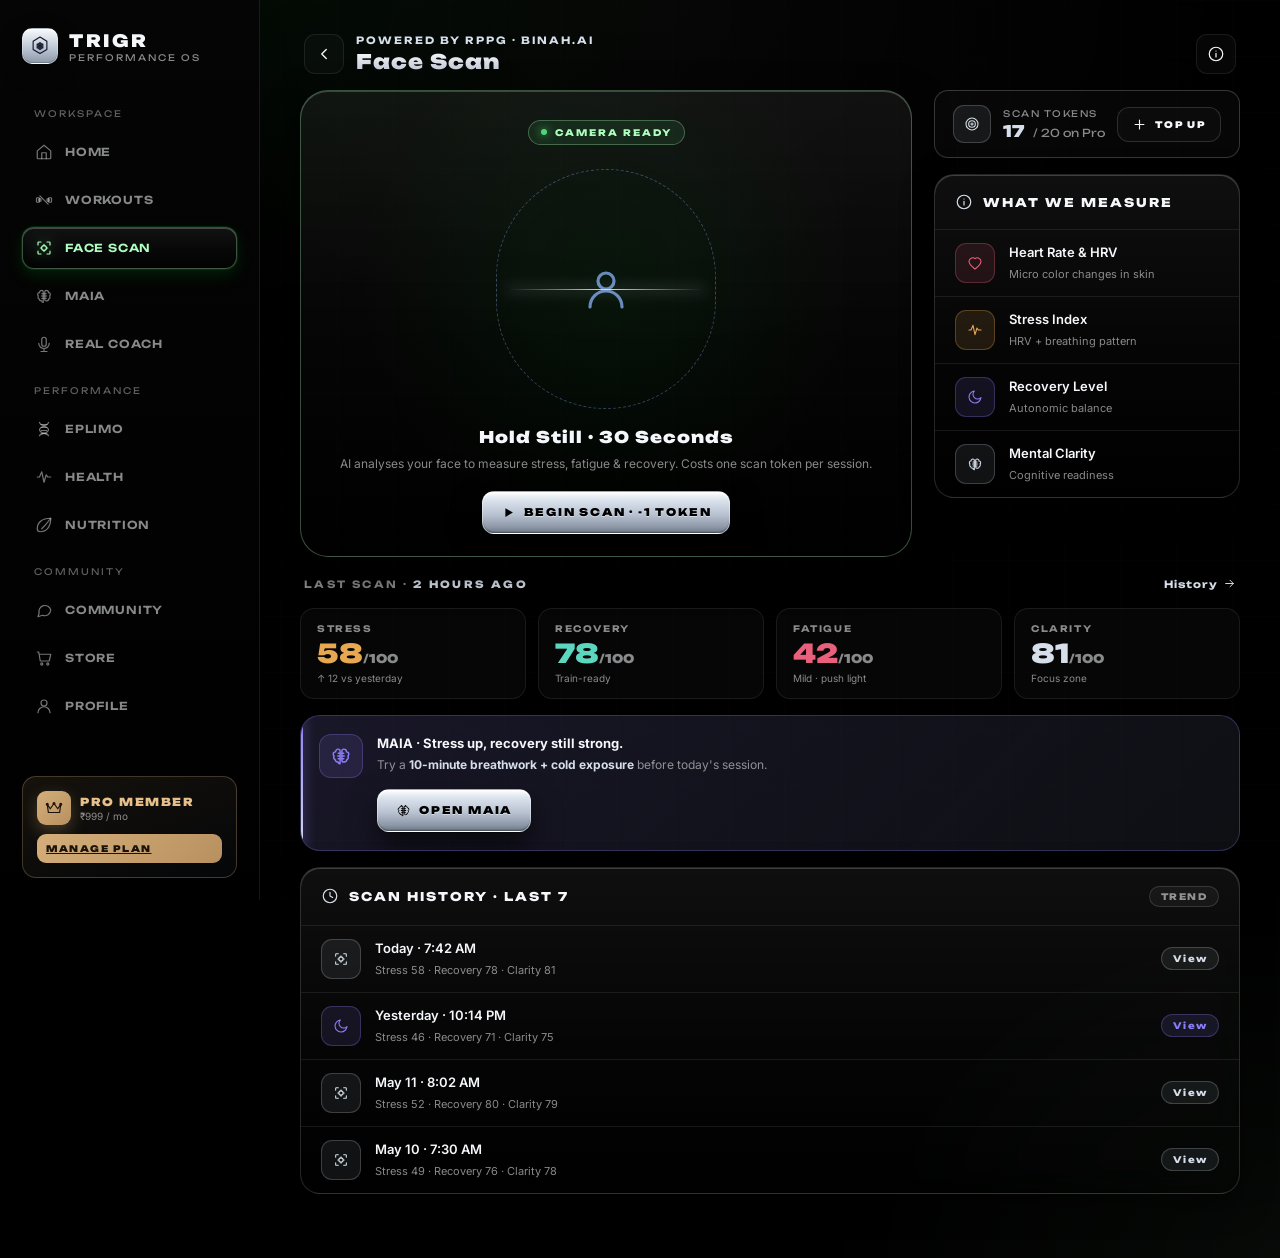
<file: scan.html>
<!DOCTYPE html>
<html lang="en">
<head>
<meta charset="UTF-8"/>
<meta name="viewport" content="width=device-width, initial-scale=1.0"/>
<title>TRIGR — Face Scan</title>
<link href="https://fonts.googleapis.com/css2?family=Unbounded:wght@300;400;500;600;700;800;900&family=Inter:wght@300;400;500;600;700;800&display=swap" rel="stylesheet"/>
<link rel="stylesheet" href="styles.css"/>
<script src="icons.js" defer></script>
</head>
<body>
<div class="app">

  <aside class="sidebar">
    <div class="sb-brand">
      <div class="sb-mark"><svg class="ic ic-22"><use href="#i-logo"/></svg></div>
      <div><div class="sb-name">TRIGR</div><div class="sb-sub">Performance OS</div></div>
    </div>
    <div class="sb-section">Workspace</div>
    <a href="index.html"     class="sb-link"><svg class="ic"><use href="#i-home"/></svg>Home</a>
    <a href="workout.html"   class="sb-link"><svg class="ic"><use href="#i-dumbbell"/></svg>Workouts</a>
    <a href="scan.html"      class="sb-link active"><svg class="ic"><use href="#i-scan"/></svg>Face Scan</a>
    <a href="maia.html"      class="sb-link"><svg class="ic"><use href="#i-brain"/></svg>MAIA</a>
    <a href="coach.html"     class="sb-link"><svg class="ic"><use href="#i-mic"/></svg>Real Coach</a>
    <div class="sb-section">Performance</div>
    <a href="eplimo.html"    class="sb-link"><svg class="ic"><use href="#i-dna"/></svg>EPLIMO</a>
    <a href="health.html"    class="sb-link"><svg class="ic"><use href="#i-pulse"/></svg>Health</a>
    <a href="diet.html"      class="sb-link"><svg class="ic"><use href="#i-leaf"/></svg>Nutrition</a>
    <div class="sb-section">Community</div>
    <a href="community.html" class="sb-link"><svg class="ic"><use href="#i-message"/></svg>Community</a>
    <a href="store.html"     class="sb-link"><svg class="ic"><use href="#i-cart"/></svg>Store</a>
    <a href="profile.html"   class="sb-link"><svg class="ic"><use href="#i-user"/></svg>Profile</a>
    <div class="sb-plan">
      <div class="sb-plan-row">
        <div class="sb-plan-ic"><svg class="ic ic-18"><use href="#i-crown"/></svg></div>
        <div><div class="sb-plan-name">PRO MEMBER</div><div class="sb-plan-meta">₹999 / mo</div></div>
      </div>
      <a href="upgrade.html" class="sb-plan-btn">Manage Plan</a>
    </div>
  </aside>

  <main class="main"><div class="main-wrap">

    <div class="page-header">
      <a href="index.html" class="back-btn"><svg class="ic ic-18"><use href="#i-chevron-left"/></svg></a>
      <div class="page-title"><div class="pt-eyebrow">Powered by rPPG · Binah.ai</div><h1>Face Scan</h1></div>
      <button class="icon-btn"><svg class="ic ic-18"><use href="#i-info"/></svg></button>
    </div>

    <div class="stack">

      <div class="layout-2col">
        <!-- Scan stage -->
        <section class="scan-stage">
          <div class="hero-eyebrow"><span class="dot"></span>Camera Ready</div>
          <div class="face-frame">
            <svg class="ic ic-48 face-glyph"><use href="#i-user"/></svg>
            <div class="scan-line"></div>
          </div>
          <h3 style="font-family:var(--f-display);font-size:16px;font-weight:900;letter-spacing:1px">Hold Still · 30 Seconds</h3>
          <p style="font-size:12px;color:var(--muted);margin-top:8px;line-height:1.55">AI analyses your face to measure stress, fatigue & recovery. Costs one scan token per session.</p>
          <div style="margin-top:18px"><button class="btn btn-primary inline"><svg class="ic"><use href="#i-play"/></svg>Begin Scan · -1 Token</button></div>
        </section>

        <!-- Tokens + plan info -->
        <div class="stack">
          <div class="tokens-row">
            <div class="tr-left">
              <div class="tr-ic"><svg class="ic"><use href="#i-coin"/></svg></div>
              <div>
                <div class="tr-lbl">Scan Tokens</div>
                <div class="tr-val">17 <small>/ 20 on Pro</small></div>
              </div>
            </div>
            <a href="upgrade.html" class="btn btn-ghost btn-sm inline"><svg class="ic"><use href="#i-plus"/></svg>Top Up</a>
          </div>

          <section class="card">
            <div class="card-head"><div class="ch-left"><svg class="ic ic-18"><use href="#i-info"/></svg><h3>What We Measure</h3></div></div>
            <div class="rows">
              <div class="rrow"><div class="rrow-ic tone-rose"><svg class="ic"><use href="#i-heart"/></svg></div><div class="rrow-info"><strong>Heart Rate & HRV</strong><span>Micro color changes in skin</span></div></div>
              <div class="rrow"><div class="rrow-ic tone-amber"><svg class="ic"><use href="#i-pulse"/></svg></div><div class="rrow-info"><strong>Stress Index</strong><span>HRV + breathing pattern</span></div></div>
              <div class="rrow"><div class="rrow-ic tone-purple"><svg class="ic"><use href="#i-moon"/></svg></div><div class="rrow-info"><strong>Recovery Level</strong><span>Autonomic balance</span></div></div>
              <div class="rrow"><div class="rrow-ic tone-trigr"><svg class="ic"><use href="#i-brain"/></svg></div><div class="rrow-info"><strong>Mental Clarity</strong><span>Cognitive readiness</span></div></div>
            </div>
          </section>
        </div>
      </div>

      <!-- Last scan results -->
      <div class="sec-head"><div class="sec-eyebrow">Last Scan · <b>2 Hours Ago</b></div><a href="#" class="sec-link">History<svg class="ic"><use href="#i-arrow-right"/></svg></a></div>
      <div class="metrics-grid">
        <div class="metric"><div class="metric-lbl">Stress</div><div class="metric-val" style="color:var(--amber)">58<small>/100</small></div><div class="metric-sub">↑ 12 vs yesterday</div></div>
        <div class="metric"><div class="metric-lbl">Recovery</div><div class="metric-val" style="color:var(--teal)">78<small>/100</small></div><div class="metric-sub">Train-ready</div></div>
        <div class="metric"><div class="metric-lbl">Fatigue</div><div class="metric-val" style="color:var(--rose)">42<small>/100</small></div><div class="metric-sub">Mild · push light</div></div>
        <div class="metric"><div class="metric-lbl">Clarity</div><div class="metric-val" style="color:var(--trigr)">81<small>/100</small></div><div class="metric-sub">Focus zone</div></div>
      </div>

      <!-- MAIA suggestion -->
      <div class="banner">
        <div class="banner-ic"><svg class="ic"><use href="#i-brain"/></svg></div>
        <div class="banner-body">
          <strong>MAIA · Stress up, recovery still strong.</strong>
          <p>Try a <b>10-minute breathwork + cold exposure</b> before today's session.</p>
          <div class="banner-cta"><a href="maia.html" class="btn btn-primary inline"><svg class="ic"><use href="#i-brain"/></svg>Open MAIA</a></div>
        </div>
      </div>

      <!-- History -->
      <section class="card">
        <div class="card-head"><div class="ch-left"><svg class="ic ic-18"><use href="#i-clock"/></svg><h3>Scan History · Last 7</h3></div><span class="tag muted">Trend</span></div>
        <div class="rows">
          <div class="rrow"><div class="rrow-ic tone-trigr"><svg class="ic"><use href="#i-scan"/></svg></div><div class="rrow-info"><strong>Today · 7:42 AM</strong><span>Stress 58 · Recovery 78 · Clarity 81</span></div><span class="rrow-pill">View</span></div>
          <div class="rrow"><div class="rrow-ic tone-purple"><svg class="ic"><use href="#i-moon"/></svg></div><div class="rrow-info"><strong>Yesterday · 10:14 PM</strong><span>Stress 46 · Recovery 71 · Clarity 75</span></div><span class="rrow-pill tone-purple">View</span></div>
          <div class="rrow"><div class="rrow-ic tone-trigr"><svg class="ic"><use href="#i-scan"/></svg></div><div class="rrow-info"><strong>May 11 · 8:02 AM</strong><span>Stress 52 · Recovery 80 · Clarity 79</span></div><span class="rrow-pill">View</span></div>
          <div class="rrow"><div class="rrow-ic tone-trigr"><svg class="ic"><use href="#i-scan"/></svg></div><div class="rrow-info"><strong>May 10 · 7:30 AM</strong><span>Stress 49 · Recovery 76 · Clarity 78</span></div><span class="rrow-pill">View</span></div>
        </div>
      </section>

    </div>

  </div></main>

  <nav class="bottom-nav">
    <a href="index.html"   class="bn-item"><svg class="ic"><use href="#i-home"/></svg>Home</a>
    <a href="workout.html" class="bn-item"><svg class="ic"><use href="#i-dumbbell"/></svg>Move</a>
    <a href="scan.html"    class="bn-item on"><svg class="ic"><use href="#i-scan"/></svg>Scan</a>
    <a href="maia.html"    class="bn-item"><svg class="ic"><use href="#i-brain"/></svg>MAIA</a>
    <a href="profile.html" class="bn-item"><svg class="ic"><use href="#i-user"/></svg>Profile</a>
  </nav>

</div>
</body>
</html>
</file>
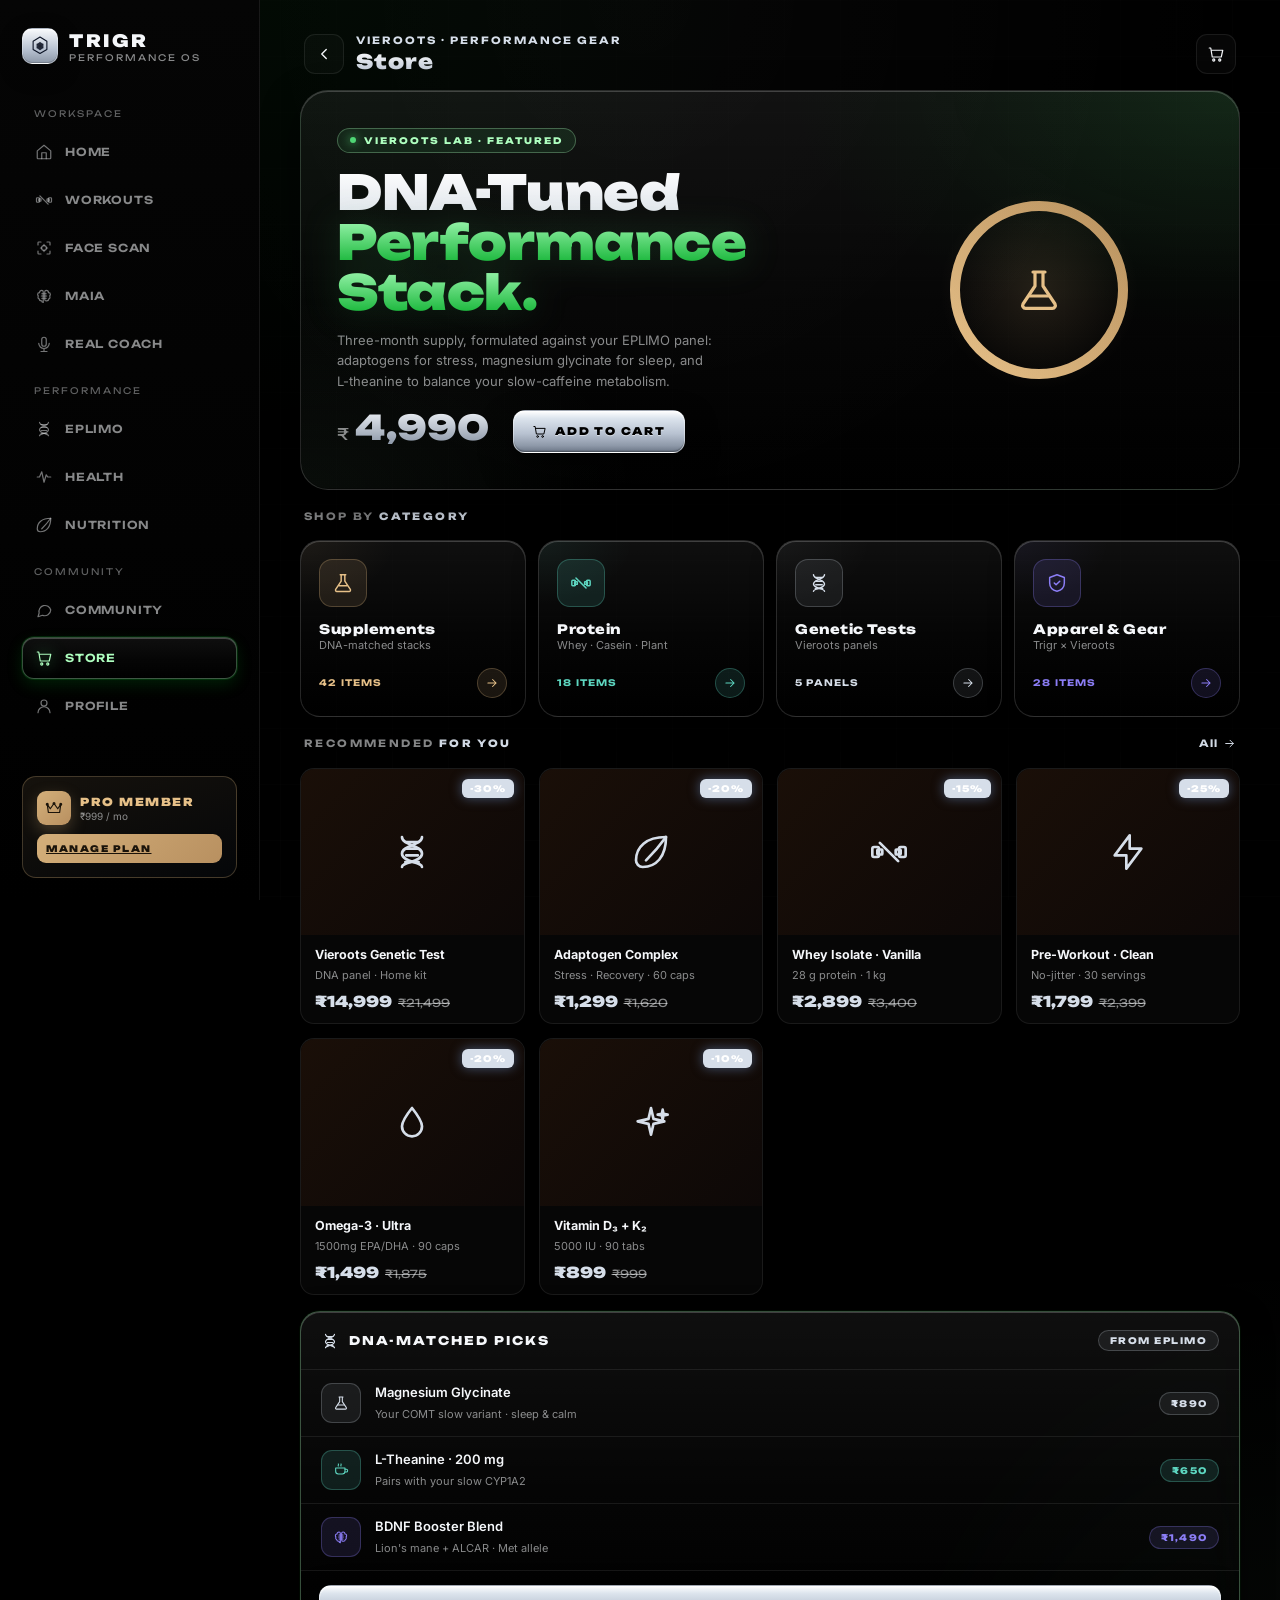
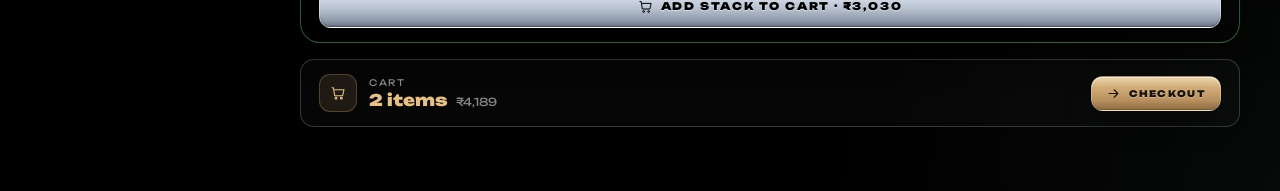
<file: store.html>
<!DOCTYPE html>
<html lang="en">
<head>
<meta charset="UTF-8"/>
<meta name="viewport" content="width=device-width, initial-scale=1.0"/>
<title>TRIGR — Store</title>
<link href="https://fonts.googleapis.com/css2?family=Unbounded:wght@300;400;500;600;700;800;900&family=Inter:wght@300;400;500;600;700;800&display=swap" rel="stylesheet"/>
<link rel="stylesheet" href="styles.css"/>
<script src="icons.js" defer></script>
</head>
<body>
<div class="app">

  <aside class="sidebar">
    <div class="sb-brand">
      <div class="sb-mark"><svg class="ic ic-22"><use href="#i-logo"/></svg></div>
      <div><div class="sb-name">TRIGR</div><div class="sb-sub">Performance OS</div></div>
    </div>
    <div class="sb-section">Workspace</div>
    <a href="index.html"     class="sb-link"><svg class="ic"><use href="#i-home"/></svg>Home</a>
    <a href="workout.html"   class="sb-link"><svg class="ic"><use href="#i-dumbbell"/></svg>Workouts</a>
    <a href="scan.html"      class="sb-link"><svg class="ic"><use href="#i-scan"/></svg>Face Scan</a>
    <a href="maia.html"      class="sb-link"><svg class="ic"><use href="#i-brain"/></svg>MAIA</a>
    <a href="coach.html"     class="sb-link"><svg class="ic"><use href="#i-mic"/></svg>Real Coach</a>
    <div class="sb-section">Performance</div>
    <a href="eplimo.html"    class="sb-link"><svg class="ic"><use href="#i-dna"/></svg>EPLIMO</a>
    <a href="health.html"    class="sb-link"><svg class="ic"><use href="#i-pulse"/></svg>Health</a>
    <a href="diet.html"      class="sb-link"><svg class="ic"><use href="#i-leaf"/></svg>Nutrition</a>
    <div class="sb-section">Community</div>
    <a href="community.html" class="sb-link"><svg class="ic"><use href="#i-message"/></svg>Community</a>
    <a href="store.html"     class="sb-link active"><svg class="ic"><use href="#i-cart"/></svg>Store</a>
    <a href="profile.html"   class="sb-link"><svg class="ic"><use href="#i-user"/></svg>Profile</a>
    <div class="sb-plan">
      <div class="sb-plan-row">
        <div class="sb-plan-ic"><svg class="ic ic-18"><use href="#i-crown"/></svg></div>
        <div><div class="sb-plan-name">PRO MEMBER</div><div class="sb-plan-meta">₹999 / mo</div></div>
      </div>
      <a href="upgrade.html" class="sb-plan-btn">Manage Plan</a>
    </div>
  </aside>

  <main class="main"><div class="main-wrap">

    <div class="page-header">
      <a href="index.html" class="back-btn"><svg class="ic ic-18"><use href="#i-chevron-left"/></svg></a>
      <div class="page-title"><div class="pt-eyebrow">Vieroots · Performance Gear</div><h1>Store</h1></div>
      <button class="icon-btn"><svg class="ic ic-18"><use href="#i-cart"/></svg></button>
    </div>

    <div class="stack">

      <!-- Hero -->
      <section class="hero">
        <div class="hero-grid">
          <div>
            <div class="hero-eyebrow"><span class="dot"></span>Vieroots Lab · Featured</div>
            <h1 class="hero-title">DNA-Tuned <span>Performance Stack.</span></h1>
            <p class="hero-sub">Three-month supply, formulated against your EPLIMO panel: adaptogens for stress, magnesium glycinate for sleep, and L-theanine to balance your slow-caffeine metabolism.</p>
            <div class="hero-cta-row">
              <div style="display:flex;align-items:baseline;gap:6px;margin-right:14px"><span class="plan-sym">₹</span><span class="plan-amt" style="font-size:34px">4,990</span></div>
              <button class="btn btn-primary inline"><svg class="ic"><use href="#i-cart"/></svg>Add to Cart</button>
            </div>
          </div>
          <div class="ring-wrap">
            <div class="ring">
              <svg viewBox="0 0 200 200">
                <circle cx="100" cy="100" r="84" fill="none" stroke="rgba(212,175,122,.12)" stroke-width="10"/>
                <circle cx="100" cy="100" r="84" fill="none" stroke="url(#g-gold)" stroke-width="10" stroke-linecap="round"/>
              </svg>
              <div class="ring-center" style="background:radial-gradient(circle,rgba(212,175,122,.15),transparent 70%);border-radius:50%"><svg class="ic ic-48" style="color:var(--gold3)"><use href="#i-flask"/></svg></div>
            </div>
          </div>
        </div>
      </section>

      <!-- Categories -->
      <div class="sec-head"><div class="sec-eyebrow">Shop by <b>Category</b></div></div>
      <div class="actions">
        <a href="#" class="action tone-gold"><div class="action-head"><div class="action-ic"><svg class="ic"><use href="#i-flask"/></svg></div></div><div><div class="action-title">Supplements</div><div class="action-sub">DNA-matched stacks</div></div><div class="action-meta"><span class="action-pill">42 items</span><span class="action-arr"><svg class="ic ic-14"><use href="#i-arrow-right"/></svg></span></div></a>
        <a href="#" class="action tone-teal"><div class="action-head"><div class="action-ic"><svg class="ic"><use href="#i-dumbbell"/></svg></div></div><div><div class="action-title">Protein</div><div class="action-sub">Whey · Casein · Plant</div></div><div class="action-meta"><span class="action-pill">18 items</span><span class="action-arr"><svg class="ic ic-14"><use href="#i-arrow-right"/></svg></span></div></a>
        <a href="#" class="action tone-trigr"><div class="action-head"><div class="action-ic"><svg class="ic"><use href="#i-dna"/></svg></div></div><div><div class="action-title">Genetic Tests</div><div class="action-sub">Vieroots panels</div></div><div class="action-meta"><span class="action-pill">5 panels</span><span class="action-arr"><svg class="ic ic-14"><use href="#i-arrow-right"/></svg></span></div></a>
        <a href="#" class="action tone-purple"><div class="action-head"><div class="action-ic"><svg class="ic"><use href="#i-shield"/></svg></div></div><div><div class="action-title">Apparel & Gear</div><div class="action-sub">Trigr × Vieroots</div></div><div class="action-meta"><span class="action-pill">28 items</span><span class="action-arr"><svg class="ic ic-14"><use href="#i-arrow-right"/></svg></span></div></a>
      </div>

      <!-- Recommended -->
      <div class="sec-head"><div class="sec-eyebrow">Recommended <b>for You</b></div><a href="#" class="sec-link">All<svg class="ic"><use href="#i-arrow-right"/></svg></a></div>
      <div class="store-grid">
        <div class="store-card">
          <div class="store-img"><svg class="ic ic-40"><use href="#i-dna"/></svg><div class="store-disc">-30%</div></div>
          <div class="store-info"><div class="nm">Vieroots Genetic Test</div><div class="ty">DNA panel · Home kit</div><div class="pr">₹14,999<small>₹21,499</small></div></div>
        </div>
        <div class="store-card">
          <div class="store-img"><svg class="ic ic-40"><use href="#i-leaf"/></svg><div class="store-disc">-20%</div></div>
          <div class="store-info"><div class="nm">Adaptogen Complex</div><div class="ty">Stress · Recovery · 60 caps</div><div class="pr">₹1,299<small>₹1,620</small></div></div>
        </div>
        <div class="store-card">
          <div class="store-img"><svg class="ic ic-40"><use href="#i-dumbbell"/></svg><div class="store-disc">-15%</div></div>
          <div class="store-info"><div class="nm">Whey Isolate · Vanilla</div><div class="ty">28 g protein · 1 kg</div><div class="pr">₹2,899<small>₹3,400</small></div></div>
        </div>
        <div class="store-card">
          <div class="store-img"><svg class="ic ic-40"><use href="#i-bolt"/></svg><div class="store-disc">-25%</div></div>
          <div class="store-info"><div class="nm">Pre-Workout · Clean</div><div class="ty">No-jitter · 30 servings</div><div class="pr">₹1,799<small>₹2,399</small></div></div>
        </div>
        <div class="store-card">
          <div class="store-img"><svg class="ic ic-40"><use href="#i-droplet"/></svg><div class="store-disc">-20%</div></div>
          <div class="store-info"><div class="nm">Omega-3 · Ultra</div><div class="ty">1500mg EPA/DHA · 90 caps</div><div class="pr">₹1,499<small>₹1,875</small></div></div>
        </div>
        <div class="store-card">
          <div class="store-img"><svg class="ic ic-40"><use href="#i-sparkle"/></svg><div class="store-disc">-10%</div></div>
          <div class="store-info"><div class="nm">Vitamin D₃ + K₂</div><div class="ty">5000 IU · 90 tabs</div><div class="pr">₹899<small>₹999</small></div></div>
        </div>
      </div>

      <!-- DNA picks -->
      <section class="card accent">
        <div class="card-head"><div class="ch-left"><svg class="ic ic-18"><use href="#i-dna"/></svg><h3>DNA-Matched Picks</h3></div><span class="tag">From EPLIMO</span></div>
        <div class="rows">
          <div class="rrow"><div class="rrow-ic tone-trigr"><svg class="ic"><use href="#i-flask"/></svg></div><div class="rrow-info"><strong>Magnesium Glycinate</strong><span>Your COMT slow variant · sleep & calm</span></div><span class="rrow-pill">₹890</span></div>
          <div class="rrow"><div class="rrow-ic tone-teal"><svg class="ic"><use href="#i-coffee"/></svg></div><div class="rrow-info"><strong>L-Theanine · 200 mg</strong><span>Pairs with your slow CYP1A2</span></div><span class="rrow-pill tone-teal">₹650</span></div>
          <div class="rrow"><div class="rrow-ic tone-purple"><svg class="ic"><use href="#i-brain"/></svg></div><div class="rrow-info"><strong>BDNF Booster Blend</strong><span>Lion's mane + ALCAR · Met allele</span></div><span class="rrow-pill tone-purple">₹1,490</span></div>
        </div>
        <div class="card-foot"><button class="btn btn-primary"><svg class="ic"><use href="#i-cart"/></svg>Add Stack to Cart · ₹3,030</button></div>
      </section>

      <!-- Cart teaser -->
      <div class="tokens-row">
        <div class="tr-left">
          <div class="tr-ic" style="background:var(--gold-dim);border-color:var(--gold-b);color:var(--gold3)"><svg class="ic"><use href="#i-cart"/></svg></div>
          <div>
            <div class="tr-lbl">Cart</div>
            <div class="tr-val" style="color:var(--gold3)">2 items <small>₹4,189</small></div>
          </div>
        </div>
        <button class="btn btn-gold btn-sm inline"><svg class="ic"><use href="#i-arrow-right"/></svg>Checkout</button>
      </div>

    </div>

  </div></main>

  <nav class="bottom-nav">
    <a href="index.html"   class="bn-item"><svg class="ic"><use href="#i-home"/></svg>Home</a>
    <a href="workout.html" class="bn-item"><svg class="ic"><use href="#i-dumbbell"/></svg>Move</a>
    <a href="scan.html"    class="bn-item"><svg class="ic"><use href="#i-scan"/></svg>Scan</a>
    <a href="maia.html"    class="bn-item"><svg class="ic"><use href="#i-brain"/></svg>MAIA</a>
    <a href="profile.html" class="bn-item"><svg class="ic"><use href="#i-user"/></svg>Profile</a>
  </nav>

</div>
</body>
</html>
</file>
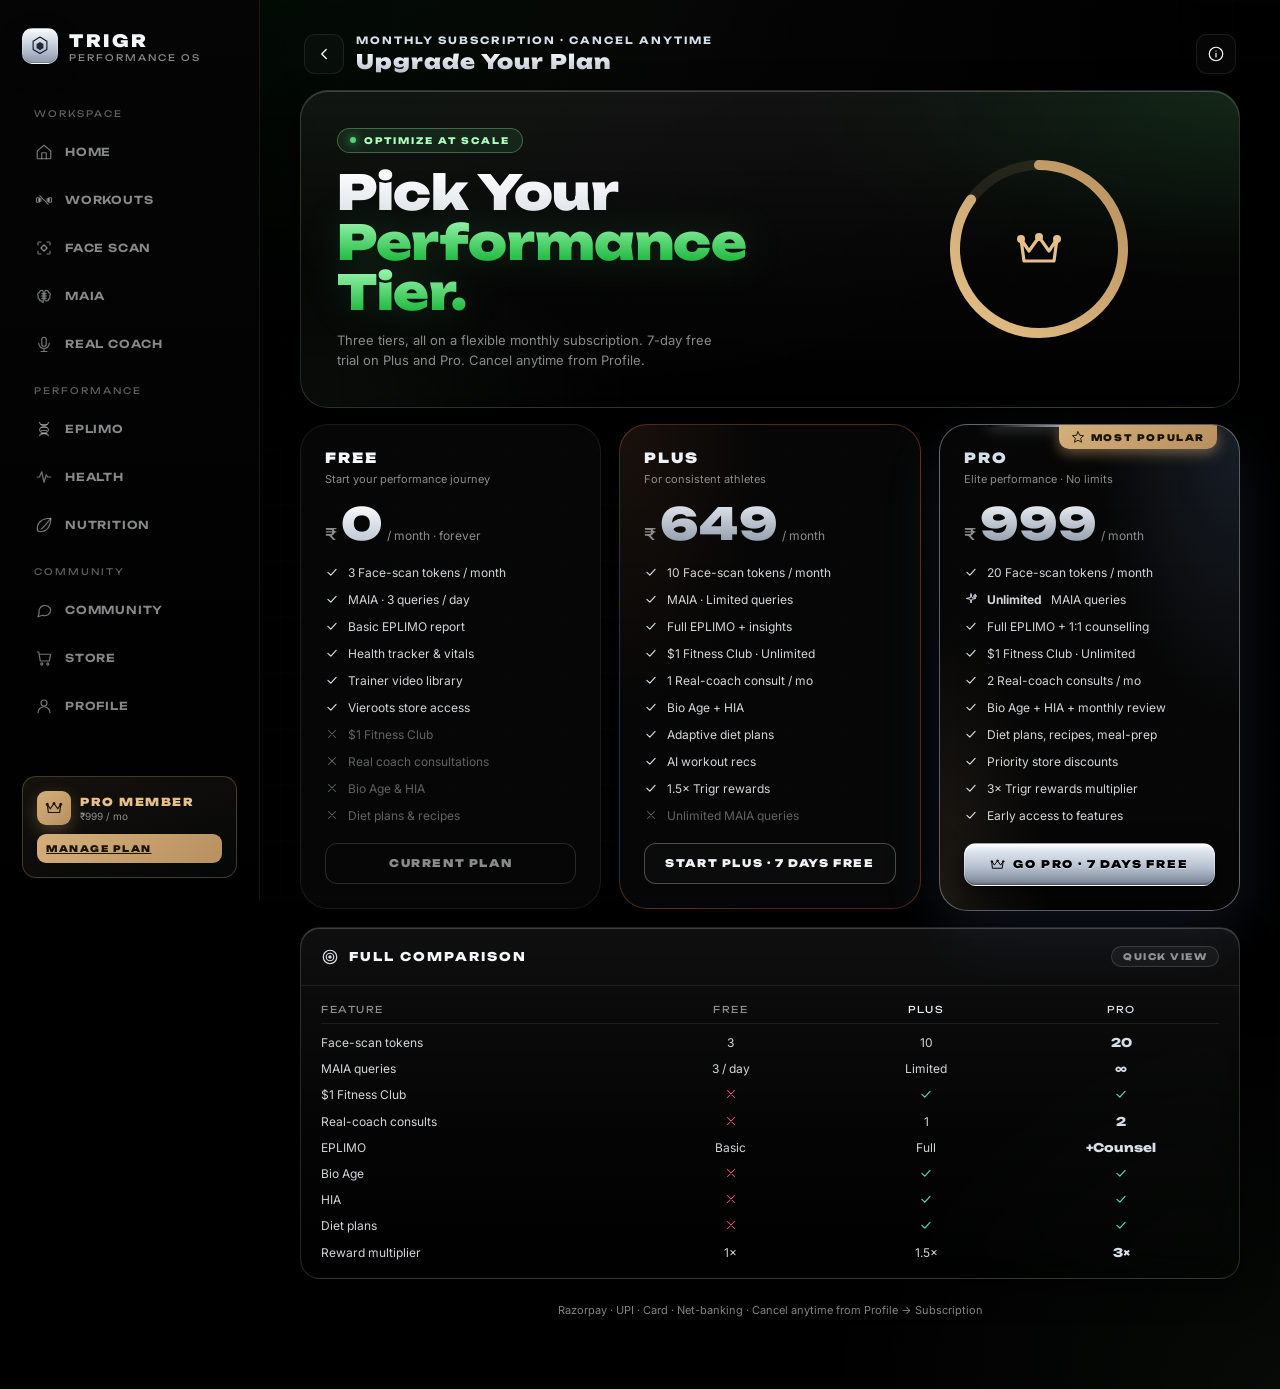
<file: upgrade.html>
<!DOCTYPE html>
<html lang="en">
<head>
<meta charset="UTF-8"/>
<meta name="viewport" content="width=device-width, initial-scale=1.0"/>
<title>TRIGR — Upgrade</title>
<link href="https://fonts.googleapis.com/css2?family=Unbounded:wght@300;400;500;600;700;800;900&family=Inter:wght@300;400;500;600;700;800&display=swap" rel="stylesheet"/>
<link rel="stylesheet" href="styles.css"/>
<script src="icons.js" defer></script>
</head>
<body>
<div class="app">

  <aside class="sidebar">
    <div class="sb-brand">
      <div class="sb-mark"><svg class="ic ic-22"><use href="#i-logo"/></svg></div>
      <div><div class="sb-name">TRIGR</div><div class="sb-sub">Performance OS</div></div>
    </div>
    <div class="sb-section">Workspace</div>
    <a href="index.html"     class="sb-link"><svg class="ic"><use href="#i-home"/></svg>Home</a>
    <a href="workout.html"   class="sb-link"><svg class="ic"><use href="#i-dumbbell"/></svg>Workouts</a>
    <a href="scan.html"      class="sb-link"><svg class="ic"><use href="#i-scan"/></svg>Face Scan</a>
    <a href="maia.html"      class="sb-link"><svg class="ic"><use href="#i-brain"/></svg>MAIA</a>
    <a href="coach.html"     class="sb-link"><svg class="ic"><use href="#i-mic"/></svg>Real Coach</a>
    <div class="sb-section">Performance</div>
    <a href="eplimo.html"    class="sb-link"><svg class="ic"><use href="#i-dna"/></svg>EPLIMO</a>
    <a href="health.html"    class="sb-link"><svg class="ic"><use href="#i-pulse"/></svg>Health</a>
    <a href="diet.html"      class="sb-link"><svg class="ic"><use href="#i-leaf"/></svg>Nutrition</a>
    <div class="sb-section">Community</div>
    <a href="community.html" class="sb-link"><svg class="ic"><use href="#i-message"/></svg>Community</a>
    <a href="store.html"     class="sb-link"><svg class="ic"><use href="#i-cart"/></svg>Store</a>
    <a href="profile.html"   class="sb-link"><svg class="ic"><use href="#i-user"/></svg>Profile</a>
    <div class="sb-plan">
      <div class="sb-plan-row">
        <div class="sb-plan-ic"><svg class="ic ic-18"><use href="#i-crown"/></svg></div>
        <div><div class="sb-plan-name">PRO MEMBER</div><div class="sb-plan-meta">₹999 / mo</div></div>
      </div>
      <a href="upgrade.html" class="sb-plan-btn">Manage Plan</a>
    </div>
  </aside>

  <main class="main"><div class="main-wrap">

    <div class="page-header">
      <a href="index.html" class="back-btn"><svg class="ic ic-18"><use href="#i-chevron-left"/></svg></a>
      <div class="page-title"><div class="pt-eyebrow">Monthly Subscription · Cancel anytime</div><h1>Upgrade Your Plan</h1></div>
      <button class="icon-btn"><svg class="ic ic-18"><use href="#i-info"/></svg></button>
    </div>

    <div class="stack">

      <!-- Hero -->
      <section class="hero">
        <div class="hero-grid">
          <div>
            <div class="hero-eyebrow"><span class="dot"></span>Optimize at Scale</div>
            <h1 class="hero-title">Pick Your<br/><span>Performance Tier.</span></h1>
            <p class="hero-sub">Three tiers, all on a flexible monthly subscription. 7-day free trial on Plus and Pro. Cancel anytime from Profile.</p>
          </div>
          <div class="ring-wrap">
            <div class="ring">
              <svg viewBox="0 0 200 200">
                <circle cx="100" cy="100" r="84" fill="none" stroke="rgba(212,175,122,.12)" stroke-width="10"/>
                <circle cx="100" cy="100" r="84" fill="none" stroke="url(#g-gold)" stroke-width="10" stroke-linecap="round" stroke-dasharray="528" stroke-dashoffset="80"/>
              </svg>
              <div class="ring-center"><svg class="ic ic-48" style="color:var(--gold3)"><use href="#i-crown"/></svg></div>
            </div>
          </div>
        </div>
      </section>

      <!-- 3-COL PLAN GRID -->
      <div class="plans-grid">

        <!-- FREE -->
        <div class="plan-card">
          <div class="plan-name">FREE</div>
          <div class="plan-tag">Start your performance journey</div>
          <div class="plan-price-row">
            <span class="plan-sym">₹</span><span class="plan-amt neutral">0</span><span class="plan-per">/ month · forever</span>
          </div>
          <ul class="plan-feats">
            <li><svg class="ic"><use href="#i-check"/></svg>3 Face-scan tokens / month</li>
            <li><svg class="ic"><use href="#i-check"/></svg>MAIA · 3 queries / day</li>
            <li><svg class="ic"><use href="#i-check"/></svg>Basic EPLIMO report</li>
            <li><svg class="ic"><use href="#i-check"/></svg>Health tracker & vitals</li>
            <li><svg class="ic"><use href="#i-check"/></svg>Trainer video library</li>
            <li><svg class="ic"><use href="#i-check"/></svg>Vieroots store access</li>
            <li class="off"><svg class="ic"><use href="#i-close"/></svg>$1 Fitness Club</li>
            <li class="off"><svg class="ic"><use href="#i-close"/></svg>Real coach consultations</li>
            <li class="off"><svg class="ic"><use href="#i-close"/></svg>Bio Age & HIA</li>
            <li class="off"><svg class="ic"><use href="#i-close"/></svg>Diet plans & recipes</li>
          </ul>
          <button class="btn btn-quiet">Current Plan</button>
        </div>

        <!-- PLUS -->
        <div class="plan-card plus">
          <div class="plan-name plus">PLUS</div>
          <div class="plan-tag">For consistent athletes</div>
          <div class="plan-price-row">
            <span class="plan-sym">₹</span><span class="plan-amt" style="background:linear-gradient(180deg,#E2E8F0,#8D98A8);-webkit-background-clip:text;-webkit-text-fill-color:transparent;background-clip:text">649</span><span class="plan-per">/ month</span>
          </div>
          <ul class="plan-feats">
            <li><svg class="ic"><use href="#i-check"/></svg>10 Face-scan tokens / month</li>
            <li><svg class="ic"><use href="#i-check"/></svg>MAIA · Limited queries</li>
            <li><svg class="ic"><use href="#i-check"/></svg>Full EPLIMO + insights</li>
            <li><svg class="ic"><use href="#i-check"/></svg>$1 Fitness Club · Unlimited</li>
            <li><svg class="ic"><use href="#i-check"/></svg>1 Real-coach consult / mo</li>
            <li><svg class="ic"><use href="#i-check"/></svg>Bio Age + HIA</li>
            <li><svg class="ic"><use href="#i-check"/></svg>Adaptive diet plans</li>
            <li><svg class="ic"><use href="#i-check"/></svg>AI workout recs</li>
            <li><svg class="ic"><use href="#i-check"/></svg>1.5× Trigr rewards</li>
            <li class="off"><svg class="ic"><use href="#i-close"/></svg>Unlimited MAIA queries</li>
          </ul>
          <button class="btn btn-ghost" style="border-color:rgba(214,222,233,.3);color:var(--trigr2)">Start Plus · 7 Days Free</button>
        </div>

        <!-- PRO -->
        <div class="plan-card pro">
          <div class="plan-flag"><svg class="ic ic-14"><use href="#i-star"/></svg>Most Popular</div>
          <div class="plan-name pro">PRO</div>
          <div class="plan-tag">Elite performance · No limits</div>
          <div class="plan-price-row">
            <span class="plan-sym">₹</span><span class="plan-amt">999</span><span class="plan-per">/ month</span>
          </div>
          <ul class="plan-feats">
            <li><svg class="ic"><use href="#i-check"/></svg>20 Face-scan tokens / month</li>
            <li><svg class="ic"><use href="#i-sparkle"/></svg><b>Unlimited</b> MAIA queries</li>
            <li><svg class="ic"><use href="#i-check"/></svg>Full EPLIMO + 1:1 counselling</li>
            <li><svg class="ic"><use href="#i-check"/></svg>$1 Fitness Club · Unlimited</li>
            <li><svg class="ic"><use href="#i-check"/></svg>2 Real-coach consults / mo</li>
            <li><svg class="ic"><use href="#i-check"/></svg>Bio Age + HIA + monthly review</li>
            <li><svg class="ic"><use href="#i-check"/></svg>Diet plans, recipes, meal-prep</li>
            <li><svg class="ic"><use href="#i-check"/></svg>Priority store discounts</li>
            <li><svg class="ic"><use href="#i-check"/></svg>3× Trigr rewards multiplier</li>
            <li><svg class="ic"><use href="#i-check"/></svg>Early access to features</li>
          </ul>
          <button class="btn btn-primary"><svg class="ic"><use href="#i-crown"/></svg>Go Pro · 7 Days Free</button>
        </div>

      </div>

      <!-- COMPARISON -->
      <section class="card">
        <div class="card-head"><div class="ch-left"><svg class="ic ic-18"><use href="#i-target"/></svg><h3>Full Comparison</h3></div><span class="tag muted">Quick view</span></div>
        <div class="card-pad" style="display:flex;flex-direction:column;gap:11px;font-size:12px;color:var(--text2)">
          <div style="display:grid;grid-template-columns:1.6fr 1fr 1fr 1fr;font-family:var(--f-display);font-size:9.5px;color:var(--muted);letter-spacing:1.5px;padding-bottom:8px;border-bottom:1px solid var(--hairline);text-transform:uppercase">
            <span>Feature</span><span style="text-align:center">Free</span><span style="text-align:center;color:var(--trigr2)">Plus</span><span style="text-align:center;color:var(--trigr)">Pro</span>
          </div>
          <div style="display:grid;grid-template-columns:1.6fr 1fr 1fr 1fr;text-align:center;align-items:center"><span style="text-align:left">Face-scan tokens</span><span>3</span><span>10</span><span style="color:var(--trigr);font-family:var(--f-display);font-weight:800">20</span></div>
          <div style="display:grid;grid-template-columns:1.6fr 1fr 1fr 1fr;text-align:center"><span style="text-align:left">MAIA queries</span><span>3 / day</span><span>Limited</span><span style="color:var(--trigr);font-family:var(--f-display);font-weight:800">∞</span></div>
          <div style="display:grid;grid-template-columns:1.6fr 1fr 1fr 1fr;text-align:center;align-items:center"><span style="text-align:left">$1 Fitness Club</span><span style="color:var(--rose)"><svg class="ic ic-14"><use href="#i-close"/></svg></span><span style="color:var(--teal)"><svg class="ic ic-14"><use href="#i-check"/></svg></span><span style="color:var(--teal)"><svg class="ic ic-14"><use href="#i-check"/></svg></span></div>
          <div style="display:grid;grid-template-columns:1.6fr 1fr 1fr 1fr;text-align:center;align-items:center"><span style="text-align:left">Real-coach consults</span><span style="color:var(--rose)"><svg class="ic ic-14"><use href="#i-close"/></svg></span><span>1</span><span style="color:var(--trigr);font-family:var(--f-display);font-weight:800">2</span></div>
          <div style="display:grid;grid-template-columns:1.6fr 1fr 1fr 1fr;text-align:center"><span style="text-align:left">EPLIMO</span><span>Basic</span><span>Full</span><span style="color:var(--trigr);font-family:var(--f-display);font-weight:800">+Counsel</span></div>
          <div style="display:grid;grid-template-columns:1.6fr 1fr 1fr 1fr;text-align:center;align-items:center"><span style="text-align:left">Bio Age</span><span style="color:var(--rose)"><svg class="ic ic-14"><use href="#i-close"/></svg></span><span style="color:var(--teal)"><svg class="ic ic-14"><use href="#i-check"/></svg></span><span style="color:var(--teal)"><svg class="ic ic-14"><use href="#i-check"/></svg></span></div>
          <div style="display:grid;grid-template-columns:1.6fr 1fr 1fr 1fr;text-align:center;align-items:center"><span style="text-align:left">HIA</span><span style="color:var(--rose)"><svg class="ic ic-14"><use href="#i-close"/></svg></span><span style="color:var(--teal)"><svg class="ic ic-14"><use href="#i-check"/></svg></span><span style="color:var(--teal)"><svg class="ic ic-14"><use href="#i-check"/></svg></span></div>
          <div style="display:grid;grid-template-columns:1.6fr 1fr 1fr 1fr;text-align:center;align-items:center"><span style="text-align:left">Diet plans</span><span style="color:var(--rose)"><svg class="ic ic-14"><use href="#i-close"/></svg></span><span style="color:var(--teal)"><svg class="ic ic-14"><use href="#i-check"/></svg></span><span style="color:var(--teal)"><svg class="ic ic-14"><use href="#i-check"/></svg></span></div>
          <div style="display:grid;grid-template-columns:1.6fr 1fr 1fr 1fr;text-align:center"><span style="text-align:left">Reward multiplier</span><span>1×</span><span>1.5×</span><span style="color:var(--trigr);font-family:var(--f-display);font-weight:800">3×</span></div>
        </div>
      </section>

      <div style="text-align:center;font-size:11px;color:var(--muted);line-height:1.7;padding:6px">
        Razorpay · UPI · Card · Net-banking · Cancel anytime from Profile → Subscription
      </div>

    </div>

  </div></main>

  <nav class="bottom-nav">
    <a href="index.html"   class="bn-item"><svg class="ic"><use href="#i-home"/></svg>Home</a>
    <a href="workout.html" class="bn-item"><svg class="ic"><use href="#i-dumbbell"/></svg>Move</a>
    <a href="scan.html"    class="bn-item"><svg class="ic"><use href="#i-scan"/></svg>Scan</a>
    <a href="maia.html"    class="bn-item"><svg class="ic"><use href="#i-brain"/></svg>MAIA</a>
    <a href="profile.html" class="bn-item"><svg class="ic"><use href="#i-user"/></svg>Profile</a>
  </nav>

</div>
</body>
</html>
</file>
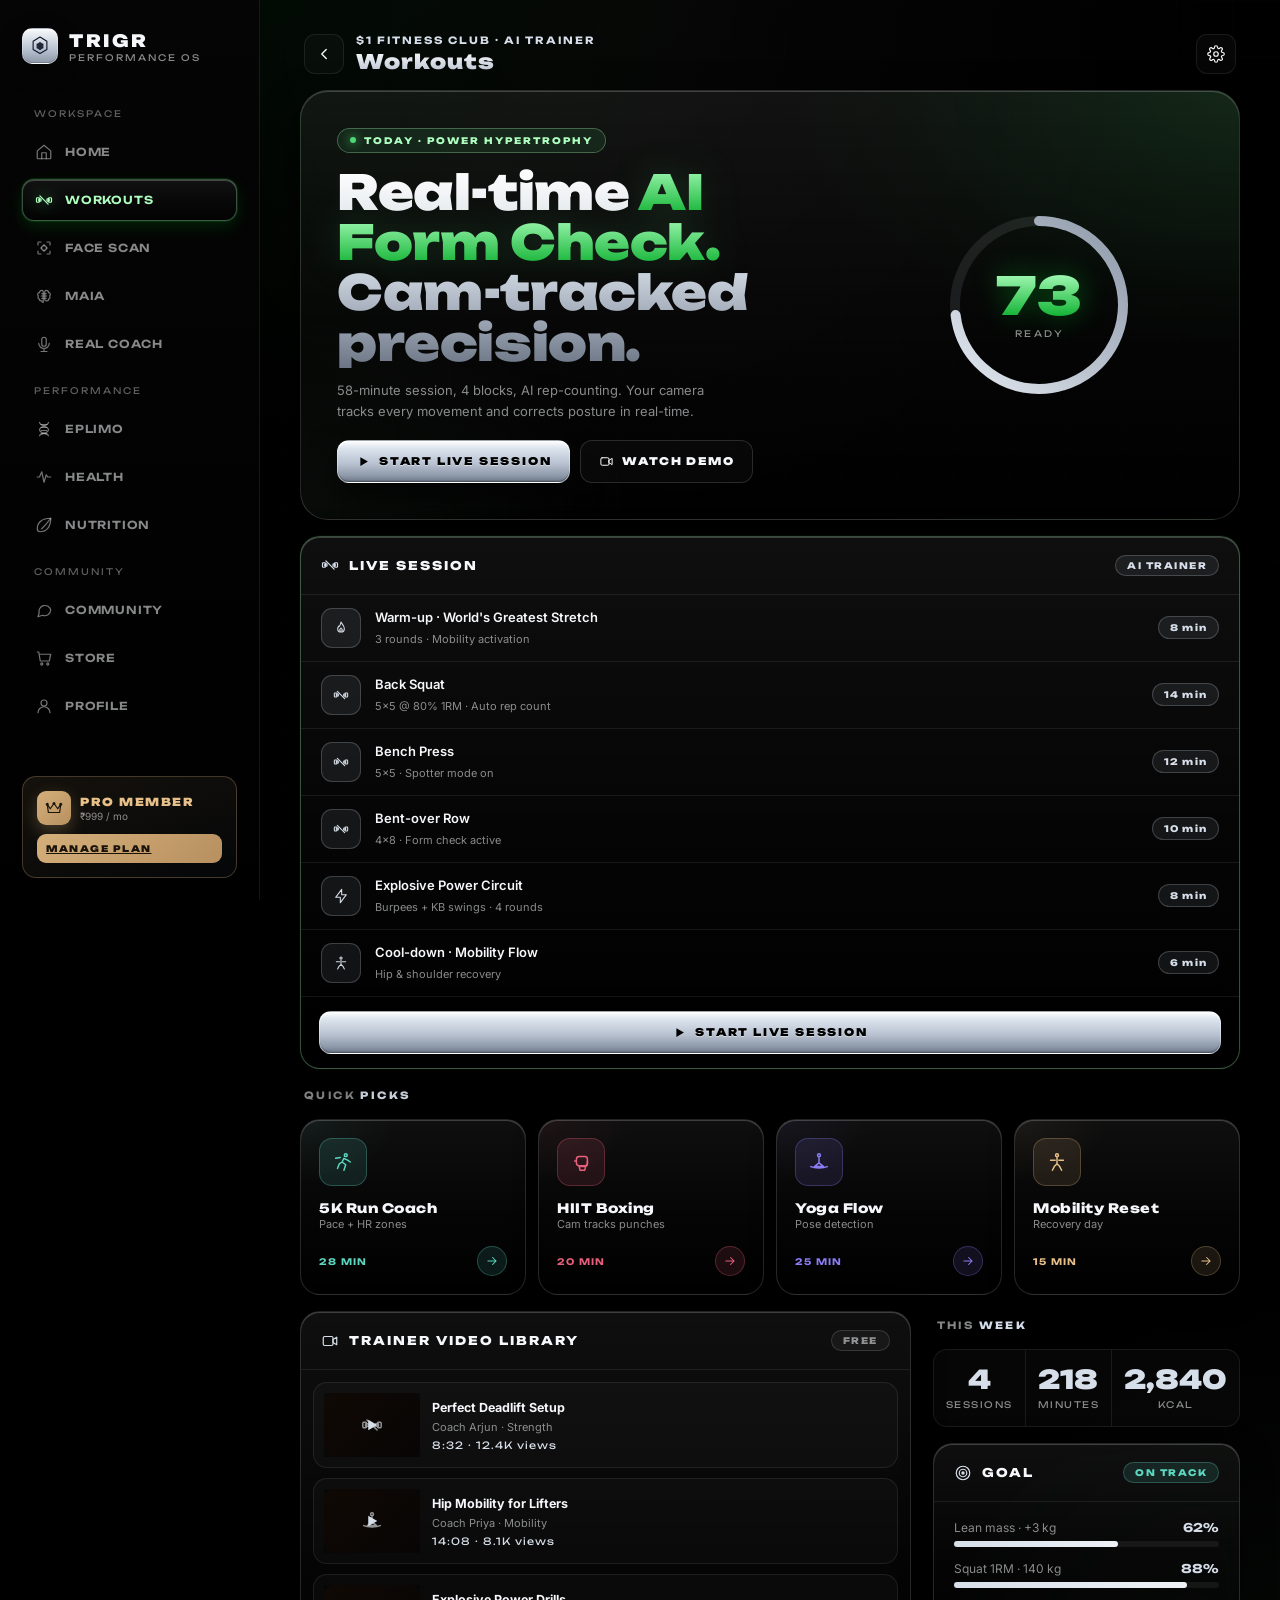
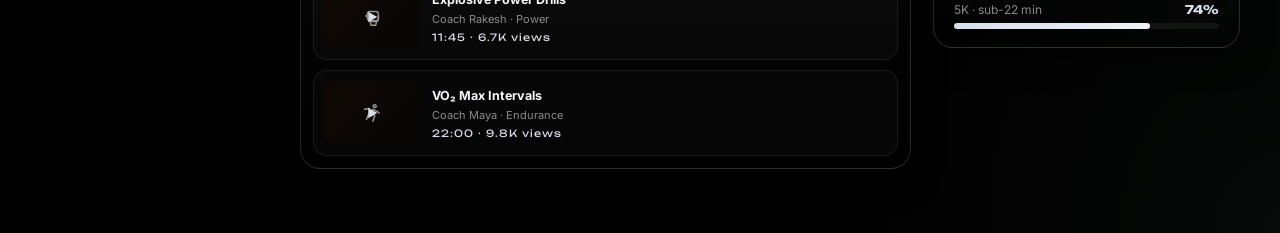
<file: workout.html>
<!DOCTYPE html>
<html lang="en">
<head>
<meta charset="UTF-8"/>
<meta name="viewport" content="width=device-width, initial-scale=1.0"/>
<title>TRIGR — $1 Fitness Club</title>
<link href="https://fonts.googleapis.com/css2?family=Unbounded:wght@300;400;500;600;700;800;900&family=Inter:wght@300;400;500;600;700;800&display=swap" rel="stylesheet"/>
<link rel="stylesheet" href="styles.css"/>
<script src="icons.js" defer></script>
</head>
<body>
<div class="app">

  <aside class="sidebar">
    <div class="sb-brand">
      <div class="sb-mark"><svg class="ic ic-22"><use href="#i-logo"/></svg></div>
      <div><div class="sb-name">TRIGR</div><div class="sb-sub">Performance OS</div></div>
    </div>
    <div class="sb-section">Workspace</div>
    <a href="index.html"     class="sb-link"><svg class="ic"><use href="#i-home"/></svg>Home</a>
    <a href="workout.html"   class="sb-link active"><svg class="ic"><use href="#i-dumbbell"/></svg>Workouts</a>
    <a href="scan.html"      class="sb-link"><svg class="ic"><use href="#i-scan"/></svg>Face Scan</a>
    <a href="maia.html"      class="sb-link"><svg class="ic"><use href="#i-brain"/></svg>MAIA</a>
    <a href="coach.html"     class="sb-link"><svg class="ic"><use href="#i-mic"/></svg>Real Coach</a>
    <div class="sb-section">Performance</div>
    <a href="eplimo.html"    class="sb-link"><svg class="ic"><use href="#i-dna"/></svg>EPLIMO</a>
    <a href="health.html"    class="sb-link"><svg class="ic"><use href="#i-pulse"/></svg>Health</a>
    <a href="diet.html"      class="sb-link"><svg class="ic"><use href="#i-leaf"/></svg>Nutrition</a>
    <div class="sb-section">Community</div>
    <a href="community.html" class="sb-link"><svg class="ic"><use href="#i-message"/></svg>Community</a>
    <a href="store.html"     class="sb-link"><svg class="ic"><use href="#i-cart"/></svg>Store</a>
    <a href="profile.html"   class="sb-link"><svg class="ic"><use href="#i-user"/></svg>Profile</a>
    <div class="sb-plan">
      <div class="sb-plan-row">
        <div class="sb-plan-ic"><svg class="ic ic-18"><use href="#i-crown"/></svg></div>
        <div><div class="sb-plan-name">PRO MEMBER</div><div class="sb-plan-meta">₹999 / mo</div></div>
      </div>
      <a href="upgrade.html" class="sb-plan-btn">Manage Plan</a>
    </div>
  </aside>

  <main class="main"><div class="main-wrap">

    <div class="page-header">
      <a href="index.html" class="back-btn"><svg class="ic ic-18"><use href="#i-chevron-left"/></svg></a>
      <div class="page-title"><div class="pt-eyebrow">$1 Fitness Club · AI Trainer</div><h1>Workouts</h1></div>
      <button class="icon-btn"><svg class="ic ic-18"><use href="#i-settings"/></svg></button>
    </div>

    <div class="stack">

      <!-- Hero today -->
      <section class="hero">
        <div class="hero-grid">
          <div>
            <div class="hero-eyebrow"><span class="dot"></span>Today · Power Hypertrophy</div>
            <h1 class="hero-title">Real-time <span>AI Form Check.</span><br/>Cam-tracked precision.</h1>
            <p class="hero-sub">58-minute session, 4 blocks, AI rep-counting. Your camera tracks every movement and corrects posture in real-time.</p>
            <div class="hero-cta-row">
              <button class="btn btn-primary inline"><svg class="ic"><use href="#i-play"/></svg>Start Live Session</button>
              <button class="btn btn-ghost inline"><svg class="ic"><use href="#i-video"/></svg>Watch Demo</button>
            </div>
          </div>
          <div class="ring-wrap">
            <div class="ring">
              <svg viewBox="0 0 200 200">
                <circle cx="100" cy="100" r="84" fill="none" stroke="rgba(214,222,233,.10)" stroke-width="10"/>
                <circle cx="100" cy="100" r="84" fill="none" stroke="url(#wg)" stroke-width="10" stroke-linecap="round" stroke-dasharray="528" stroke-dashoffset="143"/>
                <defs><linearGradient id="wg" x1="0" y1="0" x2="1" y2="1"><stop offset="0%" stop-color="#E2E8F0"/><stop offset="100%" stop-color="#8D98A8"/></linearGradient></defs>
              </svg>
              <div class="ring-center">
                <div class="ring-val">73</div>
                <div class="ring-lbl">Ready</div>
              </div>
            </div>
          </div>
        </div>
      </section>

      <!-- Live session block -->
      <section class="card accent">
        <div class="card-head"><div class="ch-left"><svg class="ic ic-18"><use href="#i-dumbbell"/></svg><h3>Live Session</h3></div><span class="tag">AI Trainer</span></div>
        <div class="rows">
          <div class="rrow"><div class="rrow-ic tone-trigr"><svg class="ic"><use href="#i-fire"/></svg></div><div class="rrow-info"><strong>Warm-up · World's Greatest Stretch</strong><span>3 rounds · Mobility activation</span></div><span class="rrow-pill">8 min</span></div>
          <div class="rrow"><div class="rrow-ic tone-trigr"><svg class="ic"><use href="#i-dumbbell"/></svg></div><div class="rrow-info"><strong>Back Squat</strong><span>5×5 @ 80% 1RM · Auto rep count</span></div><span class="rrow-pill">14 min</span></div>
          <div class="rrow"><div class="rrow-ic tone-trigr"><svg class="ic"><use href="#i-dumbbell"/></svg></div><div class="rrow-info"><strong>Bench Press</strong><span>5×5 · Spotter mode on</span></div><span class="rrow-pill">12 min</span></div>
          <div class="rrow"><div class="rrow-ic tone-trigr"><svg class="ic"><use href="#i-dumbbell"/></svg></div><div class="rrow-info"><strong>Bent-over Row</strong><span>4×8 · Form check active</span></div><span class="rrow-pill">10 min</span></div>
          <div class="rrow"><div class="rrow-ic tone-trigr"><svg class="ic"><use href="#i-bolt"/></svg></div><div class="rrow-info"><strong>Explosive Power Circuit</strong><span>Burpees + KB swings · 4 rounds</span></div><span class="rrow-pill">8 min</span></div>
          <div class="rrow"><div class="rrow-ic tone-trigr"><svg class="ic"><use href="#i-stretch"/></svg></div><div class="rrow-info"><strong>Cool-down · Mobility Flow</strong><span>Hip & shoulder recovery</span></div><span class="rrow-pill">6 min</span></div>
        </div>
        <div class="card-foot"><button class="btn btn-primary"><svg class="ic"><use href="#i-play"/></svg>Start Live Session</button></div>
      </section>

      <!-- Quick picks -->
      <div class="sec-head"><div class="sec-eyebrow">Quick <b>Picks</b></div></div>
      <div class="actions">
        <a href="#" class="action tone-teal">
          <div class="action-head"><div class="action-ic"><svg class="ic"><use href="#i-running"/></svg></div></div>
          <div><div class="action-title">5K Run Coach</div><div class="action-sub">Pace + HR zones</div></div>
          <div class="action-meta"><span class="action-pill">28 min</span><span class="action-arr"><svg class="ic ic-14"><use href="#i-arrow-right"/></svg></span></div>
        </a>
        <a href="#" class="action tone-rose">
          <div class="action-head"><div class="action-ic"><svg class="ic"><use href="#i-boxing"/></svg></div></div>
          <div><div class="action-title">HIIT Boxing</div><div class="action-sub">Cam tracks punches</div></div>
          <div class="action-meta"><span class="action-pill">20 min</span><span class="action-arr"><svg class="ic ic-14"><use href="#i-arrow-right"/></svg></span></div>
        </a>
        <a href="#" class="action tone-purple">
          <div class="action-head"><div class="action-ic"><svg class="ic"><use href="#i-yoga"/></svg></div></div>
          <div><div class="action-title">Yoga Flow</div><div class="action-sub">Pose detection</div></div>
          <div class="action-meta"><span class="action-pill">25 min</span><span class="action-arr"><svg class="ic ic-14"><use href="#i-arrow-right"/></svg></span></div>
        </a>
        <a href="#" class="action tone-gold">
          <div class="action-head"><div class="action-ic"><svg class="ic"><use href="#i-stretch"/></svg></div></div>
          <div><div class="action-title">Mobility Reset</div><div class="action-sub">Recovery day</div></div>
          <div class="action-meta"><span class="action-pill">15 min</span><span class="action-arr"><svg class="ic ic-14"><use href="#i-arrow-right"/></svg></span></div>
        </a>
      </div>

      <!-- Video library + week stats -->
      <div class="layout-2col">
        <section class="card">
          <div class="card-head"><div class="ch-left"><svg class="ic ic-18"><use href="#i-video"/></svg><h3>Trainer Video Library</h3></div><span class="tag muted">Free</span></div>
          <div style="padding:12px;display:flex;flex-direction:column;gap:10px">
            <div class="video-card">
              <div class="video-thumb"><svg class="ic ic-22"><use href="#i-dumbbell"/></svg><div class="vt-play"><svg class="ic ic-18"><use href="#i-play"/></svg></div></div>
              <div class="video-info"><strong>Perfect Deadlift Setup</strong><span>Coach Arjun · Strength</span><div class="vmeta">8:32 · 12.4K views</div></div>
            </div>
            <div class="video-card">
              <div class="video-thumb"><svg class="ic ic-22"><use href="#i-yoga"/></svg><div class="vt-play"><svg class="ic ic-18"><use href="#i-play"/></svg></div></div>
              <div class="video-info"><strong>Hip Mobility for Lifters</strong><span>Coach Priya · Mobility</span><div class="vmeta">14:08 · 8.1K views</div></div>
            </div>
            <div class="video-card">
              <div class="video-thumb"><svg class="ic ic-22"><use href="#i-boxing"/></svg><div class="vt-play"><svg class="ic ic-18"><use href="#i-play"/></svg></div></div>
              <div class="video-info"><strong>Explosive Power Drills</strong><span>Coach Rakesh · Power</span><div class="vmeta">11:45 · 6.7K views</div></div>
            </div>
            <div class="video-card">
              <div class="video-thumb"><svg class="ic ic-22"><use href="#i-running"/></svg><div class="vt-play"><svg class="ic ic-18"><use href="#i-play"/></svg></div></div>
              <div class="video-info"><strong>VO₂ Max Intervals</strong><span>Coach Maya · Endurance</span><div class="vmeta">22:00 · 9.8K views</div></div>
            </div>
          </div>
        </section>

        <div class="stack">
          <div class="sec-head"><div class="sec-eyebrow">This <b>Week</b></div></div>
          <div class="stat-row">
            <div class="stat-cell"><div class="stat-val">4</div><div class="stat-lbl">Sessions</div></div>
            <div class="stat-cell"><div class="stat-val">218</div><div class="stat-lbl">Minutes</div></div>
            <div class="stat-cell"><div class="stat-val">2,840</div><div class="stat-lbl">Kcal</div></div>
          </div>

          <section class="card">
            <div class="card-head"><div class="ch-left"><svg class="ic ic-18"><use href="#i-target"/></svg><h3>Goal</h3></div><span class="tag teal">On Track</span></div>
            <div class="card-pad" style="display:flex;flex-direction:column;gap:14px">
              <div>
                <div style="display:flex;justify-content:space-between;font-size:12px;color:var(--muted);margin-bottom:6px"><span>Lean mass · +3 kg</span><b style="color:var(--trigr);font-family:var(--f-display)">62%</b></div>
                <div class="macro-bar" style="height:6px"><div class="macro-fill" style="width:62%;background:linear-gradient(90deg,var(--trigr),var(--trigr2))"></div></div>
              </div>
              <div>
                <div style="display:flex;justify-content:space-between;font-size:12px;color:var(--muted);margin-bottom:6px"><span>Squat 1RM · 140 kg</span><b style="color:var(--trigr);font-family:var(--f-display)">88%</b></div>
                <div class="macro-bar" style="height:6px"><div class="macro-fill" style="width:88%;background:linear-gradient(90deg,var(--trigr),var(--trigr2))"></div></div>
              </div>
              <div>
                <div style="display:flex;justify-content:space-between;font-size:12px;color:var(--muted);margin-bottom:6px"><span>5K · sub-22 min</span><b style="color:var(--trigr);font-family:var(--f-display)">74%</b></div>
                <div class="macro-bar" style="height:6px"><div class="macro-fill" style="width:74%;background:linear-gradient(90deg,var(--trigr),var(--trigr2))"></div></div>
              </div>
            </div>
          </section>
        </div>
      </div>

    </div>

  </div></main>

  <nav class="bottom-nav">
    <a href="index.html"   class="bn-item"><svg class="ic"><use href="#i-home"/></svg>Home</a>
    <a href="workout.html" class="bn-item on"><svg class="ic"><use href="#i-dumbbell"/></svg>Move</a>
    <a href="scan.html"    class="bn-item"><svg class="ic"><use href="#i-scan"/></svg>Scan</a>
    <a href="maia.html"    class="bn-item"><svg class="ic"><use href="#i-brain"/></svg>MAIA</a>
    <a href="profile.html" class="bn-item"><svg class="ic"><use href="#i-user"/></svg>Profile</a>
  </nav>

</div>
</body>
</html>
</file>
<file: styles.css>
/* ============================================================
   TRIGR · Vieroots Performance OS
   Responsive luxury design system · Desktop dashboard + mobile app
   Brand: orange + champagne · Refined · No emojis · SVG icons
   ============================================================ */

*, *::before, *::after { box-sizing: border-box; margin: 0; padding: 0; }

:root {
  /* Brand — silver-plated metallic (replaces orange) */
  --trigr:    #D6DEE9;        /* primary silver */
  --trigr2:   #EEF2F7;        /* polished highlight */
  --trigr3:   #8D98A8;        /* steel / graphite */
  --tr-dim:   rgba(214,222,233,.08);
  --tr-dim2:  rgba(214,222,233,.04);
  --tr-b:     rgba(214,222,233,.22);
  --tr-b2:    rgba(214,222,233,.40);
  --tr-g:     0 14px 40px rgba(255,255,255,.06);

  /* Silver gradient stops (use across rings, headlines, buttons) */
  --silver-1: #F8FAFC;
  --silver-2: #E2E8F0;
  --silver-3: #B8C2D1;
  --silver-4: #8D98A8;
  --silver-5: #6B7585;

  /* TRIGR signature green — mint → emerald (matches trigr.vieroots.com landing) */
  --green-1:  #AEFFBF;        /* mint highlight */
  --green-2:  #4FD675;        /* mid emerald */
  --green-3:  #00AA24;        /* deep emerald */
  --green-4:  #007A1A;
  --green-dim:rgba(79,214,117,.10);
  --green-b:  rgba(174,255,191,.30);
  --green-g:  0 0 22px rgba(0,170,36,.45);

  /* Champagne / gold luxe accent (Pro tier, rewards) */
  --gold:     #D4AF7A;
  --gold2:    #B89060;
  --gold3:    #E6C088;
  --gold-dim: rgba(212,175,122,.12);
  --gold-b:   rgba(212,175,122,.28);

  /* Functional accents — slightly desaturated for the navy world */
  --purple:   #8B7DF5;
  --pur-dim:  rgba(139,125,245,.12);
  --pur-b:    rgba(139,125,245,.28);
  --teal:     #5DD6C0;
  --teal-dim: rgba(93,214,192,.12);
  --teal-b:   rgba(93,214,192,.28);
  --rose:     #E8607C;
  --rose-dim: rgba(232,96,124,.12);
  --rose-b:   rgba(232,96,124,.28);
  --amber:    #E8A852;
  --amb-dim:  rgba(232,168,82,.12);
  --amb-b:    rgba(232,168,82,.28);
  --green-s:  #6FCF97;

  /* Surfaces — true black like trigr.vieroots.com */
  --bg:        #000000;
  --bg2:       #050505;
  --bg3:       #0A0A0A;
  --surface:   rgba(255,255,255,.025);
  --surface2:  rgba(255,255,255,.045);
  --glass:     rgba(255,255,255,.03);
  --hairline:  rgba(255,255,255,.08);
  --hairline2: rgba(255,255,255,.14);
  --hairline3: rgba(255,255,255,.22);

  /* Brushed-silver plate (used for every clickable surface) */
  --plate:
    linear-gradient(180deg,
      rgba(255,255,255,.06)  0%,
      rgba(255,255,255,.02) 55%,
      rgba(0,0,0,.10)      100%);
  --plate-hover:
    linear-gradient(180deg,
      rgba(255,255,255,.09)  0%,
      rgba(255,255,255,.035) 55%,
      rgba(0,0,0,.08)       100%);
  --plate-pressed:
    linear-gradient(180deg,
      rgba(0,0,0,.10)        0%,
      rgba(255,255,255,.02) 60%,
      rgba(255,255,255,.04) 100%);
  --plate-edge:   rgba(255,255,255,.14);
  --plate-edge-2: rgba(255,255,255,.22);
  --plate-shine:
    inset 0 1px 0 rgba(255,255,255,.20),
    inset 0 -1px 0 rgba(0,0,0,.30);
  --plate-lift: 0 10px 30px rgba(0,0,0,.55);

  /* Text — clean white */
  --text:      #F5F7FA;
  --text2:     rgba(245,247,250,.86);
  --muted:     rgba(245,247,250,.55);
  --muted2:    rgba(245,247,250,.38);

  /* Type — Unbounded matches the official trigr.vieroots.com brand */
  --f-display: 'Unbounded', 'Inter', system-ui, sans-serif;
  --f-body:    'Inter', system-ui, sans-serif;

  /* Radii / shadow */
  --r-sm: 10px;
  --r-md: 14px;
  --r-lg: 20px;
  --r-xl: 28px;
  --sh-1: 0 1px 0 rgba(255,255,255,.04) inset, 0 8px 30px rgba(0,0,0,.4);
  --sh-2: 0 1px 0 rgba(255,255,255,.05) inset, 0 18px 60px rgba(0,0,0,.5);

  /* Layout */
  --side-w: 260px;
  --maxw:   1280px;
}

html, body {
  font-family: var(--f-body);
  -webkit-font-smoothing: antialiased;
  text-rendering: optimizeLegibility;
  color: var(--text);
  background: var(--bg);
}

body {
  min-height: 100vh;
  background:
    radial-gradient(ellipse 70% 50% at 18% -6%, rgba(0,170,36,.06), transparent 60%),
    radial-gradient(ellipse 60% 50% at 100% 100%, rgba(174,255,191,.04), transparent 60%),
    radial-gradient(ellipse 80% 60% at 50% 0%, rgba(255,255,255,.025), transparent 60%),
    var(--bg);
  overflow-x: hidden;
}

/* ─── Icon primitive ─── */
.ic { width: 1em; height: 1em; display: inline-block; vertical-align: -.125em; color: currentColor; flex-shrink: 0; }
.ic-14 { font-size: 14px; }
.ic-16 { font-size: 16px; }
.ic-18 { font-size: 18px; }
.ic-20 { font-size: 20px; }
.ic-22 { font-size: 22px; }
.ic-24 { font-size: 24px; }
.ic-28 { font-size: 28px; }
.ic-32 { font-size: 32px; }
.ic-40 { font-size: 40px; }
.ic-48 { font-size: 48px; }

/* ─── App layout ─── */
.app {
  display: grid;
  grid-template-columns: 1fr;
  min-height: 100vh;
  position: relative;
}

/* Faint grid texture (only on desktop) */
.app::before {
  content: ''; position: fixed; inset: 0; pointer-events: none; z-index: 0; opacity: .55;
  background-image:
    linear-gradient(rgba(255,255,255,.014) 1px, transparent 1px),
    linear-gradient(90deg, rgba(255,255,255,.014) 1px, transparent 1px);
  background-size: 56px 56px;
}

/* ─── SIDEBAR (desktop) ─── */
.sidebar {
  display: none;
  position: sticky; top: 0; align-self: start;
  height: 100vh;
  width: var(--side-w);
  padding: 28px 22px 22px;
  border-right: 1px solid var(--hairline);
  background: linear-gradient(180deg, #050505, #000000);
  backdrop-filter: blur(20px);
  z-index: 30;
  flex-direction: column;
  gap: 6px;
}
.sb-brand { display: flex; align-items: center; gap: 11px; margin-bottom: 24px; }
.sb-mark {
  width: 36px; height: 36px; border-radius: 10px;
  background:
    linear-gradient(180deg, var(--silver-1) 0%, var(--silver-3) 60%, var(--silver-4) 100%);
  display: grid; place-items: center; color: #0A1224;
  border: 1px solid rgba(255,255,255,.25);
  box-shadow:
    inset 0 1px 0 rgba(255,255,255,.55),
    inset 0 -1px 0 rgba(0,0,0,.18),
    0 8px 22px rgba(0,0,0,.45);
}
.sb-name {
  font-family: var(--f-display); font-size: 17px; font-weight: 900;
  letter-spacing: 2.5px; color: var(--text);
}
.sb-sub {
  font-size: 9px; color: var(--muted); letter-spacing: 2px;
  text-transform: uppercase; font-family: var(--f-display); margin-top: 1px;
}

.sb-section { font-size: 9px; color: var(--muted2); font-family: var(--f-display); letter-spacing: 2px; text-transform: uppercase; padding: 14px 12px 6px; }
.sb-link {
  display: flex; align-items: center; gap: 12px;
  padding: 11px 12px; border-radius: 12px;
  color: var(--muted); text-decoration: none;
  font-family: var(--f-display); font-size: 11px; font-weight: 600;
  letter-spacing: .8px; text-transform: uppercase;
  transition: color .2s, background .2s, transform .2s;
  border: 1px solid transparent;
}
.sb-link .ic { font-size: 18px; opacity: .85; }
.sb-link:hover {
  color: var(--text);
  background: var(--plate);
  border-color: var(--plate-edge);
  box-shadow: var(--plate-shine);
}
.sb-link.active {
  color: var(--green-1);
  background: var(--plate);
  border-color: var(--green-b);
  box-shadow:
    inset 0 1px 0 rgba(255,255,255,.22),
    inset 0 -1px 0 rgba(0,0,0,.28),
    0 0 0 1px rgba(0,170,36,.18),
    0 6px 16px rgba(0,170,36,.18);
}
.sb-link.active .ic { opacity: 1; filter: drop-shadow(0 0 8px rgba(79,214,117,.7)); }

.sb-plan {
  margin-top: auto;
  padding: 14px;
  border-radius: 14px;
  background: linear-gradient(160deg, rgba(212,175,122,.10), rgba(120,160,220,.04));
  border: 1px solid var(--gold-b);
  display: flex; flex-direction: column; gap: 9px;
}
.sb-plan-row { display: flex; align-items: center; gap: 9px; }
.sb-plan-ic {
  width: 34px; height: 34px; border-radius: 9px;
  background: linear-gradient(135deg, var(--gold), var(--gold2));
  color: #1a130a; display: grid; place-items: center;
  box-shadow: 0 6px 16px rgba(212,175,122,.28);
}
.sb-plan-name { font-family: var(--f-display); font-size: 11px; font-weight: 900; color: var(--gold3); letter-spacing: 1.5px; }
.sb-plan-meta { font-size: 10px; color: var(--muted); margin-top: 1px; }
.sb-plan-btn {
  width: 100%; padding: 9px; border-radius: 9px;
  background: linear-gradient(135deg, var(--gold), var(--gold2)); color: #1a130a;
  border: none; font-family: var(--f-display); font-size: 9px; font-weight: 900;
  letter-spacing: 1.5px; text-transform: uppercase; cursor: pointer;
}

/* ─── MAIN ─── */
.main {
  position: relative; z-index: 1;
  padding: 22px 18px 100px;
  max-width: 100%;
}
.main-wrap { max-width: var(--maxw); margin: 0 auto; }

/* Top bar */
.topbar {
  display: flex; align-items: center; justify-content: space-between; gap: 14px;
  padding: 4px 4px 18px;
  margin-bottom: 4px;
}
.tb-left { display: flex; align-items: center; gap: 14px; }
.tb-menu {
  width: 40px; height: 40px; border-radius: 11px;
  display: grid; place-items: center;
  background: var(--surface); border: 1px solid var(--hairline);
  color: var(--text); cursor: pointer;
}
.tb-mark { display: flex; align-items: center; gap: 10px; }
.tb-mark .sb-mark { width: 34px; height: 34px; border-radius: 9px; }
.tb-name { font-family: var(--f-display); font-size: 14px; font-weight: 900; letter-spacing: 2.5px; }

.tb-greet .tg-hey { font-size: 11px; color: var(--muted); font-family: var(--f-display); letter-spacing: 1px; text-transform: uppercase; }
.tb-greet .tg-name { font-size: 15px; font-weight: 700; margin-top: 2px; color: var(--text); }

.tb-right { display: flex; align-items: center; gap: 10px; }
.pill {
  display: inline-flex; align-items: center; gap: 8px;
  padding: 8px 14px; border-radius: 99px;
  background: var(--tr-dim); border: 1px solid var(--tr-b);
  font-family: var(--f-display); font-size: 10px; font-weight: 800;
  letter-spacing: 1.2px; color: var(--trigr);
}
.pill.gold { background: var(--gold-dim); border-color: var(--gold-b); color: var(--gold3); }
.pill.muted { background: var(--surface); border-color: var(--hairline); color: var(--muted); }
.pill .dot { width: 6px; height: 6px; border-radius: 50%; background: currentColor; box-shadow: 0 0 8px currentColor; }
.icon-btn {
  width: 40px; height: 40px; border-radius: 11px;
  display: grid; place-items: center;
  background: var(--surface); border: 1px solid var(--hairline);
  color: var(--text); cursor: pointer; position: relative;
  transition: border-color .2s, transform .15s;
}
.icon-btn:hover { border-color: var(--hairline2); }
.icon-btn .nd { position: absolute; top: 8px; right: 8px; width: 8px; height: 8px; border-radius: 50%; background: var(--trigr); box-shadow: 0 0 8px var(--trigr); border: 2px solid var(--bg); }

/* ─── Page header for sub-pages ─── */
.page-header {
  display: flex; align-items: center; gap: 12px;
  padding: 2px 4px 16px;
}
.back-btn {
  width: 40px; height: 40px; border-radius: 11px;
  display: grid; place-items: center;
  background: var(--surface); border: 1px solid var(--hairline);
  color: var(--text); cursor: pointer; text-decoration: none;
  transition: border-color .2s;
}
.back-btn:hover { border-color: var(--hairline2); }
.page-title { flex: 1; min-width: 0; }
.pt-eyebrow {
  font-size: 10px; font-family: var(--f-display); font-weight: 700;
  letter-spacing: 2px; color: var(--trigr); text-transform: uppercase;
}
.page-title h1 {
  font-family: var(--f-display); font-size: 20px; font-weight: 900;
  letter-spacing: 1px; margin-top: 3px;
  background: linear-gradient(180deg, #FFFFFF, #B8C2D1);
  -webkit-background-clip: text; -webkit-text-fill-color: transparent; background-clip: text;
}

/* ─── Section heads ─── */
.sec-head {
  display: flex; align-items: center; justify-content: space-between;
  margin: 8px 4px 2px;
}
.sec-eyebrow {
  font-family: var(--f-display); font-size: 10px; font-weight: 700;
  letter-spacing: 2.4px; text-transform: uppercase; color: var(--muted);
}
.sec-eyebrow b { color: var(--trigr); font-weight: 800; }
.sec-link {
  font-family: var(--f-display); font-size: 10px; font-weight: 700;
  letter-spacing: 1px; color: var(--trigr); text-decoration: none;
  display: inline-flex; align-items: center; gap: 5px; cursor: pointer;
}
.sec-link .ic { font-size: 13px; }

/* ─── Cards ─── */
.card {
  background: var(--plate);
  backdrop-filter: blur(20px);
  border: 1px solid var(--plate-edge);
  border-radius: var(--r-lg);
  box-shadow: var(--plate-shine), var(--plate-lift);
  overflow: hidden; position: relative;
}
.card.accent {
  border-color: var(--green-b);
  box-shadow: var(--plate-shine), var(--plate-lift), 0 0 0 1px rgba(0,170,36,.08);
}
.card.luxe {
  background:
    radial-gradient(ellipse 140% 80% at 100% 0%, rgba(212,175,122,.14), transparent 60%),
    radial-gradient(ellipse 100% 60% at 0% 100%, rgba(174,255,191,.06), transparent 60%),
    var(--plate);
  border-color: var(--gold-b);
}
.card-head {
  display: flex; align-items: center; justify-content: space-between;
  padding: 18px 20px; border-bottom: 1px solid var(--hairline);
}
.card-head .ch-left { display: flex; align-items: center; gap: 10px; }
.card-head .ch-left .ic { color: var(--trigr); font-size: 18px; }
.card-head h3 {
  font-family: var(--f-display); font-size: 12px; font-weight: 800;
  letter-spacing: 2px; text-transform: uppercase; color: var(--text);
}
.tag {
  font-family: var(--f-display); font-size: 9px; font-weight: 800;
  letter-spacing: 1.5px; text-transform: uppercase;
  padding: 4px 11px; border-radius: 99px;
  background: var(--tr-dim); color: var(--trigr); border: 1px solid var(--tr-b);
}
.tag.gold   { background: var(--gold-dim); color: var(--gold3); border-color: var(--gold-b); }
.tag.amber  { background: var(--amb-dim);  color: var(--amber); border-color: var(--amb-b); }
.tag.teal   { background: var(--teal-dim); color: var(--teal);  border-color: var(--teal-b); }
.tag.purple { background: var(--pur-dim);  color: var(--purple);border-color: var(--pur-b); }
.tag.rose   { background: var(--rose-dim); color: var(--rose);  border-color: var(--rose-b); }
.tag.muted  { background: var(--surface2); color: var(--muted); border-color: var(--hairline2); }
.tag.green  { background: var(--green-dim); color: var(--green-1); border-color: var(--green-b); }

.card-pad { padding: 18px 20px; }
.card-foot { padding: 14px 18px; border-top: 1px solid var(--hairline); }

/* ─── HERO ─── */
.hero {
  position: relative; overflow: hidden;
  background:
    radial-gradient(ellipse 80% 100% at 100% 0%, rgba(0,170,36,.10), transparent 60%),
    radial-gradient(ellipse 60% 80% at 0% 100%, rgba(174,255,191,.05), transparent 60%),
    var(--plate);
  border: 1px solid var(--plate-edge);
  border-radius: var(--r-xl);
  padding: 26px;
  box-shadow: var(--plate-shine), 0 14px 36px rgba(0,0,0,.6);
}
.hero::after {
  content: ''; position: absolute; inset: 0; pointer-events: none;
  background: radial-gradient(60% 80% at 100% 0%, rgba(174,255,191,.04), transparent 60%);
}
.hero-grid {
  display: grid; grid-template-columns: 1fr; gap: 22px;
  position: relative; z-index: 1; align-items: center;
}
.hero-eyebrow {
  display: inline-flex; align-items: center; gap: 8px;
  padding: 6px 12px; border-radius: 99px;
  background: var(--green-dim); border: 1px solid var(--green-b);
  font-family: var(--f-display); font-size: 9px; font-weight: 800;
  letter-spacing: 2px; text-transform: uppercase; color: var(--green-1);
  margin-bottom: 14px;
}
.hero-eyebrow .dot { width: 6px; height: 6px; border-radius: 50%; background: var(--green-2); box-shadow: 0 0 10px var(--green-2); animation: blink 2s infinite; }
@keyframes blink { 0%,100%{opacity:1} 50%{opacity:.3} }
.hero-title {
  font-family: var(--f-display); font-size: 30px; font-weight: 900; line-height: 1.05;
  letter-spacing: -.4px;
  background: linear-gradient(180deg, #FFFFFF, #C9D1DC 55%, #6B7585);
  -webkit-background-clip: text; -webkit-text-fill-color: transparent; background-clip: text;
}
.hero-title span {
  background: linear-gradient(180deg, var(--green-1), var(--green-3));
  -webkit-background-clip: text; -webkit-text-fill-color: transparent; background-clip: text;
  filter: drop-shadow(0 0 18px rgba(79,214,117,.18));
}
.hero-sub { font-size: 13px; color: var(--muted); margin-top: 12px; line-height: 1.6; max-width: 380px; }
.hero-cta-row { display: flex; gap: 10px; margin-top: 18px; flex-wrap: wrap; }

/* Hero ring */
.ring-wrap { display: flex; align-items: center; justify-content: center; padding: 4px; }
.ring {
  position: relative; width: 160px; height: 160px;
}
.ring > svg { width: 100%; height: 100%; transform: rotate(-90deg); }
.ring-center {
  position: absolute; inset: 0; display: flex; flex-direction: column;
  align-items: center; justify-content: center; text-align: center;
}
.ring-val {
  font-family: var(--f-display); font-size: 42px; font-weight: 900; line-height: 1;
  background: linear-gradient(180deg, var(--green-1), var(--green-3));
  -webkit-background-clip: text; -webkit-text-fill-color: transparent; background-clip: text;
  filter: drop-shadow(0 0 14px rgba(0,170,36,.45));
}
.ring-lbl {
  font-family: var(--f-display); font-size: 9px; color: var(--muted);
  letter-spacing: 2.5px; text-transform: uppercase; margin-top: 6px;
}
.ring-sub {
  font-family: var(--f-display); font-size: 10px; font-weight: 800;
  color: var(--green-1); letter-spacing: 1px; text-transform: uppercase; margin-top: 5px;
  display: inline-flex; align-items: center; gap: 4px;
  text-shadow: 0 0 10px rgba(79,214,117,.4);
}

/* ─── Stat tiles (grid) ─── */
.tile-grid { display: grid; grid-template-columns: 1fr 1fr; gap: 12px; }
.tile {
  position: relative; overflow: hidden;
  background: var(--plate);
  border: 1px solid var(--plate-edge);
  border-radius: var(--r-md); padding: 16px;
  display: flex; flex-direction: column; gap: 12px;
  cursor: pointer;
  transition: background .2s, border-color .2s, transform .15s, box-shadow .2s;
  text-decoration: none; color: inherit;
  box-shadow: var(--plate-shine), 0 6px 18px rgba(0,0,0,.5);
}
.tile:hover {
  background: var(--plate-hover);
  border-color: var(--plate-edge-2);
  transform: translateY(-1px);
  box-shadow: var(--plate-shine), 0 10px 22px rgba(0,0,0,.6);
}
.tile:active {
  background: var(--plate-pressed);
  transform: translateY(0);
  box-shadow: inset 0 1px 2px rgba(0,0,0,.3), 0 2px 6px rgba(0,0,0,.4);
}
.tile::after {
  content: ''; position: absolute; left: 0; right: 0; bottom: 0; height: 2px;
  background: linear-gradient(90deg, var(--c1, var(--trigr)), transparent);
}
.tile-head { display: flex; align-items: center; justify-content: space-between; }
.tile-ic {
  width: 38px; height: 38px; border-radius: 11px;
  display: grid; place-items: center;
  background: var(--c-dim, var(--tr-dim));
  color: var(--c1, var(--trigr));
  border: 1px solid var(--c-b, var(--tr-b));
  font-size: 18px;
}
.tile-badge {
  font-family: var(--f-display); font-size: 9px; font-weight: 800;
  padding: 3px 9px; border-radius: 99px;
  background: var(--c-dim, var(--tr-dim)); color: var(--c1, var(--trigr));
  border: 1px solid var(--c-b, var(--tr-b)); letter-spacing: 1px;
}
.tile-val {
  font-family: var(--f-display); font-size: 28px; font-weight: 900; line-height: 1;
  color: var(--c1, var(--text));
}
.tile-val small { font-size: 12px; color: var(--muted); margin-left: 4px; }
.tile-hint { font-size: 11px; color: var(--muted); line-height: 1.5; }
.tile-foot { padding-top: 10px; border-top: 1px solid var(--hairline); display: flex; align-items: center; justify-content: space-between; }
.tile-foot .arr { color: var(--c1, var(--trigr)); }

/* Color variants for tiles */
.tone-trigr  { --c1: var(--trigr);  --c-dim: var(--tr-dim);   --c-b: var(--tr-b); }
.tone-gold   { --c1: var(--gold3);  --c-dim: var(--gold-dim); --c-b: var(--gold-b); }
.tone-purple { --c1: var(--purple); --c-dim: var(--pur-dim);  --c-b: var(--pur-b); }
.tone-teal   { --c1: var(--teal);   --c-dim: var(--teal-dim); --c-b: var(--teal-b); }
.tone-rose   { --c1: var(--rose);   --c-dim: var(--rose-dim); --c-b: var(--rose-b); }
.tone-amber  { --c1: var(--amber);  --c-dim: var(--amb-dim);  --c-b: var(--amb-b); }
.tone-green  { --c1: var(--green-2);--c-dim: var(--green-dim);--c-b: var(--green-b); }

/* ─── Action cards (large, 2-col on mobile, 4-col desktop) ─── */
.actions { display: grid; grid-template-columns: 1fr 1fr; gap: 12px; }
.action {
  position: relative; overflow: hidden;
  background: var(--plate);
  border: 1px solid var(--plate-edge);
  border-radius: var(--r-lg); padding: 18px;
  display: flex; flex-direction: column; gap: 14px;
  cursor: pointer;
  transition: background .25s, border-color .25s, transform .2s, box-shadow .2s;
  text-decoration: none; color: inherit;
  box-shadow: var(--plate-shine), 0 8px 22px rgba(0,0,0,.5);
}
.action::before {
  content: ''; position: absolute; inset: 0;
  background: radial-gradient(70% 60% at 0% 0%, var(--c-dim, var(--green-dim)), transparent 60%);
  opacity: .6; pointer-events: none;
}
.action:hover {
  background: var(--plate-hover);
  border-color: var(--plate-edge-2);
  transform: translateY(-2px);
  box-shadow: var(--plate-shine), 0 14px 28px rgba(0,0,0,.6), 0 0 0 1px var(--c-b, var(--green-b));
}
.action:active {
  background: var(--plate-pressed);
  transform: translateY(0);
  box-shadow: inset 0 1px 2px rgba(0,0,0,.3), 0 2px 6px rgba(0,0,0,.4);
}
.action > * { position: relative; z-index: 1; }
.action-head { display: flex; align-items: center; justify-content: space-between; }
.action-ic {
  width: 48px; height: 48px; border-radius: 13px;
  background: var(--c-dim, var(--tr-dim));
  color: var(--c1, var(--trigr));
  border: 1px solid var(--c-b, var(--tr-b));
  display: grid; place-items: center; font-size: 22px;
}
.action-title { font-family: var(--f-display); font-size: 13px; font-weight: 800; letter-spacing: .5px; color: var(--text); }
.action-sub { font-size: 11px; color: var(--muted); line-height: 1.5; }
.action-meta { display: flex; align-items: center; justify-content: space-between; margin-top: auto; }
.action-pill {
  font-family: var(--f-display); font-size: 9px; font-weight: 700;
  letter-spacing: 1.2px; color: var(--c1, var(--trigr)); text-transform: uppercase;
}
.action-arr {
  width: 30px; height: 30px; border-radius: 50%;
  display: grid; place-items: center;
  background: var(--c-dim, var(--tr-dim));
  color: var(--c1, var(--trigr));
  border: 1px solid var(--c-b, var(--tr-b));
  transition: transform .2s;
}
.action:hover .action-arr { transform: translateX(2px); }

/* ─── Buttons ─── */
.btn {
  display: inline-flex; align-items: center; justify-content: center; gap: 8px;
  padding: 13px 18px; border-radius: 12px; border: 1px solid transparent;
  font-family: var(--f-display); font-size: 10.5px; font-weight: 900;
  letter-spacing: 1.6px; text-transform: uppercase; cursor: pointer;
  transition: transform .15s, box-shadow .2s, background .2s; text-decoration: none;
  width: 100%;
}
.btn .ic { font-size: 15px; }
.btn-primary {
  background:
    linear-gradient(180deg,
      #FFFFFF        0%,
      #DCE4ED       18%,
      #B8C2D1       55%,
      #8D98A8       85%,
      #6B7585      100%);
  color: #000;
  border: 1px solid rgba(255,255,255,.35);
  box-shadow:
    inset 0 1px 0 rgba(255,255,255,.75),
    inset 0 -1px 0 rgba(0,0,0,.22),
    inset 0 -2px 0 rgba(0,0,0,.08),
    0 14px 30px rgba(0,0,0,.6),
    0 1px 0 rgba(0,0,0,.4);
  text-shadow: 0 1px 0 rgba(255,255,255,.5);
  letter-spacing: 1.8px;
}
.btn-primary:hover {
  background:
    linear-gradient(180deg, #FFFFFF 0%, #ECF1F7 18%, #C9D1DC 55%, #9EAAB8 85%, #7B8898 100%);
  box-shadow:
    inset 0 1px 0 rgba(255,255,255,.85),
    inset 0 -1px 0 rgba(0,0,0,.22),
    0 18px 38px rgba(0,170,36,.10),
    0 1px 0 rgba(0,0,0,.4);
  transform: translateY(-1px);
}
.btn-primary:active {
  transform: translateY(0);
  background:
    linear-gradient(180deg, #B8C2D1 0%, #C9D1DC 25%, #DCE4ED 70%, #ECF1F7 100%);
  box-shadow:
    inset 0 2px 4px rgba(0,0,0,.25),
    inset 0 1px 0 rgba(255,255,255,.35),
    0 2px 6px rgba(0,0,0,.4);
}
.btn-gold {
  background:
    linear-gradient(180deg, #F0DCB2 0%, #D4AF7A 30%, #B89060 70%, #8E6C44 100%);
  color: #1a130a;
  border: 1px solid rgba(255,255,255,.22);
  box-shadow:
    inset 0 1px 0 rgba(255,255,255,.5),
    inset 0 -1px 0 rgba(0,0,0,.2),
    0 10px 28px rgba(0,0,0,.45),
    0 0 0 1px rgba(0,0,0,.25);
  text-shadow: 0 1px 0 rgba(255,255,255,.3);
  letter-spacing: 1.8px;
}
.btn-gold:hover {
  background: linear-gradient(180deg, #F8E5BF 0%, #E0BD8C 30%, #C4A074 70%, #9C7848 100%);
  box-shadow:
    inset 0 1px 0 rgba(255,255,255,.6),
    inset 0 -1px 0 rgba(0,0,0,.2),
    0 14px 36px rgba(212,175,122,.18),
    0 0 0 1px rgba(0,0,0,.25);
  transform: translateY(-1px);
}
.btn-ghost {
  background: var(--surface); border-color: var(--hairline2); color: var(--text);
}
.btn-ghost:hover { border-color: var(--trigr); color: var(--trigr); background: var(--tr-dim); }
.btn-quiet {
  background: transparent; border-color: var(--hairline2); color: var(--muted);
}
.btn-quiet:hover { color: var(--text); border-color: var(--hairline3); }
.btn-sm { padding: 9px 14px; font-size: 9px; letter-spacing: 1.3px; }
.btn.inline { width: auto; }

/* ─── Row list ─── */
.rows { display: flex; flex-direction: column; }
.rrow {
  display: flex; align-items: center; gap: 14px;
  padding: 13px 20px; border-bottom: 1px solid var(--hairline);
  text-decoration: none; color: inherit; transition: background .15s;
}
.rrow:last-child { border-bottom: none; }
.rrow:hover { background: rgba(120,160,220,.025); }
.rrow-ic {
  width: 40px; height: 40px; border-radius: 11px;
  display: grid; place-items: center; flex-shrink: 0;
  background: var(--c-dim, var(--tr-dim)); color: var(--c1, var(--trigr));
  border: 1px solid var(--c-b, var(--tr-b));
}
.rrow-info { flex: 1; min-width: 0; }
.rrow-info strong { display: block; font-size: 13px; font-weight: 600; color: var(--text); margin-bottom: 2px; }
.rrow-info span  { font-size: 11px; color: var(--muted); }
.rrow-pill {
  font-family: var(--f-display); font-size: 9px; font-weight: 800;
  letter-spacing: 1.2px; padding: 5px 11px; border-radius: 99px;
  background: var(--c-dim, var(--tr-dim)); color: var(--c1, var(--trigr));
  border: 1px solid var(--c-b, var(--tr-b));
  white-space: nowrap;
}
.rrow-date {
  width: 44px; height: 44px; border-radius: 11px; flex-shrink: 0;
  background: var(--surface2); border: 1px solid var(--hairline);
  display: flex; flex-direction: column; align-items: center; justify-content: center;
}
.rrow-date .d { font-family: var(--f-display); font-size: 14px; font-weight: 900; line-height: 1; color: var(--trigr); }
.rrow-date .m { font-family: var(--f-display); font-size: 8px; font-weight: 700; color: var(--muted); margin-top: 2px; letter-spacing: 1px; }

/* ─── Alert / banner ─── */
.banner {
  display: flex; align-items: flex-start; gap: 14px;
  background:
    linear-gradient(135deg, rgba(139,125,245,.14), rgba(120,160,220,.06)),
    var(--surface);
  border: 1px solid var(--pur-b);
  border-radius: var(--r-lg); padding: 18px;
  position: relative; overflow: hidden;
}
.banner::before {
  content: ''; position: absolute; left: 0; top: 0; bottom: 0; width: 2px;
  background: linear-gradient(180deg, var(--purple), var(--trigr));
  box-shadow: 0 0 12px var(--purple);
}
.banner-ic {
  width: 44px; height: 44px; border-radius: 12px; flex-shrink: 0;
  background: var(--pur-dim); border: 1px solid var(--pur-b); color: var(--purple);
  display: grid; place-items: center; font-size: 22px;
}
.banner-body { flex: 1; }
.banner-body strong { display: block; font-size: 13px; font-weight: 700; color: var(--text); margin-bottom: 4px; line-height: 1.4; }
.banner-body p { font-size: 12px; color: var(--muted); line-height: 1.55; }
.banner-body p b { color: var(--trigr); font-weight: 700; }
.banner-cta { display: flex; align-items: center; gap: 10px; margin-top: 14px; }
.banner-x {
  width: 36px; height: 36px; border-radius: 10px;
  background: var(--surface2); border: 1px solid var(--hairline);
  color: var(--muted); cursor: pointer;
  display: grid; place-items: center;
}

/* ─── Macros row ─── */
.macro-grid { display: grid; grid-template-columns: repeat(3,1fr); }
.macro-grid > .macro { border-right: 1px solid var(--hairline); padding: 16px; }
.macro-grid > .macro:last-child { border-right: none; }
.macro-val { font-family: var(--f-display); font-size: 22px; font-weight: 900; line-height: 1; }
.macro-lbl { font-size: 10px; color: var(--muted); margin: 6px 0 8px; font-family: var(--f-display); letter-spacing: 1px; text-transform: uppercase; }
.macro-bar { height: 4px; border-radius: 99px; background: rgba(255,255,255,.06); }
.macro-fill { height: 100%; border-radius: 99px; }

/* ─── Bio age luxe ─── */
.bioage {
  position: relative; overflow: hidden;
  background:
    radial-gradient(ellipse 80% 100% at 100% 0%, rgba(174,255,191,.08), transparent 60%),
    radial-gradient(ellipse 60% 100% at 0% 100%, rgba(212,175,122,.18), transparent 60%),
    var(--plate);
  border: 1px solid var(--gold-b);
  border-radius: var(--r-xl);
  padding: 26px;
  box-shadow: var(--plate-shine), 0 14px 36px rgba(0,0,0,.6);
}
.bioage::after {
  content: ''; position: absolute; right: -40px; top: -40px;
  width: 240px; height: 240px;
  background: radial-gradient(circle, rgba(212,175,122,.20), transparent 70%);
  pointer-events: none;
}
.bioage-row { display: flex; align-items: center; gap: 20px; position: relative; z-index: 1; flex-wrap: wrap; }
.bioage-num {
  font-family: var(--f-display); font-size: 84px; font-weight: 900; line-height: .9;
  background: linear-gradient(180deg, var(--trigr2), var(--gold2));
  -webkit-background-clip: text; -webkit-text-fill-color: transparent; background-clip: text;
  filter: drop-shadow(0 0 18px rgba(120,160,220,.35));
  letter-spacing: -2px;
}
.bioage-info { flex: 1; min-width: 200px; }
.bioage-eyebrow {
  font-family: var(--f-display); font-size: 10px; font-weight: 800;
  letter-spacing: 2.4px; text-transform: uppercase; color: var(--gold3);
}
.bioage-info h3 { font-family: var(--f-display); font-size: 18px; font-weight: 900; margin-top: 6px; color: var(--text); line-height: 1.2; }
.bioage-info p { font-size: 12px; color: var(--muted); margin-top: 8px; line-height: 1.6; }
.bioage-delta {
  display: inline-flex; align-items: center; gap: 6px; margin-top: 12px;
  font-family: var(--f-display); font-size: 10px; font-weight: 800;
  color: var(--teal); background: var(--teal-dim);
  border: 1px solid var(--teal-b); padding: 5px 11px; border-radius: 99px;
  letter-spacing: 1px;
}

/* ─── Scan stage ─── */
.scan-stage {
  position: relative; overflow: hidden; text-align: center;
  background:
    radial-gradient(circle at 50% 40%, rgba(0,170,36,.08), transparent 60%),
    var(--plate);
  border: 1px solid var(--green-b);
  border-radius: var(--r-xl);
  padding: 28px 24px 22px;
  box-shadow: var(--plate-shine), 0 14px 36px rgba(0,0,0,.6);
}
.face-frame {
  position: relative; width: 220px; height: 240px;
  margin: 10px auto 18px;
  border-radius: 50% / 45%;
  border: 1.5px dashed rgba(120,160,220,.4);
  display: grid; place-items: center;
}
.face-frame::before, .face-frame::after {
  content: ''; position: absolute; inset: -8px;
  border-radius: inherit; border: 1px solid var(--trigr);
  opacity: 0; animation: scanRing 2.6s ease-out infinite;
}
.face-frame::after { animation-delay: 1.3s; }
@keyframes scanRing { 0%{opacity:.9;transform:scale(.92)} 100%{opacity:0;transform:scale(1.2)} }
.face-glyph { color: rgba(120,160,220,.85); }
.scan-line {
  position: absolute; left: 4%; right: 4%; height: 1.5px; top: 50%;
  background: linear-gradient(90deg, transparent, var(--trigr), transparent);
  box-shadow: 0 0 14px var(--trigr);
  animation: scanMove 2.6s ease-in-out infinite;
}
@keyframes scanMove { 0%,100%{top:8%} 50%{top:92%} }

.metrics-grid { display: grid; grid-template-columns: repeat(2,1fr); gap: 12px; }
.metric {
  background: var(--surface); border: 1px solid var(--hairline);
  border-radius: var(--r-md); padding: 14px 16px;
}
.metric-lbl { font-family: var(--f-display); font-size: 9px; font-weight: 700; color: var(--muted); letter-spacing: 1.6px; text-transform: uppercase; }
.metric-val { font-family: var(--f-display); font-size: 26px; font-weight: 900; line-height: 1; margin-top: 6px; }
.metric-val small { font-size: 12px; color: var(--muted); }
.metric-sub { font-size: 10px; color: var(--muted); margin-top: 6px; }

/* ─── MAIA chat ─── */
.maia-hero {
  position: relative; overflow: hidden;
  background:
    radial-gradient(ellipse 80% 100% at 100% 0%, rgba(139,125,245,.22), transparent 60%),
    radial-gradient(ellipse 60% 80% at 0% 100%, rgba(0,170,36,.06), transparent 60%),
    var(--plate);
  border: 1px solid var(--pur-b);
  border-radius: var(--r-xl);
  padding: 22px;
  display: flex; align-items: center; gap: 18px;
  box-shadow: var(--plate-shine), 0 14px 36px rgba(0,0,0,.6);
}
.maia-orb {
  position: relative; width: 76px; height: 76px; flex-shrink: 0;
  border-radius: 50%;
  background:
    radial-gradient(circle at 30% 30%, rgba(255,255,255,.4), transparent 40%),
    radial-gradient(circle at 60% 60%, #8B7DF5, #4b1bb6 80%);
  box-shadow: 0 0 32px rgba(139,125,245,.5), inset 0 0 18px rgba(255,255,255,.15);
  display: grid; place-items: center;
  font-family: var(--f-display); font-weight: 900; font-size: 22px; color: #fff;
  letter-spacing: 2px;
}
.maia-orb::after {
  content: ''; position: absolute; inset: -6px; border-radius: 50%;
  border: 1px solid rgba(139,125,245,.5); animation: scanRing 2.6s ease-out infinite;
}
.maia-hi h3 { font-family: var(--f-display); font-size: 16px; font-weight: 900; }
.maia-hi h3 span { background: linear-gradient(180deg, #C9BFFF, #8B7DF5); -webkit-background-clip: text; -webkit-text-fill-color: transparent; background-clip: text; }
.maia-hi p { font-size: 12px; color: var(--muted); margin-top: 6px; line-height: 1.55; }

.chat-thread { display: flex; flex-direction: column; gap: 10px; }
.bubble {
  padding: 12px 14px; border-radius: 16px;
  font-size: 12.5px; line-height: 1.55; max-width: 88%;
}
.bubble.maia { background: rgba(139,125,245,.10); border: 1px solid var(--pur-b); align-self: flex-start; border-bottom-left-radius: 6px; }
.bubble.user { background: var(--tr-dim); border: 1px solid var(--tr-b); align-self: flex-end; border-bottom-right-radius: 6px; }
.bubble small { display: block; margin-top: 6px; font-size: 9.5px; color: var(--muted); font-family: var(--f-display); letter-spacing: 1px; }
.bubble b { color: var(--trigr); }
.bubble.maia b { color: var(--purple); }

.chat-input {
  display: flex; align-items: center; gap: 10px;
  background: var(--surface); border: 1px solid var(--hairline);
  border-radius: 99px; padding: 8px 8px 8px 18px;
}
.chat-input input {
  flex: 1; background: none; border: none; outline: none;
  color: var(--text); font-family: var(--f-body); font-size: 13px;
}
.chat-input input::placeholder { color: var(--muted); }
.chat-send {
  width: 38px; height: 38px; border-radius: 50%;
  background: linear-gradient(135deg, var(--purple), #6B21F5);
  border: none; color: #fff; cursor: pointer;
  display: grid; place-items: center;
  box-shadow: 0 0 14px rgba(139,125,245,.5);
}

.chip-row { display: flex; gap: 8px; flex-wrap: wrap; }
.chip {
  display: inline-flex; align-items: center; gap: 6px;
  padding: 8px 13px; border-radius: 99px;
  background: var(--surface); border: 1px solid var(--hairline);
  color: var(--text2); font-size: 12px; cursor: pointer;
  transition: border-color .2s, color .2s;
}
.chip:hover { border-color: var(--trigr); color: var(--trigr); }
.chip.active { background: var(--tr-dim); border-color: var(--tr-b); color: var(--trigr); font-family: var(--f-display); font-weight: 700; letter-spacing: .8px; font-size: 10px; text-transform: uppercase; }

/* ─── Coach ─── */
.coach-card {
  display: flex; align-items: center; gap: 14px;
  padding: 16px; background: var(--surface);
  border: 1px solid var(--hairline);
  border-radius: var(--r-md);
  transition: border-color .2s, transform .15s;
  cursor: pointer;
}
.coach-card:hover { border-color: var(--tr-b); transform: translateY(-1px); }
.coach-av {
  width: 56px; height: 56px; border-radius: 50%; flex-shrink: 0;
  display: grid; place-items: center; position: relative;
  font-family: var(--f-display); font-weight: 900; color: #fff; font-size: 16px;
  letter-spacing: 1px;
  background: linear-gradient(135deg, var(--trigr), var(--trigr3));
  box-shadow: 0 8px 22px rgba(120,160,220,.32);
}
.coach-av.tone-teal   { background: linear-gradient(135deg, var(--teal), #2EAF96); box-shadow: 0 8px 22px rgba(93,214,192,.32); }
.coach-av.tone-purple { background: linear-gradient(135deg, var(--purple), #6B21F5); box-shadow: 0 8px 22px rgba(139,125,245,.32); }
.coach-av.tone-gold   { background: linear-gradient(135deg, var(--gold), var(--gold2)); box-shadow: 0 8px 22px rgba(212,175,122,.32); color: #1a130a; }
.coach-av.online::after {
  content: ''; position: absolute; bottom: 2px; right: 2px;
  width: 12px; height: 12px; border-radius: 50%;
  background: var(--teal); border: 2px solid var(--bg);
}
.coach-info { flex: 1; min-width: 0; }
.coach-info strong { display: block; font-size: 14px; font-weight: 700; }
.coach-info .role { font-size: 11px; color: var(--muted); margin-top: 2px; }
.coach-info .stats { font-family: var(--f-display); font-size: 10px; color: var(--trigr); margin-top: 5px; letter-spacing: .8px; }

.cal-strip { display: flex; gap: 10px; overflow-x: auto; padding: 4px 0 6px; scrollbar-width: none; }
.cal-strip::-webkit-scrollbar { display: none; }
.cal-day {
  flex-shrink: 0; min-width: 56px; padding: 11px 6px;
  text-align: center; border-radius: 12px;
  background: var(--surface); border: 1px solid var(--hairline);
  cursor: pointer; transition: all .2s;
}
.cal-day:hover { border-color: var(--tr-b); }
.cal-day.sel { background: var(--tr-dim); border-color: var(--trigr); box-shadow: 0 6px 22px rgba(120,160,220,.18); }
.cal-day .cd { font-family: var(--f-display); font-size: 9px; color: var(--muted); letter-spacing: 1.2px; text-transform: uppercase; }
.cal-day .cn { font-family: var(--f-display); font-size: 18px; font-weight: 900; margin-top: 4px; line-height: 1; }
.cal-day.sel .cn { color: var(--trigr); }

.slots { display: grid; grid-template-columns: repeat(3,1fr); gap: 9px; }
.slot {
  padding: 11px; text-align: center;
  background: var(--surface); border: 1px solid var(--hairline);
  border-radius: 11px;
  font-family: var(--f-display); font-size: 11px; font-weight: 700;
  letter-spacing: .8px; cursor: pointer; transition: all .2s;
}
.slot:hover { border-color: var(--tr-b); }
.slot.sel { background: var(--tr-dim); border-color: var(--trigr); color: var(--trigr); }
.slot.gone { opacity: .35; pointer-events: none; text-decoration: line-through; }

/* ─── EPLIMO ─── */
.eplimo-card {
  position: relative; overflow: hidden;
  background:
    radial-gradient(ellipse 60% 80% at 100% 0%, rgba(0,170,36,.10), transparent 60%),
    radial-gradient(ellipse 60% 80% at 0% 100%, rgba(174,255,191,.05), transparent 60%),
    var(--plate);
  border: 1px solid var(--green-b);
  border-radius: var(--r-xl);
  box-shadow: var(--plate-shine), 0 14px 36px rgba(0,0,0,.6);
}
.eplimo-head { padding: 22px 22px 20px; border-bottom: 1px solid var(--hairline); }
.eplimo-vbadge {
  display: inline-flex; align-items: center; gap: 8px;
  padding: 5px 12px; border-radius: 99px;
  background: var(--tr-dim); border: 1px solid var(--tr-b);
  font-family: var(--f-display); font-size: 9px; font-weight: 800;
  letter-spacing: 1.6px; color: var(--trigr); text-transform: uppercase;
  margin-bottom: 12px;
}
.eplimo-head h3 { font-family: var(--f-display); font-size: 18px; font-weight: 900; line-height: 1.2; }
.eplimo-head h3 span { background: linear-gradient(180deg, var(--trigr2), var(--trigr3)); -webkit-background-clip: text; -webkit-text-fill-color: transparent; background-clip: text; }
.eplimo-head p { font-size: 12px; color: var(--muted); margin-top: 8px; line-height: 1.65; }
.eplimo-head p b { color: var(--trigr); }

.pillars { display: grid; grid-template-columns: repeat(3,1fr); border-bottom: 1px solid var(--hairline); }
.pillar { padding: 18px 12px; text-align: center; border-right: 1px solid var(--hairline); }
.pillar:last-child { border-right: none; }
.pillar-ic {
  width: 44px; height: 44px; border-radius: 12px;
  margin: 0 auto 10px;
  background: var(--tr-dim); border: 1px solid var(--tr-b); color: var(--trigr);
  display: grid; place-items: center;
}
.pillar-name { font-family: var(--f-display); font-size: 10px; font-weight: 800; letter-spacing: 1.5px; color: var(--trigr); text-transform: uppercase; }
.pillar-sub { font-size: 10px; color: var(--muted); margin-top: 4px; line-height: 1.45; }

.connect-zone {
  margin: 18px 22px;
  border: 1.5px dashed rgba(120,160,220,.4);
  border-radius: var(--r-md);
  padding: 24px 18px;
  text-align: center;
  background: rgba(120,160,220,.04);
  cursor: pointer; position: relative; overflow: hidden;
}
.connect-zone::before {
  content: ''; position: absolute; inset: 0; border-radius: inherit;
  border: 1px solid rgba(120,160,220,.2);
  animation: zonePulse 2.6s ease-in-out infinite;
}
@keyframes zonePulse { 0%,100%{transform:scale(1);opacity:.6} 50%{transform:scale(1.015);opacity:.2} }
.cz-ic {
  width: 60px; height: 60px; border-radius: 50%;
  margin: 0 auto 12px;
  background: var(--tr-dim); border: 1px solid var(--tr-b); color: var(--trigr);
  display: grid; place-items: center;
}
.cz-title { font-family: var(--f-display); font-size: 14px; font-weight: 800; color: var(--trigr); letter-spacing: 1px; }
.cz-sub { font-size: 11px; color: var(--muted); margin-top: 6px; line-height: 1.6; }
.cz-note { font-size: 10px; color: var(--muted); font-style: italic; margin-top: 10px; }
.cz-note b { color: var(--trigr); font-style: normal; }

.unlock-list { padding: 0 22px 22px; display: flex; flex-direction: column; gap: 9px; }
.unlock-item {
  display: flex; align-items: center; gap: 12px;
  background: var(--surface2); border: 1px solid var(--hairline);
  border-radius: 12px; padding: 11px 14px;
}
.unlock-ic {
  width: 34px; height: 34px; border-radius: 9px;
  background: var(--tr-dim); border: 1px solid var(--tr-b); color: var(--trigr);
  display: grid; place-items: center; flex-shrink: 0;
}
.unlock-info { flex: 1; }
.unlock-info strong { display: block; font-size: 12.5px; font-weight: 700; }
.unlock-info span  { font-size: 10.5px; color: var(--muted); margin-top: 2px; }

/* ─── Plans ─── */
.plan-card {
  position: relative; overflow: hidden;
  background: var(--surface); border: 1px solid var(--hairline);
  border-radius: var(--r-xl);
  padding: 24px;
}
.plan-card.plus {
  background:
    radial-gradient(ellipse 80% 100% at 0% 0%, rgba(255,138,76,.08), transparent 60%),
    var(--surface);
  border-color: rgba(255,138,76,.28);
}
.plan-card.pro {
  background:
    radial-gradient(ellipse 80% 100% at 100% 0%, rgba(120,160,220,.16), transparent 60%),
    radial-gradient(ellipse 60% 100% at 0% 100%, rgba(212,175,122,.12), transparent 60%),
    var(--surface);
  border-color: var(--tr-b2);
  box-shadow: 0 24px 60px rgba(120,160,220,.12);
}
.plan-card.pro::before {
  content: ''; position: absolute; top: 0; left: 16%; right: 16%; height: 2px;
  background: linear-gradient(90deg, transparent, var(--trigr), transparent);
  box-shadow: 0 0 14px var(--trigr);
}
.plan-flag {
  position: absolute; top: 0; right: 22px;
  display: inline-flex; align-items: center; gap: 6px;
  padding: 5px 12px;
  background: linear-gradient(135deg, var(--gold), var(--gold2));
  color: #1a130a;
  font-family: var(--f-display); font-size: 9px; font-weight: 900;
  letter-spacing: 1.6px; text-transform: uppercase;
  border-radius: 0 0 10px 10px;
  box-shadow: 0 4px 14px rgba(212,175,122,.5);
}
.plan-name {
  font-family: var(--f-display); font-size: 14px; font-weight: 900;
  letter-spacing: 2px; color: var(--text);
}
.plan-name.plus { color: var(--trigr2); }
.plan-name.pro  { color: var(--trigr); }
.plan-tag { font-size: 11px; color: var(--muted); margin-top: 6px; }
.plan-price-row { display: flex; align-items: baseline; gap: 4px; margin: 16px 0 6px; }
.plan-sym { font-family: var(--f-display); font-size: 16px; color: var(--muted); }
.plan-amt {
  font-family: var(--f-display); font-size: 44px; font-weight: 900; line-height: 1;
  background: linear-gradient(180deg, var(--trigr2), var(--trigr3));
  -webkit-background-clip: text; -webkit-text-fill-color: transparent; background-clip: text;
}
.plan-card .plan-amt.neutral {
  background: linear-gradient(180deg, #FFFFFF, #B8C2D1);
  -webkit-background-clip: text; -webkit-text-fill-color: transparent; background-clip: text;
}
.plan-per { font-size: 12px; color: var(--muted); }
.plan-feats { list-style: none; display: flex; flex-direction: column; gap: 9px; margin: 18px 0; }
.plan-feats li { font-size: 12px; color: var(--text2); display: flex; align-items: flex-start; gap: 9px; line-height: 1.5; }
.plan-feats li .ic { color: var(--trigr); margin-top: 1px; flex-shrink: 0; font-size: 14px; }
.plan-feats li.off { color: var(--muted2); }
.plan-feats li.off .ic { color: var(--muted2); }

/* ─── Profile / hero ─── */
.profile-hero {
  position: relative; overflow: hidden; text-align: center;
  padding: 28px 22px 24px;
  background:
    radial-gradient(ellipse 80% 80% at 50% 0%, rgba(0,170,36,.12), transparent 60%),
    radial-gradient(ellipse 60% 80% at 100% 100%, rgba(212,175,122,.10), transparent 60%),
    var(--plate);
  border: 1px solid var(--green-b);
  border-radius: var(--r-xl);
  box-shadow: var(--plate-shine), 0 14px 36px rgba(0,0,0,.6);
}
.profile-av {
  width: 90px; height: 90px; border-radius: 50%;
  margin: 0 auto 14px;
  background: linear-gradient(135deg, var(--trigr), var(--trigr3));
  display: grid; place-items: center;
  font-family: var(--f-display); font-weight: 900; color: #fff; font-size: 30px;
  letter-spacing: 2px;
  box-shadow: 0 0 32px rgba(120,160,220,.45), inset 0 1px 0 rgba(255,255,255,.2);
}
.profile-name { font-family: var(--f-display); font-size: 18px; font-weight: 900; letter-spacing: 1px; }
.profile-handle { font-size: 12px; color: var(--muted); margin-top: 5px; }
.profile-plan {
  display: inline-flex; align-items: center; gap: 7px;
  margin-top: 12px; padding: 6px 14px; border-radius: 99px;
  background: linear-gradient(135deg, var(--gold-dim), var(--tr-dim));
  border: 1px solid var(--gold-b);
  font-family: var(--f-display); font-size: 10px; font-weight: 800;
  letter-spacing: 1.5px; color: var(--gold3); text-transform: uppercase;
}

.stat-row { display: grid; grid-template-columns: repeat(3,1fr); border-radius: var(--r-md); overflow: hidden; background: var(--surface); border: 1px solid var(--hairline); }
.stat-cell { padding: 16px 12px; text-align: center; border-right: 1px solid var(--hairline); }
.stat-cell:last-child { border-right: none; }
.stat-val { font-family: var(--f-display); font-size: 22px; font-weight: 900; color: var(--trigr); line-height: 1; }
.stat-lbl { font-family: var(--f-display); font-size: 9px; color: var(--muted); margin-top: 7px; letter-spacing: 1.5px; text-transform: uppercase; }

/* ─── Posts (community) ─── */
.post {
  background: var(--surface); border: 1px solid var(--hairline);
  border-radius: var(--r-md); padding: 16px;
  display: flex; flex-direction: column; gap: 12px;
}
.post-head { display: flex; align-items: center; gap: 12px; }
.post-av {
  width: 40px; height: 40px; border-radius: 50%;
  background: linear-gradient(135deg, var(--purple), #6B21F5);
  display: grid; place-items: center;
  font-family: var(--f-display); font-weight: 900; color: #fff; font-size: 14px;
  letter-spacing: 1px; flex-shrink: 0;
}
.post-av.tone-trigr  { background: linear-gradient(135deg, var(--trigr), var(--trigr3)); }
.post-av.tone-teal   { background: linear-gradient(135deg, var(--teal), #2EAF96); }
.post-av.tone-amber  { background: linear-gradient(135deg, var(--amber), #B8771E); }
.post-meta { flex: 1; }
.post-meta strong { display: block; font-size: 13px; font-weight: 700; }
.post-meta span  { font-size: 11px; color: var(--muted); }
.post-body { font-size: 13px; color: var(--text2); line-height: 1.6; }
.post-body b { color: var(--trigr); font-weight: 600; }
.post-foot { display: flex; gap: 16px; padding-top: 10px; border-top: 1px solid var(--hairline); font-size: 12px; color: var(--muted); }
.post-foot span { display: inline-flex; align-items: center; gap: 6px; cursor: pointer; }
.post-foot span:hover { color: var(--trigr); }

/* ─── Store ─── */
.store-grid { display: grid; grid-template-columns: 1fr 1fr; gap: 14px; }
.store-card {
  background: var(--surface); border: 1px solid var(--hairline);
  border-radius: var(--r-md); overflow: hidden;
  display: flex; flex-direction: column; cursor: pointer;
  transition: border-color .2s, transform .15s;
}
.store-card:hover { border-color: var(--tr-b); transform: translateY(-2px); }
.store-img {
  position: relative; aspect-ratio: 4/3;
  display: grid; place-items: center;
  background: linear-gradient(135deg, #1a0f08, #0d0807);
  color: var(--trigr);
}
.store-disc {
  position: absolute; top: 10px; right: 10px;
  padding: 4px 8px; border-radius: 6px;
  background: var(--trigr); color: #fff;
  font-family: var(--f-display); font-size: 9px; font-weight: 900; letter-spacing: 1px;
  box-shadow: 0 0 12px rgba(120,160,220,.5);
}
.store-info { padding: 12px 14px; flex: 1; display: flex; flex-direction: column; }
.store-info .nm { font-size: 12.5px; font-weight: 700; line-height: 1.35; }
.store-info .ty { font-size: 11px; color: var(--muted); margin-top: 4px; }
.store-info .pr { font-family: var(--f-display); font-size: 15px; font-weight: 900; color: var(--trigr); margin-top: auto; padding-top: 10px; }
.store-info .pr small { font-size: 11px; color: var(--muted); text-decoration: line-through; margin-left: 6px; font-weight: 400; }

/* ─── Video card ─── */
.video-card {
  display: flex; align-items: center; gap: 12px;
  padding: 10px;
  background: var(--surface); border: 1px solid var(--hairline);
  border-radius: var(--r-md);
  cursor: pointer; transition: border-color .2s;
}
.video-card:hover { border-color: var(--tr-b); }
.video-thumb {
  width: 96px; height: 64px; border-radius: 9px;
  background: linear-gradient(135deg, #1a0f08, #0d0807);
  position: relative; display: grid; place-items: center;
  flex-shrink: 0;
}
.video-thumb .vt-play {
  position: absolute; inset: 0; display: grid; place-items: center;
  background: rgba(0,0,0,.4);
  color: var(--trigr);
}
.video-info { flex: 1; min-width: 0; }
.video-info strong { display: block; font-size: 12.5px; font-weight: 700; }
.video-info span  { font-size: 11px; color: var(--muted); }
.video-info .vmeta { font-family: var(--f-display); font-size: 10px; color: var(--trigr); margin-top: 4px; letter-spacing: 1px; }

/* ─── HIA ─── */
.hia-grid { display: grid; grid-template-columns: 1fr 1fr; gap: 10px 22px; padding: 18px 20px; }
.hia-row { display: flex; flex-direction: column; gap: 6px; }
.hia-top { display: flex; justify-content: space-between; align-items: center; }
.hia-top span { font-size: 11px; color: var(--muted); }
.hia-top b { font-family: var(--f-display); font-size: 12px; font-weight: 800; }

/* ─── BOTTOM NAV (mobile) ─── */
.bottom-nav {
  display: none;
  position: fixed; bottom: 0; left: 0; right: 0; z-index: 40;
  background: rgba(0,0,0,.97); backdrop-filter: blur(24px);
  border-top: 1px solid var(--hairline2);
  padding: 10px 8px calc(14px + env(safe-area-inset-bottom));
  justify-content: space-around; align-items: flex-start;
  gap: 4px;
}
.bn-item {
  display: flex; flex-direction: column; align-items: center;
  gap: 5px; padding: 7px 12px;
  color: var(--muted); cursor: pointer; text-decoration: none;
  font-family: var(--f-display); font-size: 8.5px; font-weight: 700;
  letter-spacing: 1.2px; text-transform: uppercase;
  border-radius: 11px;
  border: 1px solid transparent;
  transition: all .2s;
}
.bn-item .ic { font-size: 22px; }
.bn-item.on {
  color: var(--green-1);
  background: var(--plate);
  border-color: var(--green-b);
  box-shadow:
    inset 0 1px 0 rgba(255,255,255,.22),
    inset 0 -1px 0 rgba(0,0,0,.3),
    0 0 0 1px rgba(0,170,36,.15),
    0 6px 14px rgba(0,170,36,.18);
}
.bn-item.on .ic { filter: drop-shadow(0 0 8px rgba(79,214,117,.7)); }

/* ─── Tokens row ─── */
.tokens-row {
  display: flex; align-items: center; justify-content: space-between;
  padding: 14px 18px;
  background: var(--surface); border: 1px solid var(--tr-b);
  border-radius: var(--r-md);
}
.tr-left { display: flex; align-items: center; gap: 12px; }
.tr-ic {
  width: 38px; height: 38px; border-radius: 11px;
  background: var(--tr-dim); border: 1px solid var(--tr-b); color: var(--trigr);
  display: grid; place-items: center;
}
.tr-lbl { font-family: var(--f-display); font-size: 9px; color: var(--muted); letter-spacing: 1.5px; text-transform: uppercase; }
.tr-val { font-family: var(--f-display); font-size: 16px; font-weight: 900; color: var(--trigr); margin-top: 2px; }
.tr-val small { color: var(--muted); font-weight: 400; font-size: 11px; margin-left: 4px; }

/* ─── Tight content stack ─── */
.stack { display: flex; flex-direction: column; gap: 16px; }
.stack > * + .sec-head { margin-top: 4px; }

/* ─── RESPONSIVE: tablet / desktop ─── */
@media (min-width: 768px) {
  .main { padding: 28px 28px 28px; }
  .actions { grid-template-columns: repeat(4, 1fr); }
  .tile-grid { grid-template-columns: repeat(4, 1fr); }
  .hero-grid { grid-template-columns: 1.4fr .9fr; gap: 30px; }
  .ring { width: 200px; height: 200px; }
  .ring-val { font-size: 52px; }
  .hero { padding: 36px; }
  .hero-title { font-size: 40px; }
  .metrics-grid { grid-template-columns: repeat(4, 1fr); }
  .store-grid { grid-template-columns: repeat(3, 1fr); }
  .stat-row .stat-val { font-size: 26px; }
  .pillars { grid-template-columns: repeat(3, 1fr); }
  .slots { grid-template-columns: repeat(6, 1fr); }
}

@media (min-width: 1024px) {
  .app { grid-template-columns: var(--side-w) 1fr; }
  .sidebar { display: flex; }
  .main { padding: 32px 40px 64px; }
  .bottom-nav { display: none; }
  .tb-menu, .tb-mark { display: none; }
  .topbar { padding: 4px 4px 22px; }
  .actions { grid-template-columns: repeat(4, 1fr); }
  .layout-2col { display: grid; grid-template-columns: 2fr 1fr; gap: 22px; align-items: start; }
  .layout-2col-equal { display: grid; grid-template-columns: 1fr 1fr; gap: 22px; align-items: start; }
  .layout-3col { display: grid; grid-template-columns: repeat(3, 1fr); gap: 16px; }
  .hero-title { font-size: 48px; }
  .store-grid { grid-template-columns: repeat(4, 1fr); }
  .plans-grid { display: grid; grid-template-columns: repeat(3, 1fr); gap: 18px; align-items: start; }
}

@media (max-width: 1023px) {
  .bottom-nav { display: flex; }
  .main { padding-bottom: 100px; }
}

/* hide sidebar plan when sidebar collapsed */
@media (max-width: 1023px) {
  .sidebar { display: none; }
}
</file>
